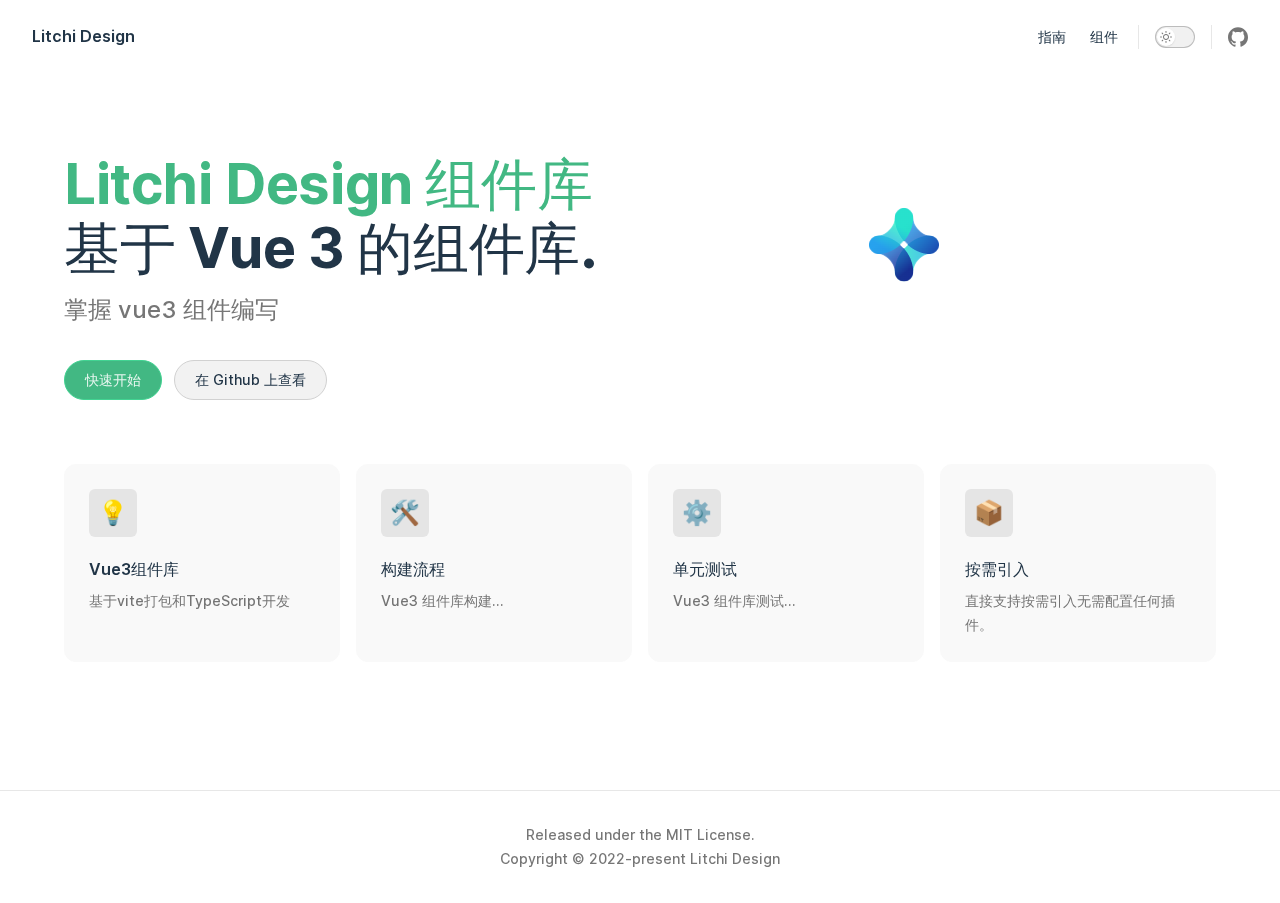
<file: index.html>
<!DOCTYPE html>
<html lang="en-US">
  <head>
    <meta charset="utf-8">
    <meta name="viewport" content="width=device-width,initial-scale=1">
    <title>Litchi Design | Litchi Design</title>
    <meta name="description" content="Mobile terminal style component library based on Vue 3.">
    <link rel="stylesheet" href="/assets/style.ff80c90f.css">
    <link rel="modulepreload" href="/assets/app.1ba75b0d.js">
    <link rel="modulepreload" href="/assets/index.md.83a5aa26.lean.js">
    
    <link rel="icon" href="/favicon.ico">
  <script id="check-dark-light">(()=>{const e=localStorage.getItem("vitepress-theme-appearance"),a=window.matchMedia("(prefers-color-scheme: dark)").matches;(!e||e==="auto"?a:e==="dark")&&document.documentElement.classList.add("dark")})();</script>
  </head>
  <body>
    <div id="app"><div class="Layout" data-v-fdddad3c><!--[--><!--]--><!--[--><span tabindex="-1" data-v-ce3d6a43></span><a href="#VPContent" class="VPSkipLink visually-hidden" data-v-ce3d6a43> Skip to content </a><!--]--><!----><header class="VPNav no-sidebar" data-v-fdddad3c data-v-d52a40ba><div class="VPNavBar" data-v-d52a40ba data-v-3e99a641><div class="container" data-v-3e99a641><div class="VPNavBarTitle" data-v-3e99a641 data-v-57b7cc9a><a class="title" href="/" data-v-57b7cc9a><!--[--><!--]--><!----><!--[-->Litchi Design<!--]--><!--[--><!--]--></a></div><div class="content" data-v-3e99a641><!--[--><!--]--><!----><nav aria-labelledby="main-nav-aria-label" class="VPNavBarMenu menu" data-v-3e99a641 data-v-8388cd8d><span id="main-nav-aria-label" class="visually-hidden" data-v-8388cd8d>Main Navigation</span><!--[--><!--[--><a class="VPLink link VPNavBarMenuLink" href="/guide/installation.html" data-v-8388cd8d data-v-f1b85670 data-v-403bf0c0><!--[-->指南<!--]--><!----></a><!--]--><!--[--><a class="VPLink link VPNavBarMenuLink" href="/examples/button.html" data-v-8388cd8d data-v-f1b85670 data-v-403bf0c0><!--[-->组件<!--]--><!----></a><!--]--><!--]--></nav><!----><div class="VPNavBarAppearance appearance" data-v-3e99a641 data-v-b16ca639><button class="VPSwitch VPSwitchAppearance" type="button" role="switch" aria-label="toggle dark mode" aria-checked="false" data-v-b16ca639 data-v-f78b8163 data-v-dc405263><span class="check" data-v-dc405263><span class="icon" data-v-dc405263><!--[--><svg xmlns="http://www.w3.org/2000/svg" aria-hidden="true" focusable="false" viewbox="0 0 24 24" class="sun" data-v-f78b8163><path d="M12,18c-3.3,0-6-2.7-6-6s2.7-6,6-6s6,2.7,6,6S15.3,18,12,18zM12,8c-2.2,0-4,1.8-4,4c0,2.2,1.8,4,4,4c2.2,0,4-1.8,4-4C16,9.8,14.2,8,12,8z"></path><path d="M12,4c-0.6,0-1-0.4-1-1V1c0-0.6,0.4-1,1-1s1,0.4,1,1v2C13,3.6,12.6,4,12,4z"></path><path d="M12,24c-0.6,0-1-0.4-1-1v-2c0-0.6,0.4-1,1-1s1,0.4,1,1v2C13,23.6,12.6,24,12,24z"></path><path d="M5.6,6.6c-0.3,0-0.5-0.1-0.7-0.3L3.5,4.9c-0.4-0.4-0.4-1,0-1.4s1-0.4,1.4,0l1.4,1.4c0.4,0.4,0.4,1,0,1.4C6.2,6.5,5.9,6.6,5.6,6.6z"></path><path d="M19.8,20.8c-0.3,0-0.5-0.1-0.7-0.3l-1.4-1.4c-0.4-0.4-0.4-1,0-1.4s1-0.4,1.4,0l1.4,1.4c0.4,0.4,0.4,1,0,1.4C20.3,20.7,20,20.8,19.8,20.8z"></path><path d="M3,13H1c-0.6,0-1-0.4-1-1s0.4-1,1-1h2c0.6,0,1,0.4,1,1S3.6,13,3,13z"></path><path d="M23,13h-2c-0.6,0-1-0.4-1-1s0.4-1,1-1h2c0.6,0,1,0.4,1,1S23.6,13,23,13z"></path><path d="M4.2,20.8c-0.3,0-0.5-0.1-0.7-0.3c-0.4-0.4-0.4-1,0-1.4l1.4-1.4c0.4-0.4,1-0.4,1.4,0s0.4,1,0,1.4l-1.4,1.4C4.7,20.7,4.5,20.8,4.2,20.8z"></path><path d="M18.4,6.6c-0.3,0-0.5-0.1-0.7-0.3c-0.4-0.4-0.4-1,0-1.4l1.4-1.4c0.4-0.4,1-0.4,1.4,0s0.4,1,0,1.4l-1.4,1.4C18.9,6.5,18.6,6.6,18.4,6.6z"></path></svg><svg xmlns="http://www.w3.org/2000/svg" aria-hidden="true" focusable="false" viewbox="0 0 24 24" class="moon" data-v-f78b8163><path d="M12.1,22c-0.3,0-0.6,0-0.9,0c-5.5-0.5-9.5-5.4-9-10.9c0.4-4.8,4.2-8.6,9-9c0.4,0,0.8,0.2,1,0.5c0.2,0.3,0.2,0.8-0.1,1.1c-2,2.7-1.4,6.4,1.3,8.4c2.1,1.6,5,1.6,7.1,0c0.3-0.2,0.7-0.3,1.1-0.1c0.3,0.2,0.5,0.6,0.5,1c-0.2,2.7-1.5,5.1-3.6,6.8C16.6,21.2,14.4,22,12.1,22zM9.3,4.4c-2.9,1-5,3.6-5.2,6.8c-0.4,4.4,2.8,8.3,7.2,8.7c2.1,0.2,4.2-0.4,5.8-1.8c1.1-0.9,1.9-2.1,2.4-3.4c-2.5,0.9-5.3,0.5-7.5-1.1C9.2,11.4,8.1,7.7,9.3,4.4z"></path></svg><!--]--></span></span></button></div><div class="VPSocialLinks VPNavBarSocialLinks social-links" data-v-3e99a641 data-v-e612aba0 data-v-b1a0fd7f><!--[--><a class="VPSocialLink" href="https://github.com/litchi-design/litchi-design" target="_blank" rel="noopener" data-v-b1a0fd7f data-v-98092791><svg role="img" viewBox="0 0 24 24" xmlns="http://www.w3.org/2000/svg"><title>GitHub</title><path d="M12 .297c-6.63 0-12 5.373-12 12 0 5.303 3.438 9.8 8.205 11.385.6.113.82-.258.82-.577 0-.285-.01-1.04-.015-2.04-3.338.724-4.042-1.61-4.042-1.61C4.422 18.07 3.633 17.7 3.633 17.7c-1.087-.744.084-.729.084-.729 1.205.084 1.838 1.236 1.838 1.236 1.07 1.835 2.809 1.305 3.495.998.108-.776.417-1.305.76-1.605-2.665-.3-5.466-1.332-5.466-5.93 0-1.31.465-2.38 1.235-3.22-.135-.303-.54-1.523.105-3.176 0 0 1.005-.322 3.3 1.23.96-.267 1.98-.399 3-.405 1.02.006 2.04.138 3 .405 2.28-1.552 3.285-1.23 3.285-1.23.645 1.653.24 2.873.12 3.176.765.84 1.23 1.91 1.23 3.22 0 4.61-2.805 5.625-5.475 5.92.42.36.81 1.096.81 2.22 0 1.606-.015 2.896-.015 3.286 0 .315.21.69.825.57C20.565 22.092 24 17.592 24 12.297c0-6.627-5.373-12-12-12"/></svg></a><!--]--></div><div class="VPFlyout VPNavBarExtra extra" data-v-3e99a641 data-v-2e7037c6 data-v-29eed246><button type="button" class="button" aria-haspopup="true" aria-expanded="false" aria-label="extra navigation" data-v-29eed246><svg xmlns="http://www.w3.org/2000/svg" aria-hidden="true" focusable="false" viewbox="0 0 24 24" class="icon" data-v-29eed246><circle cx="12" cy="12" r="2"></circle><circle cx="19" cy="12" r="2"></circle><circle cx="5" cy="12" r="2"></circle></svg></button><div class="menu" data-v-29eed246><div class="VPMenu" data-v-29eed246 data-v-76fc5db0><!----><!--[--><!--[--><!----><div class="group" data-v-2e7037c6><div class="item appearance" data-v-2e7037c6><p class="label" data-v-2e7037c6>Appearance</p><div class="appearance-action" data-v-2e7037c6><button class="VPSwitch VPSwitchAppearance" type="button" role="switch" aria-label="toggle dark mode" aria-checked="false" data-v-2e7037c6 data-v-f78b8163 data-v-dc405263><span class="check" data-v-dc405263><span class="icon" data-v-dc405263><!--[--><svg xmlns="http://www.w3.org/2000/svg" aria-hidden="true" focusable="false" viewbox="0 0 24 24" class="sun" data-v-f78b8163><path d="M12,18c-3.3,0-6-2.7-6-6s2.7-6,6-6s6,2.7,6,6S15.3,18,12,18zM12,8c-2.2,0-4,1.8-4,4c0,2.2,1.8,4,4,4c2.2,0,4-1.8,4-4C16,9.8,14.2,8,12,8z"></path><path d="M12,4c-0.6,0-1-0.4-1-1V1c0-0.6,0.4-1,1-1s1,0.4,1,1v2C13,3.6,12.6,4,12,4z"></path><path d="M12,24c-0.6,0-1-0.4-1-1v-2c0-0.6,0.4-1,1-1s1,0.4,1,1v2C13,23.6,12.6,24,12,24z"></path><path d="M5.6,6.6c-0.3,0-0.5-0.1-0.7-0.3L3.5,4.9c-0.4-0.4-0.4-1,0-1.4s1-0.4,1.4,0l1.4,1.4c0.4,0.4,0.4,1,0,1.4C6.2,6.5,5.9,6.6,5.6,6.6z"></path><path d="M19.8,20.8c-0.3,0-0.5-0.1-0.7-0.3l-1.4-1.4c-0.4-0.4-0.4-1,0-1.4s1-0.4,1.4,0l1.4,1.4c0.4,0.4,0.4,1,0,1.4C20.3,20.7,20,20.8,19.8,20.8z"></path><path d="M3,13H1c-0.6,0-1-0.4-1-1s0.4-1,1-1h2c0.6,0,1,0.4,1,1S3.6,13,3,13z"></path><path d="M23,13h-2c-0.6,0-1-0.4-1-1s0.4-1,1-1h2c0.6,0,1,0.4,1,1S23.6,13,23,13z"></path><path d="M4.2,20.8c-0.3,0-0.5-0.1-0.7-0.3c-0.4-0.4-0.4-1,0-1.4l1.4-1.4c0.4-0.4,1-0.4,1.4,0s0.4,1,0,1.4l-1.4,1.4C4.7,20.7,4.5,20.8,4.2,20.8z"></path><path d="M18.4,6.6c-0.3,0-0.5-0.1-0.7-0.3c-0.4-0.4-0.4-1,0-1.4l1.4-1.4c0.4-0.4,1-0.4,1.4,0s0.4,1,0,1.4l-1.4,1.4C18.9,6.5,18.6,6.6,18.4,6.6z"></path></svg><svg xmlns="http://www.w3.org/2000/svg" aria-hidden="true" focusable="false" viewbox="0 0 24 24" class="moon" data-v-f78b8163><path d="M12.1,22c-0.3,0-0.6,0-0.9,0c-5.5-0.5-9.5-5.4-9-10.9c0.4-4.8,4.2-8.6,9-9c0.4,0,0.8,0.2,1,0.5c0.2,0.3,0.2,0.8-0.1,1.1c-2,2.7-1.4,6.4,1.3,8.4c2.1,1.6,5,1.6,7.1,0c0.3-0.2,0.7-0.3,1.1-0.1c0.3,0.2,0.5,0.6,0.5,1c-0.2,2.7-1.5,5.1-3.6,6.8C16.6,21.2,14.4,22,12.1,22zM9.3,4.4c-2.9,1-5,3.6-5.2,6.8c-0.4,4.4,2.8,8.3,7.2,8.7c2.1,0.2,4.2-0.4,5.8-1.8c1.1-0.9,1.9-2.1,2.4-3.4c-2.5,0.9-5.3,0.5-7.5-1.1C9.2,11.4,8.1,7.7,9.3,4.4z"></path></svg><!--]--></span></span></button></div></div></div><div class="group" data-v-2e7037c6><div class="item social-links" data-v-2e7037c6><div class="VPSocialLinks social-links-list" data-v-2e7037c6 data-v-b1a0fd7f><!--[--><a class="VPSocialLink" href="https://github.com/litchi-design/litchi-design" target="_blank" rel="noopener" data-v-b1a0fd7f data-v-98092791><svg role="img" viewBox="0 0 24 24" xmlns="http://www.w3.org/2000/svg"><title>GitHub</title><path d="M12 .297c-6.63 0-12 5.373-12 12 0 5.303 3.438 9.8 8.205 11.385.6.113.82-.258.82-.577 0-.285-.01-1.04-.015-2.04-3.338.724-4.042-1.61-4.042-1.61C4.422 18.07 3.633 17.7 3.633 17.7c-1.087-.744.084-.729.084-.729 1.205.084 1.838 1.236 1.838 1.236 1.07 1.835 2.809 1.305 3.495.998.108-.776.417-1.305.76-1.605-2.665-.3-5.466-1.332-5.466-5.93 0-1.31.465-2.38 1.235-3.22-.135-.303-.54-1.523.105-3.176 0 0 1.005-.322 3.3 1.23.96-.267 1.98-.399 3-.405 1.02.006 2.04.138 3 .405 2.28-1.552 3.285-1.23 3.285-1.23.645 1.653.24 2.873.12 3.176.765.84 1.23 1.91 1.23 3.22 0 4.61-2.805 5.625-5.475 5.92.42.36.81 1.096.81 2.22 0 1.606-.015 2.896-.015 3.286 0 .315.21.69.825.57C20.565 22.092 24 17.592 24 12.297c0-6.627-5.373-12-12-12"/></svg></a><!--]--></div></div></div><!--]--><!--]--></div></div></div><!--[--><!--]--><button type="button" class="VPNavBarHamburger hamburger" aria-label="mobile navigation" aria-expanded="false" aria-controls="VPNavScreen" data-v-3e99a641 data-v-bde53316><span class="container" data-v-bde53316><span class="top" data-v-bde53316></span><span class="middle" data-v-bde53316></span><span class="bottom" data-v-bde53316></span></span></button></div></div></div><!----></header><!----><!----><div class="VPContent is-home" id="VPContent" data-v-fdddad3c data-v-95e4d9f6><div class="VPHome" data-v-95e4d9f6 data-v-903f4cef><!--[--><!--]--><div class="VPHero has-image VPHomeHero" data-v-903f4cef data-v-48b67753><div class="container" data-v-48b67753><div class="main" data-v-48b67753><h1 class="name" data-v-48b67753><span class="clip" data-v-48b67753>Litchi Design 组件库</span></h1><p class="text" data-v-48b67753>基于 Vue 3 的组件库.</p><p class="tagline" data-v-48b67753>掌握 vue3 组件编写</p><div class="actions" data-v-48b67753><!--[--><div class="action" data-v-48b67753><a class="VPButton medium brand" href="/guide/quickstart.html" data-v-48b67753 data-v-767fe131>快速开始</a></div><div class="action" data-v-48b67753><a class="VPButton medium alt" href="https://github.com/litchi-design/litchi-design" target="_blank" rel="noreferrer" data-v-48b67753 data-v-767fe131>在 Github 上查看</a></div><!--]--></div></div><div class="image" data-v-48b67753><div class="image-container" data-v-48b67753><div class="image-bg" data-v-48b67753></div><!--[--><img class="VPImage image-src" src="/logo.png" alt data-v-8b0a82ec><!--]--></div></div></div></div><!--[--><!--]--><!--[--><!--]--><div class="VPFeatures VPHomeFeatures" data-v-903f4cef data-v-2720d783><div class="container" data-v-2720d783><div class="items" data-v-2720d783><!--[--><div class="grid-4 item" data-v-2720d783><article class="VPFeature" data-v-2720d783 data-v-94517f39><div class="icon" data-v-94517f39>💡</div><h2 class="title" data-v-94517f39>Vue3组件库</h2><p class="details" data-v-94517f39>基于vite打包和TypeScript开发</p></article></div><div class="grid-4 item" data-v-2720d783><article class="VPFeature" data-v-2720d783 data-v-94517f39><div class="icon" data-v-94517f39>🛠️</div><h2 class="title" data-v-94517f39>构建流程</h2><p class="details" data-v-94517f39>Vue3 组件库构建...</p></article></div><div class="grid-4 item" data-v-2720d783><article class="VPFeature" data-v-2720d783 data-v-94517f39><div class="icon" data-v-94517f39>⚙️</div><h2 class="title" data-v-94517f39>单元测试</h2><p class="details" data-v-94517f39>Vue3 组件库测试...</p></article></div><div class="grid-4 item" data-v-2720d783><article class="VPFeature" data-v-2720d783 data-v-94517f39><div class="icon" data-v-94517f39>📦</div><h2 class="title" data-v-94517f39>按需引入</h2><p class="details" data-v-94517f39>直接支持按需引入无需配置任何插件。</p></article></div><!--]--></div></div></div><!--[--><!--]--><div style="position:relative;" data-v-903f4cef><div></div></div></div></div><footer class="VPFooter" data-v-fdddad3c data-v-21df4100><div class="container" data-v-21df4100><p class="message" data-v-21df4100>Released under the MIT License.</p><p class="copyright" data-v-21df4100>Copyright © 2022-present Litchi Design</p></div></footer><!--[--><!--]--></div></div>
    <script>__VP_HASH_MAP__ = JSON.parse("{\"examples_button.md\":\"96d4051e\",\"examples_icon.md\":\"67ea27e1\",\"guide_installation.md\":\"26a72eac\",\"guide_quickstart.md\":\"8fd2a568\",\"index.md\":\"83a5aa26\"}")</script>
    <script type="module" async src="/assets/app.1ba75b0d.js"></script>
    
  </body>
</html>
</file>
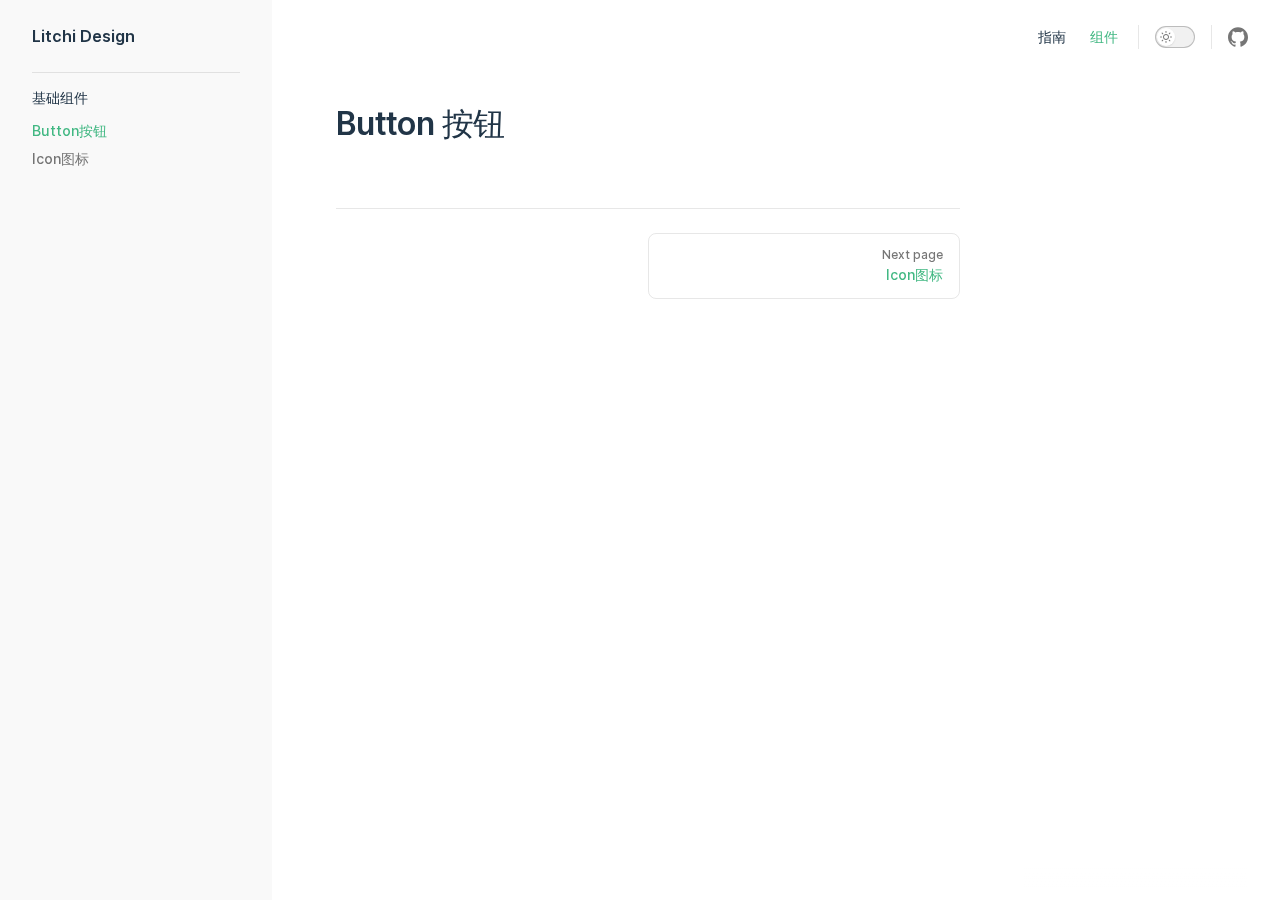
<file: examples/button.html>
<!DOCTYPE html>
<html lang="en-US">
  <head>
    <meta charset="utf-8">
    <meta name="viewport" content="width=device-width,initial-scale=1">
    <title>Button 按钮 | Litchi Design</title>
    <meta name="description" content="Mobile terminal style component library based on Vue 3.">
    <link rel="stylesheet" href="/assets/style.ff80c90f.css">
    <link rel="modulepreload" href="/assets/app.1ba75b0d.js">
    <link rel="modulepreload" href="/assets/examples_button.md.96d4051e.lean.js">
    
    <link rel="icon" href="/favicon.ico">
  <script id="check-dark-light">(()=>{const e=localStorage.getItem("vitepress-theme-appearance"),a=window.matchMedia("(prefers-color-scheme: dark)").matches;(!e||e==="auto"?a:e==="dark")&&document.documentElement.classList.add("dark")})();</script>
  </head>
  <body>
    <div id="app"><div class="Layout" data-v-fdddad3c><!--[--><!--]--><!--[--><span tabindex="-1" data-v-ce3d6a43></span><a href="#VPContent" class="VPSkipLink visually-hidden" data-v-ce3d6a43> Skip to content </a><!--]--><!----><header class="VPNav" data-v-fdddad3c data-v-d52a40ba><div class="VPNavBar has-sidebar" data-v-d52a40ba data-v-3e99a641><div class="container" data-v-3e99a641><div class="VPNavBarTitle has-sidebar" data-v-3e99a641 data-v-57b7cc9a><a class="title" href="/" data-v-57b7cc9a><!--[--><!--]--><!----><!--[-->Litchi Design<!--]--><!--[--><!--]--></a></div><div class="content" data-v-3e99a641><!--[--><!--]--><!----><nav aria-labelledby="main-nav-aria-label" class="VPNavBarMenu menu" data-v-3e99a641 data-v-8388cd8d><span id="main-nav-aria-label" class="visually-hidden" data-v-8388cd8d>Main Navigation</span><!--[--><!--[--><a class="VPLink link VPNavBarMenuLink" href="/guide/installation.html" data-v-8388cd8d data-v-f1b85670 data-v-403bf0c0><!--[-->指南<!--]--><!----></a><!--]--><!--[--><a class="VPLink link VPNavBarMenuLink active" href="/examples/button.html" data-v-8388cd8d data-v-f1b85670 data-v-403bf0c0><!--[-->组件<!--]--><!----></a><!--]--><!--]--></nav><!----><div class="VPNavBarAppearance appearance" data-v-3e99a641 data-v-b16ca639><button class="VPSwitch VPSwitchAppearance" type="button" role="switch" aria-label="toggle dark mode" aria-checked="false" data-v-b16ca639 data-v-f78b8163 data-v-dc405263><span class="check" data-v-dc405263><span class="icon" data-v-dc405263><!--[--><svg xmlns="http://www.w3.org/2000/svg" aria-hidden="true" focusable="false" viewbox="0 0 24 24" class="sun" data-v-f78b8163><path d="M12,18c-3.3,0-6-2.7-6-6s2.7-6,6-6s6,2.7,6,6S15.3,18,12,18zM12,8c-2.2,0-4,1.8-4,4c0,2.2,1.8,4,4,4c2.2,0,4-1.8,4-4C16,9.8,14.2,8,12,8z"></path><path d="M12,4c-0.6,0-1-0.4-1-1V1c0-0.6,0.4-1,1-1s1,0.4,1,1v2C13,3.6,12.6,4,12,4z"></path><path d="M12,24c-0.6,0-1-0.4-1-1v-2c0-0.6,0.4-1,1-1s1,0.4,1,1v2C13,23.6,12.6,24,12,24z"></path><path d="M5.6,6.6c-0.3,0-0.5-0.1-0.7-0.3L3.5,4.9c-0.4-0.4-0.4-1,0-1.4s1-0.4,1.4,0l1.4,1.4c0.4,0.4,0.4,1,0,1.4C6.2,6.5,5.9,6.6,5.6,6.6z"></path><path d="M19.8,20.8c-0.3,0-0.5-0.1-0.7-0.3l-1.4-1.4c-0.4-0.4-0.4-1,0-1.4s1-0.4,1.4,0l1.4,1.4c0.4,0.4,0.4,1,0,1.4C20.3,20.7,20,20.8,19.8,20.8z"></path><path d="M3,13H1c-0.6,0-1-0.4-1-1s0.4-1,1-1h2c0.6,0,1,0.4,1,1S3.6,13,3,13z"></path><path d="M23,13h-2c-0.6,0-1-0.4-1-1s0.4-1,1-1h2c0.6,0,1,0.4,1,1S23.6,13,23,13z"></path><path d="M4.2,20.8c-0.3,0-0.5-0.1-0.7-0.3c-0.4-0.4-0.4-1,0-1.4l1.4-1.4c0.4-0.4,1-0.4,1.4,0s0.4,1,0,1.4l-1.4,1.4C4.7,20.7,4.5,20.8,4.2,20.8z"></path><path d="M18.4,6.6c-0.3,0-0.5-0.1-0.7-0.3c-0.4-0.4-0.4-1,0-1.4l1.4-1.4c0.4-0.4,1-0.4,1.4,0s0.4,1,0,1.4l-1.4,1.4C18.9,6.5,18.6,6.6,18.4,6.6z"></path></svg><svg xmlns="http://www.w3.org/2000/svg" aria-hidden="true" focusable="false" viewbox="0 0 24 24" class="moon" data-v-f78b8163><path d="M12.1,22c-0.3,0-0.6,0-0.9,0c-5.5-0.5-9.5-5.4-9-10.9c0.4-4.8,4.2-8.6,9-9c0.4,0,0.8,0.2,1,0.5c0.2,0.3,0.2,0.8-0.1,1.1c-2,2.7-1.4,6.4,1.3,8.4c2.1,1.6,5,1.6,7.1,0c0.3-0.2,0.7-0.3,1.1-0.1c0.3,0.2,0.5,0.6,0.5,1c-0.2,2.7-1.5,5.1-3.6,6.8C16.6,21.2,14.4,22,12.1,22zM9.3,4.4c-2.9,1-5,3.6-5.2,6.8c-0.4,4.4,2.8,8.3,7.2,8.7c2.1,0.2,4.2-0.4,5.8-1.8c1.1-0.9,1.9-2.1,2.4-3.4c-2.5,0.9-5.3,0.5-7.5-1.1C9.2,11.4,8.1,7.7,9.3,4.4z"></path></svg><!--]--></span></span></button></div><div class="VPSocialLinks VPNavBarSocialLinks social-links" data-v-3e99a641 data-v-e612aba0 data-v-b1a0fd7f><!--[--><a class="VPSocialLink" href="https://github.com/litchi-design/litchi-design" target="_blank" rel="noopener" data-v-b1a0fd7f data-v-98092791><svg role="img" viewBox="0 0 24 24" xmlns="http://www.w3.org/2000/svg"><title>GitHub</title><path d="M12 .297c-6.63 0-12 5.373-12 12 0 5.303 3.438 9.8 8.205 11.385.6.113.82-.258.82-.577 0-.285-.01-1.04-.015-2.04-3.338.724-4.042-1.61-4.042-1.61C4.422 18.07 3.633 17.7 3.633 17.7c-1.087-.744.084-.729.084-.729 1.205.084 1.838 1.236 1.838 1.236 1.07 1.835 2.809 1.305 3.495.998.108-.776.417-1.305.76-1.605-2.665-.3-5.466-1.332-5.466-5.93 0-1.31.465-2.38 1.235-3.22-.135-.303-.54-1.523.105-3.176 0 0 1.005-.322 3.3 1.23.96-.267 1.98-.399 3-.405 1.02.006 2.04.138 3 .405 2.28-1.552 3.285-1.23 3.285-1.23.645 1.653.24 2.873.12 3.176.765.84 1.23 1.91 1.23 3.22 0 4.61-2.805 5.625-5.475 5.92.42.36.81 1.096.81 2.22 0 1.606-.015 2.896-.015 3.286 0 .315.21.69.825.57C20.565 22.092 24 17.592 24 12.297c0-6.627-5.373-12-12-12"/></svg></a><!--]--></div><div class="VPFlyout VPNavBarExtra extra" data-v-3e99a641 data-v-2e7037c6 data-v-29eed246><button type="button" class="button" aria-haspopup="true" aria-expanded="false" aria-label="extra navigation" data-v-29eed246><svg xmlns="http://www.w3.org/2000/svg" aria-hidden="true" focusable="false" viewbox="0 0 24 24" class="icon" data-v-29eed246><circle cx="12" cy="12" r="2"></circle><circle cx="19" cy="12" r="2"></circle><circle cx="5" cy="12" r="2"></circle></svg></button><div class="menu" data-v-29eed246><div class="VPMenu" data-v-29eed246 data-v-76fc5db0><!----><!--[--><!--[--><!----><div class="group" data-v-2e7037c6><div class="item appearance" data-v-2e7037c6><p class="label" data-v-2e7037c6>Appearance</p><div class="appearance-action" data-v-2e7037c6><button class="VPSwitch VPSwitchAppearance" type="button" role="switch" aria-label="toggle dark mode" aria-checked="false" data-v-2e7037c6 data-v-f78b8163 data-v-dc405263><span class="check" data-v-dc405263><span class="icon" data-v-dc405263><!--[--><svg xmlns="http://www.w3.org/2000/svg" aria-hidden="true" focusable="false" viewbox="0 0 24 24" class="sun" data-v-f78b8163><path d="M12,18c-3.3,0-6-2.7-6-6s2.7-6,6-6s6,2.7,6,6S15.3,18,12,18zM12,8c-2.2,0-4,1.8-4,4c0,2.2,1.8,4,4,4c2.2,0,4-1.8,4-4C16,9.8,14.2,8,12,8z"></path><path d="M12,4c-0.6,0-1-0.4-1-1V1c0-0.6,0.4-1,1-1s1,0.4,1,1v2C13,3.6,12.6,4,12,4z"></path><path d="M12,24c-0.6,0-1-0.4-1-1v-2c0-0.6,0.4-1,1-1s1,0.4,1,1v2C13,23.6,12.6,24,12,24z"></path><path d="M5.6,6.6c-0.3,0-0.5-0.1-0.7-0.3L3.5,4.9c-0.4-0.4-0.4-1,0-1.4s1-0.4,1.4,0l1.4,1.4c0.4,0.4,0.4,1,0,1.4C6.2,6.5,5.9,6.6,5.6,6.6z"></path><path d="M19.8,20.8c-0.3,0-0.5-0.1-0.7-0.3l-1.4-1.4c-0.4-0.4-0.4-1,0-1.4s1-0.4,1.4,0l1.4,1.4c0.4,0.4,0.4,1,0,1.4C20.3,20.7,20,20.8,19.8,20.8z"></path><path d="M3,13H1c-0.6,0-1-0.4-1-1s0.4-1,1-1h2c0.6,0,1,0.4,1,1S3.6,13,3,13z"></path><path d="M23,13h-2c-0.6,0-1-0.4-1-1s0.4-1,1-1h2c0.6,0,1,0.4,1,1S23.6,13,23,13z"></path><path d="M4.2,20.8c-0.3,0-0.5-0.1-0.7-0.3c-0.4-0.4-0.4-1,0-1.4l1.4-1.4c0.4-0.4,1-0.4,1.4,0s0.4,1,0,1.4l-1.4,1.4C4.7,20.7,4.5,20.8,4.2,20.8z"></path><path d="M18.4,6.6c-0.3,0-0.5-0.1-0.7-0.3c-0.4-0.4-0.4-1,0-1.4l1.4-1.4c0.4-0.4,1-0.4,1.4,0s0.4,1,0,1.4l-1.4,1.4C18.9,6.5,18.6,6.6,18.4,6.6z"></path></svg><svg xmlns="http://www.w3.org/2000/svg" aria-hidden="true" focusable="false" viewbox="0 0 24 24" class="moon" data-v-f78b8163><path d="M12.1,22c-0.3,0-0.6,0-0.9,0c-5.5-0.5-9.5-5.4-9-10.9c0.4-4.8,4.2-8.6,9-9c0.4,0,0.8,0.2,1,0.5c0.2,0.3,0.2,0.8-0.1,1.1c-2,2.7-1.4,6.4,1.3,8.4c2.1,1.6,5,1.6,7.1,0c0.3-0.2,0.7-0.3,1.1-0.1c0.3,0.2,0.5,0.6,0.5,1c-0.2,2.7-1.5,5.1-3.6,6.8C16.6,21.2,14.4,22,12.1,22zM9.3,4.4c-2.9,1-5,3.6-5.2,6.8c-0.4,4.4,2.8,8.3,7.2,8.7c2.1,0.2,4.2-0.4,5.8-1.8c1.1-0.9,1.9-2.1,2.4-3.4c-2.5,0.9-5.3,0.5-7.5-1.1C9.2,11.4,8.1,7.7,9.3,4.4z"></path></svg><!--]--></span></span></button></div></div></div><div class="group" data-v-2e7037c6><div class="item social-links" data-v-2e7037c6><div class="VPSocialLinks social-links-list" data-v-2e7037c6 data-v-b1a0fd7f><!--[--><a class="VPSocialLink" href="https://github.com/litchi-design/litchi-design" target="_blank" rel="noopener" data-v-b1a0fd7f data-v-98092791><svg role="img" viewBox="0 0 24 24" xmlns="http://www.w3.org/2000/svg"><title>GitHub</title><path d="M12 .297c-6.63 0-12 5.373-12 12 0 5.303 3.438 9.8 8.205 11.385.6.113.82-.258.82-.577 0-.285-.01-1.04-.015-2.04-3.338.724-4.042-1.61-4.042-1.61C4.422 18.07 3.633 17.7 3.633 17.7c-1.087-.744.084-.729.084-.729 1.205.084 1.838 1.236 1.838 1.236 1.07 1.835 2.809 1.305 3.495.998.108-.776.417-1.305.76-1.605-2.665-.3-5.466-1.332-5.466-5.93 0-1.31.465-2.38 1.235-3.22-.135-.303-.54-1.523.105-3.176 0 0 1.005-.322 3.3 1.23.96-.267 1.98-.399 3-.405 1.02.006 2.04.138 3 .405 2.28-1.552 3.285-1.23 3.285-1.23.645 1.653.24 2.873.12 3.176.765.84 1.23 1.91 1.23 3.22 0 4.61-2.805 5.625-5.475 5.92.42.36.81 1.096.81 2.22 0 1.606-.015 2.896-.015 3.286 0 .315.21.69.825.57C20.565 22.092 24 17.592 24 12.297c0-6.627-5.373-12-12-12"/></svg></a><!--]--></div></div></div><!--]--><!--]--></div></div></div><!--[--><!--]--><button type="button" class="VPNavBarHamburger hamburger" aria-label="mobile navigation" aria-expanded="false" aria-controls="VPNavScreen" data-v-3e99a641 data-v-bde53316><span class="container" data-v-bde53316><span class="top" data-v-bde53316></span><span class="middle" data-v-bde53316></span><span class="bottom" data-v-bde53316></span></span></button></div></div></div><!----></header><div class="VPLocalNav" data-v-fdddad3c data-v-f1e1f125><button class="menu" aria-expanded="false" aria-controls="VPSidebarNav" data-v-f1e1f125><svg xmlns="http://www.w3.org/2000/svg" aria-hidden="true" focusable="false" viewbox="0 0 24 24" class="menu-icon" data-v-f1e1f125><path d="M17,11H3c-0.6,0-1-0.4-1-1s0.4-1,1-1h14c0.6,0,1,0.4,1,1S17.6,11,17,11z"></path><path d="M21,7H3C2.4,7,2,6.6,2,6s0.4-1,1-1h18c0.6,0,1,0.4,1,1S21.6,7,21,7z"></path><path d="M21,15H3c-0.6,0-1-0.4-1-1s0.4-1,1-1h18c0.6,0,1,0.4,1,1S21.6,15,21,15z"></path><path d="M17,19H3c-0.6,0-1-0.4-1-1s0.4-1,1-1h14c0.6,0,1,0.4,1,1S17.6,19,17,19z"></path></svg><span class="menu-text" data-v-f1e1f125>Menu</span></button><a class="top-link" href="#" data-v-f1e1f125> Return to top </a></div><aside class="VPSidebar" data-v-fdddad3c data-v-fc106029><nav class="nav" id="VPSidebarNav" aria-labelledby="sidebar-aria-label" tabindex="-1" data-v-fc106029><span class="visually-hidden" id="sidebar-aria-label" data-v-fc106029> Sidebar Navigation </span><!--[--><div class="group" data-v-fc106029><section class="VPSidebarGroup" data-v-fc106029 data-v-d479feb3><div class="title" data-v-d479feb3><h2 class="title-text" data-v-d479feb3>基础组件</h2><div class="action" data-v-d479feb3><svg xmlns="http://www.w3.org/2000/svg" xmlns:xlink="http://www.w3.org/1999/xlink" viewbox="0 0 24 24" class="icon minus" data-v-d479feb3><path d="M19,2H5C3.3,2,2,3.3,2,5v14c0,1.7,1.3,3,3,3h14c1.7,0,3-1.3,3-3V5C22,3.3,20.7,2,19,2zM20,19c0,0.6-0.4,1-1,1H5c-0.6,0-1-0.4-1-1V5c0-0.6,0.4-1,1-1h14c0.6,0,1,0.4,1,1V19z"></path><path d="M16,11H8c-0.6,0-1,0.4-1,1s0.4,1,1,1h8c0.6,0,1-0.4,1-1S16.6,11,16,11z"></path></svg><svg version="1.1" xmlns="http://www.w3.org/2000/svg" viewbox="0 0 24 24" class="icon plus" data-v-d479feb3><path d="M19,2H5C3.3,2,2,3.3,2,5v14c0,1.7,1.3,3,3,3h14c1.7,0,3-1.3,3-3V5C22,3.3,20.7,2,19,2z M20,19c0,0.6-0.4,1-1,1H5c-0.6,0-1-0.4-1-1V5c0-0.6,0.4-1,1-1h14c0.6,0,1,0.4,1,1V19z"></path><path d="M16,11h-3V8c0-0.6-0.4-1-1-1s-1,0.4-1,1v3H8c-0.6,0-1,0.4-1,1s0.4,1,1,1h3v3c0,0.6,0.4,1,1,1s1-0.4,1-1v-3h3c0.6,0,1-0.4,1-1S16.6,11,16,11z"></path></svg></div></div><div class="items" data-v-d479feb3><!--[--><!--[--><a class="VPLink link link active" href="/examples/button.html" style="padding-left:0px;" data-v-ebc89b59 data-v-403bf0c0><!--[--><span class="link-text" data-v-ebc89b59>Button按钮</span><!--]--><!----></a><!----><!--]--><!--[--><a class="VPLink link link" href="/examples/icon.html" style="padding-left:0px;" data-v-ebc89b59 data-v-403bf0c0><!--[--><span class="link-text" data-v-ebc89b59>Icon图标</span><!--]--><!----></a><!----><!--]--><!--]--></div></section></div><!--]--></nav></aside><div class="VPContent has-sidebar" id="VPContent" data-v-fdddad3c data-v-95e4d9f6><div class="VPDoc has-sidebar has-aside" data-v-95e4d9f6 data-v-e8d9b2a3><div class="container" data-v-e8d9b2a3><div class="aside" data-v-e8d9b2a3><div class="aside-curtain" data-v-e8d9b2a3></div><div class="aside-container" data-v-e8d9b2a3><div class="aside-content" data-v-e8d9b2a3><div class="VPDocAside" data-v-e8d9b2a3 data-v-2067666a><!--[--><!--]--><!--[--><!--]--><div class="VPDocAsideOutline" data-v-2067666a data-v-d777460b><div class="content" data-v-d777460b><div class="outline-marker" data-v-d777460b></div><div class="outline-title" data-v-d777460b>On this page</div><nav aria-labelledby="doc-outline-aria-label" data-v-d777460b><span class="visually-hidden" id="doc-outline-aria-label" data-v-d777460b> Table of Contents for current page </span><ul class="root" data-v-d777460b data-v-e20d6c52><!--[--><!--]--></ul></nav></div></div><!--[--><!--]--><div class="spacer" data-v-2067666a></div><!--[--><!--]--><!----><!--[--><!--]--><!--[--><!--]--></div></div></div></div><div class="content" data-v-e8d9b2a3><div class="content-container" data-v-e8d9b2a3><!--[--><!--]--><main class="main" data-v-e8d9b2a3><div style="position:relative;" class="vp-doc _examples_button" data-v-e8d9b2a3><div><h1 id="button-按钮" tabindex="-1">Button 按钮 <a class="header-anchor" href="#button-按钮" aria-hidden="true">#</a></h1></div></div></main><!--[--><!--]--><footer class="VPDocFooter" data-v-e8d9b2a3 data-v-f0ee76d4><!----><div class="prev-next" data-v-f0ee76d4><div class="pager" data-v-f0ee76d4><!----></div><div class="pager" data-v-f0ee76d4><a class="pager-link next" href="/examples/icon.html" data-v-f0ee76d4><span class="desc" data-v-f0ee76d4>Next page</span><span class="title" data-v-f0ee76d4>Icon图标</span></a></div></div></footer><!--[--><!--]--></div></div></div></div></div><footer class="VPFooter has-sidebar" data-v-fdddad3c data-v-21df4100><div class="container" data-v-21df4100><p class="message" data-v-21df4100>Released under the MIT License.</p><p class="copyright" data-v-21df4100>Copyright © 2022-present Litchi Design</p></div></footer><!--[--><!--]--></div></div>
    <script>__VP_HASH_MAP__ = JSON.parse("{\"examples_button.md\":\"96d4051e\",\"examples_icon.md\":\"67ea27e1\",\"guide_installation.md\":\"26a72eac\",\"guide_quickstart.md\":\"8fd2a568\",\"index.md\":\"83a5aa26\"}")</script>
    <script type="module" async src="/assets/app.1ba75b0d.js"></script>
    
  </body>
</html>
</file>
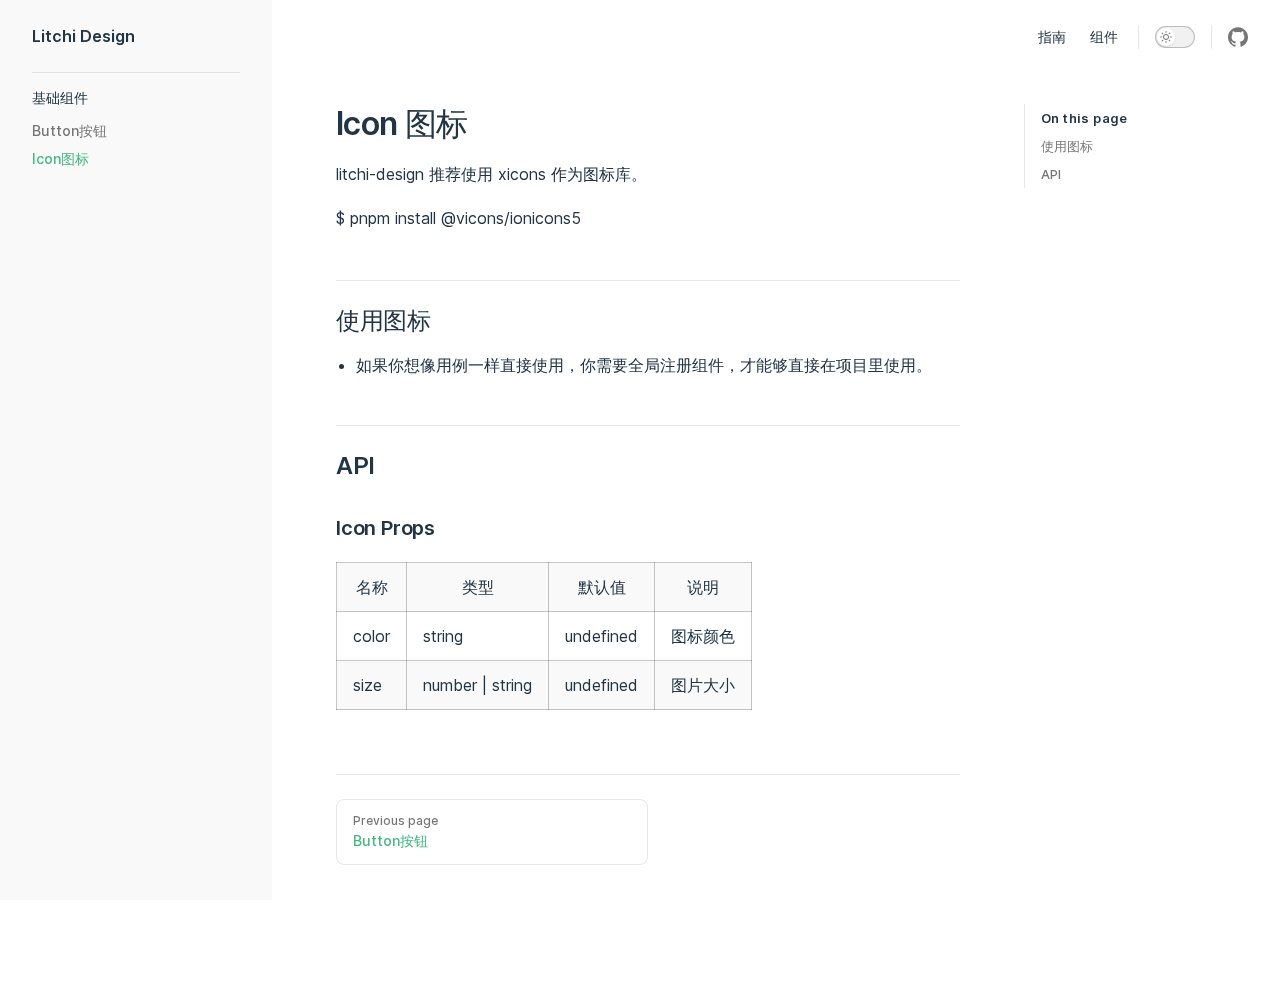
<file: examples/icon.html>
<!DOCTYPE html>
<html lang="en-US">
  <head>
    <meta charset="utf-8">
    <meta name="viewport" content="width=device-width,initial-scale=1">
    <title>Icon 图标 | Litchi Design</title>
    <meta name="description" content="Mobile terminal style component library based on Vue 3.">
    <link rel="stylesheet" href="/assets/style.ff80c90f.css">
    <link rel="modulepreload" href="/assets/app.1ba75b0d.js">
    <link rel="modulepreload" href="/assets/examples_icon.md.67ea27e1.lean.js">
    
    <link rel="icon" href="/favicon.ico">
  <script id="check-dark-light">(()=>{const e=localStorage.getItem("vitepress-theme-appearance"),a=window.matchMedia("(prefers-color-scheme: dark)").matches;(!e||e==="auto"?a:e==="dark")&&document.documentElement.classList.add("dark")})();</script>
  </head>
  <body>
    <div id="app"><div class="Layout" data-v-fdddad3c><!--[--><!--]--><!--[--><span tabindex="-1" data-v-ce3d6a43></span><a href="#VPContent" class="VPSkipLink visually-hidden" data-v-ce3d6a43> Skip to content </a><!--]--><!----><header class="VPNav" data-v-fdddad3c data-v-d52a40ba><div class="VPNavBar has-sidebar" data-v-d52a40ba data-v-3e99a641><div class="container" data-v-3e99a641><div class="VPNavBarTitle has-sidebar" data-v-3e99a641 data-v-57b7cc9a><a class="title" href="/" data-v-57b7cc9a><!--[--><!--]--><!----><!--[-->Litchi Design<!--]--><!--[--><!--]--></a></div><div class="content" data-v-3e99a641><!--[--><!--]--><!----><nav aria-labelledby="main-nav-aria-label" class="VPNavBarMenu menu" data-v-3e99a641 data-v-8388cd8d><span id="main-nav-aria-label" class="visually-hidden" data-v-8388cd8d>Main Navigation</span><!--[--><!--[--><a class="VPLink link VPNavBarMenuLink" href="/guide/installation.html" data-v-8388cd8d data-v-f1b85670 data-v-403bf0c0><!--[-->指南<!--]--><!----></a><!--]--><!--[--><a class="VPLink link VPNavBarMenuLink" href="/examples/button.html" data-v-8388cd8d data-v-f1b85670 data-v-403bf0c0><!--[-->组件<!--]--><!----></a><!--]--><!--]--></nav><!----><div class="VPNavBarAppearance appearance" data-v-3e99a641 data-v-b16ca639><button class="VPSwitch VPSwitchAppearance" type="button" role="switch" aria-label="toggle dark mode" aria-checked="false" data-v-b16ca639 data-v-f78b8163 data-v-dc405263><span class="check" data-v-dc405263><span class="icon" data-v-dc405263><!--[--><svg xmlns="http://www.w3.org/2000/svg" aria-hidden="true" focusable="false" viewbox="0 0 24 24" class="sun" data-v-f78b8163><path d="M12,18c-3.3,0-6-2.7-6-6s2.7-6,6-6s6,2.7,6,6S15.3,18,12,18zM12,8c-2.2,0-4,1.8-4,4c0,2.2,1.8,4,4,4c2.2,0,4-1.8,4-4C16,9.8,14.2,8,12,8z"></path><path d="M12,4c-0.6,0-1-0.4-1-1V1c0-0.6,0.4-1,1-1s1,0.4,1,1v2C13,3.6,12.6,4,12,4z"></path><path d="M12,24c-0.6,0-1-0.4-1-1v-2c0-0.6,0.4-1,1-1s1,0.4,1,1v2C13,23.6,12.6,24,12,24z"></path><path d="M5.6,6.6c-0.3,0-0.5-0.1-0.7-0.3L3.5,4.9c-0.4-0.4-0.4-1,0-1.4s1-0.4,1.4,0l1.4,1.4c0.4,0.4,0.4,1,0,1.4C6.2,6.5,5.9,6.6,5.6,6.6z"></path><path d="M19.8,20.8c-0.3,0-0.5-0.1-0.7-0.3l-1.4-1.4c-0.4-0.4-0.4-1,0-1.4s1-0.4,1.4,0l1.4,1.4c0.4,0.4,0.4,1,0,1.4C20.3,20.7,20,20.8,19.8,20.8z"></path><path d="M3,13H1c-0.6,0-1-0.4-1-1s0.4-1,1-1h2c0.6,0,1,0.4,1,1S3.6,13,3,13z"></path><path d="M23,13h-2c-0.6,0-1-0.4-1-1s0.4-1,1-1h2c0.6,0,1,0.4,1,1S23.6,13,23,13z"></path><path d="M4.2,20.8c-0.3,0-0.5-0.1-0.7-0.3c-0.4-0.4-0.4-1,0-1.4l1.4-1.4c0.4-0.4,1-0.4,1.4,0s0.4,1,0,1.4l-1.4,1.4C4.7,20.7,4.5,20.8,4.2,20.8z"></path><path d="M18.4,6.6c-0.3,0-0.5-0.1-0.7-0.3c-0.4-0.4-0.4-1,0-1.4l1.4-1.4c0.4-0.4,1-0.4,1.4,0s0.4,1,0,1.4l-1.4,1.4C18.9,6.5,18.6,6.6,18.4,6.6z"></path></svg><svg xmlns="http://www.w3.org/2000/svg" aria-hidden="true" focusable="false" viewbox="0 0 24 24" class="moon" data-v-f78b8163><path d="M12.1,22c-0.3,0-0.6,0-0.9,0c-5.5-0.5-9.5-5.4-9-10.9c0.4-4.8,4.2-8.6,9-9c0.4,0,0.8,0.2,1,0.5c0.2,0.3,0.2,0.8-0.1,1.1c-2,2.7-1.4,6.4,1.3,8.4c2.1,1.6,5,1.6,7.1,0c0.3-0.2,0.7-0.3,1.1-0.1c0.3,0.2,0.5,0.6,0.5,1c-0.2,2.7-1.5,5.1-3.6,6.8C16.6,21.2,14.4,22,12.1,22zM9.3,4.4c-2.9,1-5,3.6-5.2,6.8c-0.4,4.4,2.8,8.3,7.2,8.7c2.1,0.2,4.2-0.4,5.8-1.8c1.1-0.9,1.9-2.1,2.4-3.4c-2.5,0.9-5.3,0.5-7.5-1.1C9.2,11.4,8.1,7.7,9.3,4.4z"></path></svg><!--]--></span></span></button></div><div class="VPSocialLinks VPNavBarSocialLinks social-links" data-v-3e99a641 data-v-e612aba0 data-v-b1a0fd7f><!--[--><a class="VPSocialLink" href="https://github.com/litchi-design/litchi-design" target="_blank" rel="noopener" data-v-b1a0fd7f data-v-98092791><svg role="img" viewBox="0 0 24 24" xmlns="http://www.w3.org/2000/svg"><title>GitHub</title><path d="M12 .297c-6.63 0-12 5.373-12 12 0 5.303 3.438 9.8 8.205 11.385.6.113.82-.258.82-.577 0-.285-.01-1.04-.015-2.04-3.338.724-4.042-1.61-4.042-1.61C4.422 18.07 3.633 17.7 3.633 17.7c-1.087-.744.084-.729.084-.729 1.205.084 1.838 1.236 1.838 1.236 1.07 1.835 2.809 1.305 3.495.998.108-.776.417-1.305.76-1.605-2.665-.3-5.466-1.332-5.466-5.93 0-1.31.465-2.38 1.235-3.22-.135-.303-.54-1.523.105-3.176 0 0 1.005-.322 3.3 1.23.96-.267 1.98-.399 3-.405 1.02.006 2.04.138 3 .405 2.28-1.552 3.285-1.23 3.285-1.23.645 1.653.24 2.873.12 3.176.765.84 1.23 1.91 1.23 3.22 0 4.61-2.805 5.625-5.475 5.92.42.36.81 1.096.81 2.22 0 1.606-.015 2.896-.015 3.286 0 .315.21.69.825.57C20.565 22.092 24 17.592 24 12.297c0-6.627-5.373-12-12-12"/></svg></a><!--]--></div><div class="VPFlyout VPNavBarExtra extra" data-v-3e99a641 data-v-2e7037c6 data-v-29eed246><button type="button" class="button" aria-haspopup="true" aria-expanded="false" aria-label="extra navigation" data-v-29eed246><svg xmlns="http://www.w3.org/2000/svg" aria-hidden="true" focusable="false" viewbox="0 0 24 24" class="icon" data-v-29eed246><circle cx="12" cy="12" r="2"></circle><circle cx="19" cy="12" r="2"></circle><circle cx="5" cy="12" r="2"></circle></svg></button><div class="menu" data-v-29eed246><div class="VPMenu" data-v-29eed246 data-v-76fc5db0><!----><!--[--><!--[--><!----><div class="group" data-v-2e7037c6><div class="item appearance" data-v-2e7037c6><p class="label" data-v-2e7037c6>Appearance</p><div class="appearance-action" data-v-2e7037c6><button class="VPSwitch VPSwitchAppearance" type="button" role="switch" aria-label="toggle dark mode" aria-checked="false" data-v-2e7037c6 data-v-f78b8163 data-v-dc405263><span class="check" data-v-dc405263><span class="icon" data-v-dc405263><!--[--><svg xmlns="http://www.w3.org/2000/svg" aria-hidden="true" focusable="false" viewbox="0 0 24 24" class="sun" data-v-f78b8163><path d="M12,18c-3.3,0-6-2.7-6-6s2.7-6,6-6s6,2.7,6,6S15.3,18,12,18zM12,8c-2.2,0-4,1.8-4,4c0,2.2,1.8,4,4,4c2.2,0,4-1.8,4-4C16,9.8,14.2,8,12,8z"></path><path d="M12,4c-0.6,0-1-0.4-1-1V1c0-0.6,0.4-1,1-1s1,0.4,1,1v2C13,3.6,12.6,4,12,4z"></path><path d="M12,24c-0.6,0-1-0.4-1-1v-2c0-0.6,0.4-1,1-1s1,0.4,1,1v2C13,23.6,12.6,24,12,24z"></path><path d="M5.6,6.6c-0.3,0-0.5-0.1-0.7-0.3L3.5,4.9c-0.4-0.4-0.4-1,0-1.4s1-0.4,1.4,0l1.4,1.4c0.4,0.4,0.4,1,0,1.4C6.2,6.5,5.9,6.6,5.6,6.6z"></path><path d="M19.8,20.8c-0.3,0-0.5-0.1-0.7-0.3l-1.4-1.4c-0.4-0.4-0.4-1,0-1.4s1-0.4,1.4,0l1.4,1.4c0.4,0.4,0.4,1,0,1.4C20.3,20.7,20,20.8,19.8,20.8z"></path><path d="M3,13H1c-0.6,0-1-0.4-1-1s0.4-1,1-1h2c0.6,0,1,0.4,1,1S3.6,13,3,13z"></path><path d="M23,13h-2c-0.6,0-1-0.4-1-1s0.4-1,1-1h2c0.6,0,1,0.4,1,1S23.6,13,23,13z"></path><path d="M4.2,20.8c-0.3,0-0.5-0.1-0.7-0.3c-0.4-0.4-0.4-1,0-1.4l1.4-1.4c0.4-0.4,1-0.4,1.4,0s0.4,1,0,1.4l-1.4,1.4C4.7,20.7,4.5,20.8,4.2,20.8z"></path><path d="M18.4,6.6c-0.3,0-0.5-0.1-0.7-0.3c-0.4-0.4-0.4-1,0-1.4l1.4-1.4c0.4-0.4,1-0.4,1.4,0s0.4,1,0,1.4l-1.4,1.4C18.9,6.5,18.6,6.6,18.4,6.6z"></path></svg><svg xmlns="http://www.w3.org/2000/svg" aria-hidden="true" focusable="false" viewbox="0 0 24 24" class="moon" data-v-f78b8163><path d="M12.1,22c-0.3,0-0.6,0-0.9,0c-5.5-0.5-9.5-5.4-9-10.9c0.4-4.8,4.2-8.6,9-9c0.4,0,0.8,0.2,1,0.5c0.2,0.3,0.2,0.8-0.1,1.1c-2,2.7-1.4,6.4,1.3,8.4c2.1,1.6,5,1.6,7.1,0c0.3-0.2,0.7-0.3,1.1-0.1c0.3,0.2,0.5,0.6,0.5,1c-0.2,2.7-1.5,5.1-3.6,6.8C16.6,21.2,14.4,22,12.1,22zM9.3,4.4c-2.9,1-5,3.6-5.2,6.8c-0.4,4.4,2.8,8.3,7.2,8.7c2.1,0.2,4.2-0.4,5.8-1.8c1.1-0.9,1.9-2.1,2.4-3.4c-2.5,0.9-5.3,0.5-7.5-1.1C9.2,11.4,8.1,7.7,9.3,4.4z"></path></svg><!--]--></span></span></button></div></div></div><div class="group" data-v-2e7037c6><div class="item social-links" data-v-2e7037c6><div class="VPSocialLinks social-links-list" data-v-2e7037c6 data-v-b1a0fd7f><!--[--><a class="VPSocialLink" href="https://github.com/litchi-design/litchi-design" target="_blank" rel="noopener" data-v-b1a0fd7f data-v-98092791><svg role="img" viewBox="0 0 24 24" xmlns="http://www.w3.org/2000/svg"><title>GitHub</title><path d="M12 .297c-6.63 0-12 5.373-12 12 0 5.303 3.438 9.8 8.205 11.385.6.113.82-.258.82-.577 0-.285-.01-1.04-.015-2.04-3.338.724-4.042-1.61-4.042-1.61C4.422 18.07 3.633 17.7 3.633 17.7c-1.087-.744.084-.729.084-.729 1.205.084 1.838 1.236 1.838 1.236 1.07 1.835 2.809 1.305 3.495.998.108-.776.417-1.305.76-1.605-2.665-.3-5.466-1.332-5.466-5.93 0-1.31.465-2.38 1.235-3.22-.135-.303-.54-1.523.105-3.176 0 0 1.005-.322 3.3 1.23.96-.267 1.98-.399 3-.405 1.02.006 2.04.138 3 .405 2.28-1.552 3.285-1.23 3.285-1.23.645 1.653.24 2.873.12 3.176.765.84 1.23 1.91 1.23 3.22 0 4.61-2.805 5.625-5.475 5.92.42.36.81 1.096.81 2.22 0 1.606-.015 2.896-.015 3.286 0 .315.21.69.825.57C20.565 22.092 24 17.592 24 12.297c0-6.627-5.373-12-12-12"/></svg></a><!--]--></div></div></div><!--]--><!--]--></div></div></div><!--[--><!--]--><button type="button" class="VPNavBarHamburger hamburger" aria-label="mobile navigation" aria-expanded="false" aria-controls="VPNavScreen" data-v-3e99a641 data-v-bde53316><span class="container" data-v-bde53316><span class="top" data-v-bde53316></span><span class="middle" data-v-bde53316></span><span class="bottom" data-v-bde53316></span></span></button></div></div></div><!----></header><div class="VPLocalNav" data-v-fdddad3c data-v-f1e1f125><button class="menu" aria-expanded="false" aria-controls="VPSidebarNav" data-v-f1e1f125><svg xmlns="http://www.w3.org/2000/svg" aria-hidden="true" focusable="false" viewbox="0 0 24 24" class="menu-icon" data-v-f1e1f125><path d="M17,11H3c-0.6,0-1-0.4-1-1s0.4-1,1-1h14c0.6,0,1,0.4,1,1S17.6,11,17,11z"></path><path d="M21,7H3C2.4,7,2,6.6,2,6s0.4-1,1-1h18c0.6,0,1,0.4,1,1S21.6,7,21,7z"></path><path d="M21,15H3c-0.6,0-1-0.4-1-1s0.4-1,1-1h18c0.6,0,1,0.4,1,1S21.6,15,21,15z"></path><path d="M17,19H3c-0.6,0-1-0.4-1-1s0.4-1,1-1h14c0.6,0,1,0.4,1,1S17.6,19,17,19z"></path></svg><span class="menu-text" data-v-f1e1f125>Menu</span></button><a class="top-link" href="#" data-v-f1e1f125> Return to top </a></div><aside class="VPSidebar" data-v-fdddad3c data-v-fc106029><nav class="nav" id="VPSidebarNav" aria-labelledby="sidebar-aria-label" tabindex="-1" data-v-fc106029><span class="visually-hidden" id="sidebar-aria-label" data-v-fc106029> Sidebar Navigation </span><!--[--><div class="group" data-v-fc106029><section class="VPSidebarGroup" data-v-fc106029 data-v-d479feb3><div class="title" data-v-d479feb3><h2 class="title-text" data-v-d479feb3>基础组件</h2><div class="action" data-v-d479feb3><svg xmlns="http://www.w3.org/2000/svg" xmlns:xlink="http://www.w3.org/1999/xlink" viewbox="0 0 24 24" class="icon minus" data-v-d479feb3><path d="M19,2H5C3.3,2,2,3.3,2,5v14c0,1.7,1.3,3,3,3h14c1.7,0,3-1.3,3-3V5C22,3.3,20.7,2,19,2zM20,19c0,0.6-0.4,1-1,1H5c-0.6,0-1-0.4-1-1V5c0-0.6,0.4-1,1-1h14c0.6,0,1,0.4,1,1V19z"></path><path d="M16,11H8c-0.6,0-1,0.4-1,1s0.4,1,1,1h8c0.6,0,1-0.4,1-1S16.6,11,16,11z"></path></svg><svg version="1.1" xmlns="http://www.w3.org/2000/svg" viewbox="0 0 24 24" class="icon plus" data-v-d479feb3><path d="M19,2H5C3.3,2,2,3.3,2,5v14c0,1.7,1.3,3,3,3h14c1.7,0,3-1.3,3-3V5C22,3.3,20.7,2,19,2z M20,19c0,0.6-0.4,1-1,1H5c-0.6,0-1-0.4-1-1V5c0-0.6,0.4-1,1-1h14c0.6,0,1,0.4,1,1V19z"></path><path d="M16,11h-3V8c0-0.6-0.4-1-1-1s-1,0.4-1,1v3H8c-0.6,0-1,0.4-1,1s0.4,1,1,1h3v3c0,0.6,0.4,1,1,1s1-0.4,1-1v-3h3c0.6,0,1-0.4,1-1S16.6,11,16,11z"></path></svg></div></div><div class="items" data-v-d479feb3><!--[--><!--[--><a class="VPLink link link" href="/examples/button.html" style="padding-left:0px;" data-v-ebc89b59 data-v-403bf0c0><!--[--><span class="link-text" data-v-ebc89b59>Button按钮</span><!--]--><!----></a><!----><!--]--><!--[--><a class="VPLink link link active" href="/examples/icon.html" style="padding-left:0px;" data-v-ebc89b59 data-v-403bf0c0><!--[--><span class="link-text" data-v-ebc89b59>Icon图标</span><!--]--><!----></a><!----><!--]--><!--]--></div></section></div><!--]--></nav></aside><div class="VPContent has-sidebar" id="VPContent" data-v-fdddad3c data-v-95e4d9f6><div class="VPDoc has-sidebar has-aside" data-v-95e4d9f6 data-v-e8d9b2a3><div class="container" data-v-e8d9b2a3><div class="aside" data-v-e8d9b2a3><div class="aside-curtain" data-v-e8d9b2a3></div><div class="aside-container" data-v-e8d9b2a3><div class="aside-content" data-v-e8d9b2a3><div class="VPDocAside" data-v-e8d9b2a3 data-v-2067666a><!--[--><!--]--><!--[--><!--]--><div class="VPDocAsideOutline" data-v-2067666a data-v-d777460b><div class="content" data-v-d777460b><div class="outline-marker" data-v-d777460b></div><div class="outline-title" data-v-d777460b>On this page</div><nav aria-labelledby="doc-outline-aria-label" data-v-d777460b><span class="visually-hidden" id="doc-outline-aria-label" data-v-d777460b> Table of Contents for current page </span><ul class="root" data-v-d777460b data-v-e20d6c52><!--[--><!--]--></ul></nav></div></div><!--[--><!--]--><div class="spacer" data-v-2067666a></div><!--[--><!--]--><!----><!--[--><!--]--><!--[--><!--]--></div></div></div></div><div class="content" data-v-e8d9b2a3><div class="content-container" data-v-e8d9b2a3><!--[--><!--]--><main class="main" data-v-e8d9b2a3><div style="position:relative;" class="vp-doc _examples_icon" data-v-e8d9b2a3><div><h1 id="icon-图标" tabindex="-1">Icon 图标 <a class="header-anchor" href="#icon-图标" aria-hidden="true">#</a></h1><p>litchi-design 推荐使用 xicons 作为图标库。</p><p>$ pnpm install @vicons/ionicons5</p><h2 id="使用图标" tabindex="-1">使用图标 <a class="header-anchor" href="#使用图标" aria-hidden="true">#</a></h2><ul><li>如果你想像用例一样直接使用，你需要全局注册组件，才能够直接在项目里使用。</li></ul><!----><!----><!----><div><!----><!----><!----></div><template><!----></template><h2 id="api" tabindex="-1">API <a class="header-anchor" href="#api" aria-hidden="true">#</a></h2><h3 id="icon-props" tabindex="-1">Icon Props <a class="header-anchor" href="#icon-props" aria-hidden="true">#</a></h3><table><thead><tr><th>名称</th><th>类型</th><th>默认值</th><th>说明</th></tr></thead><tbody><tr><td>color</td><td>string</td><td>undefined</td><td>图标颜色</td></tr><tr><td>size</td><td>number | string</td><td>undefined</td><td>图片大小</td></tr></tbody></table></div></div></main><!--[--><!--]--><footer class="VPDocFooter" data-v-e8d9b2a3 data-v-f0ee76d4><!----><div class="prev-next" data-v-f0ee76d4><div class="pager" data-v-f0ee76d4><a class="pager-link prev" href="/examples/button.html" data-v-f0ee76d4><span class="desc" data-v-f0ee76d4>Previous page</span><span class="title" data-v-f0ee76d4>Button按钮</span></a></div><div class="has-prev pager" data-v-f0ee76d4><!----></div></div></footer><!--[--><!--]--></div></div></div></div></div><footer class="VPFooter has-sidebar" data-v-fdddad3c data-v-21df4100><div class="container" data-v-21df4100><p class="message" data-v-21df4100>Released under the MIT License.</p><p class="copyright" data-v-21df4100>Copyright © 2022-present Litchi Design</p></div></footer><!--[--><!--]--></div></div>
    <script>__VP_HASH_MAP__ = JSON.parse("{\"examples_button.md\":\"96d4051e\",\"examples_icon.md\":\"67ea27e1\",\"guide_installation.md\":\"26a72eac\",\"guide_quickstart.md\":\"8fd2a568\",\"index.md\":\"83a5aa26\"}")</script>
    <script type="module" async src="/assets/app.1ba75b0d.js"></script>
    
  </body>
</html>
</file>
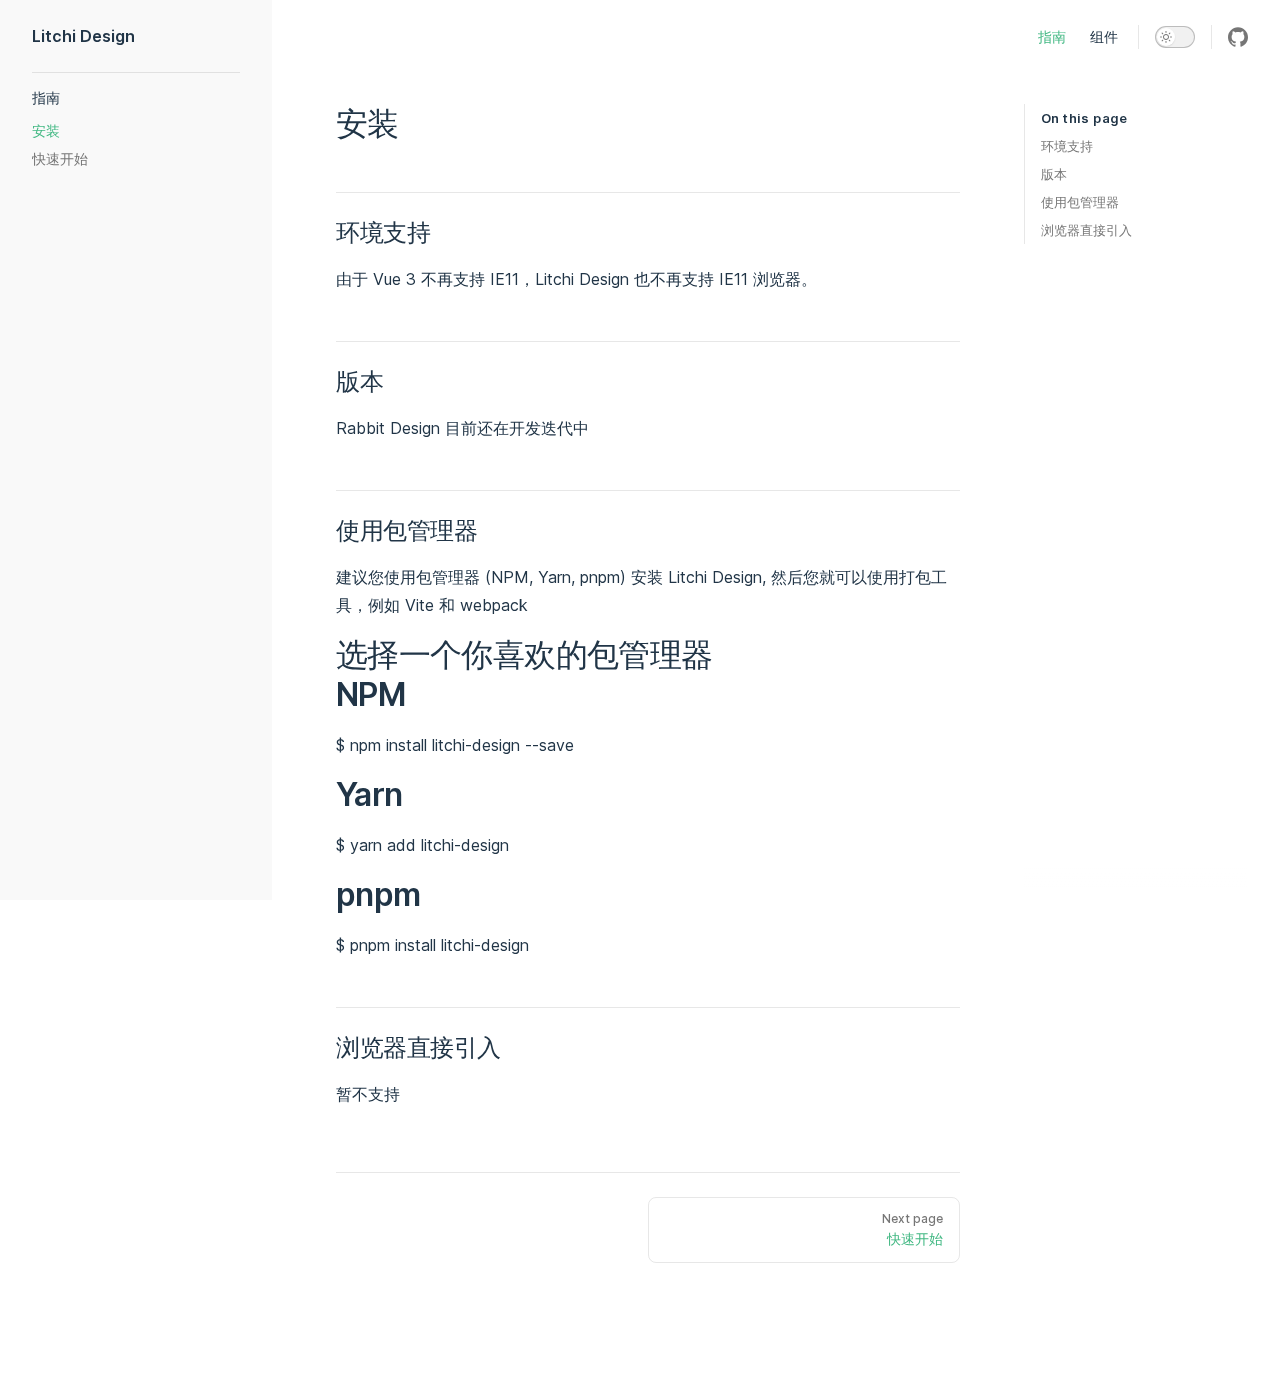
<file: guide/installation.html>
<!DOCTYPE html>
<html lang="en-US">
  <head>
    <meta charset="utf-8">
    <meta name="viewport" content="width=device-width,initial-scale=1">
    <title>安装 | Litchi Design</title>
    <meta name="description" content="Mobile terminal style component library based on Vue 3.">
    <link rel="stylesheet" href="/assets/style.ff80c90f.css">
    <link rel="modulepreload" href="/assets/app.1ba75b0d.js">
    <link rel="modulepreload" href="/assets/guide_installation.md.26a72eac.lean.js">
    
    <link rel="icon" href="/favicon.ico">
  <script id="check-dark-light">(()=>{const e=localStorage.getItem("vitepress-theme-appearance"),a=window.matchMedia("(prefers-color-scheme: dark)").matches;(!e||e==="auto"?a:e==="dark")&&document.documentElement.classList.add("dark")})();</script>
  </head>
  <body>
    <div id="app"><div class="Layout" data-v-fdddad3c><!--[--><!--]--><!--[--><span tabindex="-1" data-v-ce3d6a43></span><a href="#VPContent" class="VPSkipLink visually-hidden" data-v-ce3d6a43> Skip to content </a><!--]--><!----><header class="VPNav" data-v-fdddad3c data-v-d52a40ba><div class="VPNavBar has-sidebar" data-v-d52a40ba data-v-3e99a641><div class="container" data-v-3e99a641><div class="VPNavBarTitle has-sidebar" data-v-3e99a641 data-v-57b7cc9a><a class="title" href="/" data-v-57b7cc9a><!--[--><!--]--><!----><!--[-->Litchi Design<!--]--><!--[--><!--]--></a></div><div class="content" data-v-3e99a641><!--[--><!--]--><!----><nav aria-labelledby="main-nav-aria-label" class="VPNavBarMenu menu" data-v-3e99a641 data-v-8388cd8d><span id="main-nav-aria-label" class="visually-hidden" data-v-8388cd8d>Main Navigation</span><!--[--><!--[--><a class="VPLink link VPNavBarMenuLink active" href="/guide/installation.html" data-v-8388cd8d data-v-f1b85670 data-v-403bf0c0><!--[-->指南<!--]--><!----></a><!--]--><!--[--><a class="VPLink link VPNavBarMenuLink" href="/examples/button.html" data-v-8388cd8d data-v-f1b85670 data-v-403bf0c0><!--[-->组件<!--]--><!----></a><!--]--><!--]--></nav><!----><div class="VPNavBarAppearance appearance" data-v-3e99a641 data-v-b16ca639><button class="VPSwitch VPSwitchAppearance" type="button" role="switch" aria-label="toggle dark mode" aria-checked="false" data-v-b16ca639 data-v-f78b8163 data-v-dc405263><span class="check" data-v-dc405263><span class="icon" data-v-dc405263><!--[--><svg xmlns="http://www.w3.org/2000/svg" aria-hidden="true" focusable="false" viewbox="0 0 24 24" class="sun" data-v-f78b8163><path d="M12,18c-3.3,0-6-2.7-6-6s2.7-6,6-6s6,2.7,6,6S15.3,18,12,18zM12,8c-2.2,0-4,1.8-4,4c0,2.2,1.8,4,4,4c2.2,0,4-1.8,4-4C16,9.8,14.2,8,12,8z"></path><path d="M12,4c-0.6,0-1-0.4-1-1V1c0-0.6,0.4-1,1-1s1,0.4,1,1v2C13,3.6,12.6,4,12,4z"></path><path d="M12,24c-0.6,0-1-0.4-1-1v-2c0-0.6,0.4-1,1-1s1,0.4,1,1v2C13,23.6,12.6,24,12,24z"></path><path d="M5.6,6.6c-0.3,0-0.5-0.1-0.7-0.3L3.5,4.9c-0.4-0.4-0.4-1,0-1.4s1-0.4,1.4,0l1.4,1.4c0.4,0.4,0.4,1,0,1.4C6.2,6.5,5.9,6.6,5.6,6.6z"></path><path d="M19.8,20.8c-0.3,0-0.5-0.1-0.7-0.3l-1.4-1.4c-0.4-0.4-0.4-1,0-1.4s1-0.4,1.4,0l1.4,1.4c0.4,0.4,0.4,1,0,1.4C20.3,20.7,20,20.8,19.8,20.8z"></path><path d="M3,13H1c-0.6,0-1-0.4-1-1s0.4-1,1-1h2c0.6,0,1,0.4,1,1S3.6,13,3,13z"></path><path d="M23,13h-2c-0.6,0-1-0.4-1-1s0.4-1,1-1h2c0.6,0,1,0.4,1,1S23.6,13,23,13z"></path><path d="M4.2,20.8c-0.3,0-0.5-0.1-0.7-0.3c-0.4-0.4-0.4-1,0-1.4l1.4-1.4c0.4-0.4,1-0.4,1.4,0s0.4,1,0,1.4l-1.4,1.4C4.7,20.7,4.5,20.8,4.2,20.8z"></path><path d="M18.4,6.6c-0.3,0-0.5-0.1-0.7-0.3c-0.4-0.4-0.4-1,0-1.4l1.4-1.4c0.4-0.4,1-0.4,1.4,0s0.4,1,0,1.4l-1.4,1.4C18.9,6.5,18.6,6.6,18.4,6.6z"></path></svg><svg xmlns="http://www.w3.org/2000/svg" aria-hidden="true" focusable="false" viewbox="0 0 24 24" class="moon" data-v-f78b8163><path d="M12.1,22c-0.3,0-0.6,0-0.9,0c-5.5-0.5-9.5-5.4-9-10.9c0.4-4.8,4.2-8.6,9-9c0.4,0,0.8,0.2,1,0.5c0.2,0.3,0.2,0.8-0.1,1.1c-2,2.7-1.4,6.4,1.3,8.4c2.1,1.6,5,1.6,7.1,0c0.3-0.2,0.7-0.3,1.1-0.1c0.3,0.2,0.5,0.6,0.5,1c-0.2,2.7-1.5,5.1-3.6,6.8C16.6,21.2,14.4,22,12.1,22zM9.3,4.4c-2.9,1-5,3.6-5.2,6.8c-0.4,4.4,2.8,8.3,7.2,8.7c2.1,0.2,4.2-0.4,5.8-1.8c1.1-0.9,1.9-2.1,2.4-3.4c-2.5,0.9-5.3,0.5-7.5-1.1C9.2,11.4,8.1,7.7,9.3,4.4z"></path></svg><!--]--></span></span></button></div><div class="VPSocialLinks VPNavBarSocialLinks social-links" data-v-3e99a641 data-v-e612aba0 data-v-b1a0fd7f><!--[--><a class="VPSocialLink" href="https://github.com/litchi-design/litchi-design" target="_blank" rel="noopener" data-v-b1a0fd7f data-v-98092791><svg role="img" viewBox="0 0 24 24" xmlns="http://www.w3.org/2000/svg"><title>GitHub</title><path d="M12 .297c-6.63 0-12 5.373-12 12 0 5.303 3.438 9.8 8.205 11.385.6.113.82-.258.82-.577 0-.285-.01-1.04-.015-2.04-3.338.724-4.042-1.61-4.042-1.61C4.422 18.07 3.633 17.7 3.633 17.7c-1.087-.744.084-.729.084-.729 1.205.084 1.838 1.236 1.838 1.236 1.07 1.835 2.809 1.305 3.495.998.108-.776.417-1.305.76-1.605-2.665-.3-5.466-1.332-5.466-5.93 0-1.31.465-2.38 1.235-3.22-.135-.303-.54-1.523.105-3.176 0 0 1.005-.322 3.3 1.23.96-.267 1.98-.399 3-.405 1.02.006 2.04.138 3 .405 2.28-1.552 3.285-1.23 3.285-1.23.645 1.653.24 2.873.12 3.176.765.84 1.23 1.91 1.23 3.22 0 4.61-2.805 5.625-5.475 5.92.42.36.81 1.096.81 2.22 0 1.606-.015 2.896-.015 3.286 0 .315.21.69.825.57C20.565 22.092 24 17.592 24 12.297c0-6.627-5.373-12-12-12"/></svg></a><!--]--></div><div class="VPFlyout VPNavBarExtra extra" data-v-3e99a641 data-v-2e7037c6 data-v-29eed246><button type="button" class="button" aria-haspopup="true" aria-expanded="false" aria-label="extra navigation" data-v-29eed246><svg xmlns="http://www.w3.org/2000/svg" aria-hidden="true" focusable="false" viewbox="0 0 24 24" class="icon" data-v-29eed246><circle cx="12" cy="12" r="2"></circle><circle cx="19" cy="12" r="2"></circle><circle cx="5" cy="12" r="2"></circle></svg></button><div class="menu" data-v-29eed246><div class="VPMenu" data-v-29eed246 data-v-76fc5db0><!----><!--[--><!--[--><!----><div class="group" data-v-2e7037c6><div class="item appearance" data-v-2e7037c6><p class="label" data-v-2e7037c6>Appearance</p><div class="appearance-action" data-v-2e7037c6><button class="VPSwitch VPSwitchAppearance" type="button" role="switch" aria-label="toggle dark mode" aria-checked="false" data-v-2e7037c6 data-v-f78b8163 data-v-dc405263><span class="check" data-v-dc405263><span class="icon" data-v-dc405263><!--[--><svg xmlns="http://www.w3.org/2000/svg" aria-hidden="true" focusable="false" viewbox="0 0 24 24" class="sun" data-v-f78b8163><path d="M12,18c-3.3,0-6-2.7-6-6s2.7-6,6-6s6,2.7,6,6S15.3,18,12,18zM12,8c-2.2,0-4,1.8-4,4c0,2.2,1.8,4,4,4c2.2,0,4-1.8,4-4C16,9.8,14.2,8,12,8z"></path><path d="M12,4c-0.6,0-1-0.4-1-1V1c0-0.6,0.4-1,1-1s1,0.4,1,1v2C13,3.6,12.6,4,12,4z"></path><path d="M12,24c-0.6,0-1-0.4-1-1v-2c0-0.6,0.4-1,1-1s1,0.4,1,1v2C13,23.6,12.6,24,12,24z"></path><path d="M5.6,6.6c-0.3,0-0.5-0.1-0.7-0.3L3.5,4.9c-0.4-0.4-0.4-1,0-1.4s1-0.4,1.4,0l1.4,1.4c0.4,0.4,0.4,1,0,1.4C6.2,6.5,5.9,6.6,5.6,6.6z"></path><path d="M19.8,20.8c-0.3,0-0.5-0.1-0.7-0.3l-1.4-1.4c-0.4-0.4-0.4-1,0-1.4s1-0.4,1.4,0l1.4,1.4c0.4,0.4,0.4,1,0,1.4C20.3,20.7,20,20.8,19.8,20.8z"></path><path d="M3,13H1c-0.6,0-1-0.4-1-1s0.4-1,1-1h2c0.6,0,1,0.4,1,1S3.6,13,3,13z"></path><path d="M23,13h-2c-0.6,0-1-0.4-1-1s0.4-1,1-1h2c0.6,0,1,0.4,1,1S23.6,13,23,13z"></path><path d="M4.2,20.8c-0.3,0-0.5-0.1-0.7-0.3c-0.4-0.4-0.4-1,0-1.4l1.4-1.4c0.4-0.4,1-0.4,1.4,0s0.4,1,0,1.4l-1.4,1.4C4.7,20.7,4.5,20.8,4.2,20.8z"></path><path d="M18.4,6.6c-0.3,0-0.5-0.1-0.7-0.3c-0.4-0.4-0.4-1,0-1.4l1.4-1.4c0.4-0.4,1-0.4,1.4,0s0.4,1,0,1.4l-1.4,1.4C18.9,6.5,18.6,6.6,18.4,6.6z"></path></svg><svg xmlns="http://www.w3.org/2000/svg" aria-hidden="true" focusable="false" viewbox="0 0 24 24" class="moon" data-v-f78b8163><path d="M12.1,22c-0.3,0-0.6,0-0.9,0c-5.5-0.5-9.5-5.4-9-10.9c0.4-4.8,4.2-8.6,9-9c0.4,0,0.8,0.2,1,0.5c0.2,0.3,0.2,0.8-0.1,1.1c-2,2.7-1.4,6.4,1.3,8.4c2.1,1.6,5,1.6,7.1,0c0.3-0.2,0.7-0.3,1.1-0.1c0.3,0.2,0.5,0.6,0.5,1c-0.2,2.7-1.5,5.1-3.6,6.8C16.6,21.2,14.4,22,12.1,22zM9.3,4.4c-2.9,1-5,3.6-5.2,6.8c-0.4,4.4,2.8,8.3,7.2,8.7c2.1,0.2,4.2-0.4,5.8-1.8c1.1-0.9,1.9-2.1,2.4-3.4c-2.5,0.9-5.3,0.5-7.5-1.1C9.2,11.4,8.1,7.7,9.3,4.4z"></path></svg><!--]--></span></span></button></div></div></div><div class="group" data-v-2e7037c6><div class="item social-links" data-v-2e7037c6><div class="VPSocialLinks social-links-list" data-v-2e7037c6 data-v-b1a0fd7f><!--[--><a class="VPSocialLink" href="https://github.com/litchi-design/litchi-design" target="_blank" rel="noopener" data-v-b1a0fd7f data-v-98092791><svg role="img" viewBox="0 0 24 24" xmlns="http://www.w3.org/2000/svg"><title>GitHub</title><path d="M12 .297c-6.63 0-12 5.373-12 12 0 5.303 3.438 9.8 8.205 11.385.6.113.82-.258.82-.577 0-.285-.01-1.04-.015-2.04-3.338.724-4.042-1.61-4.042-1.61C4.422 18.07 3.633 17.7 3.633 17.7c-1.087-.744.084-.729.084-.729 1.205.084 1.838 1.236 1.838 1.236 1.07 1.835 2.809 1.305 3.495.998.108-.776.417-1.305.76-1.605-2.665-.3-5.466-1.332-5.466-5.93 0-1.31.465-2.38 1.235-3.22-.135-.303-.54-1.523.105-3.176 0 0 1.005-.322 3.3 1.23.96-.267 1.98-.399 3-.405 1.02.006 2.04.138 3 .405 2.28-1.552 3.285-1.23 3.285-1.23.645 1.653.24 2.873.12 3.176.765.84 1.23 1.91 1.23 3.22 0 4.61-2.805 5.625-5.475 5.92.42.36.81 1.096.81 2.22 0 1.606-.015 2.896-.015 3.286 0 .315.21.69.825.57C20.565 22.092 24 17.592 24 12.297c0-6.627-5.373-12-12-12"/></svg></a><!--]--></div></div></div><!--]--><!--]--></div></div></div><!--[--><!--]--><button type="button" class="VPNavBarHamburger hamburger" aria-label="mobile navigation" aria-expanded="false" aria-controls="VPNavScreen" data-v-3e99a641 data-v-bde53316><span class="container" data-v-bde53316><span class="top" data-v-bde53316></span><span class="middle" data-v-bde53316></span><span class="bottom" data-v-bde53316></span></span></button></div></div></div><!----></header><div class="VPLocalNav" data-v-fdddad3c data-v-f1e1f125><button class="menu" aria-expanded="false" aria-controls="VPSidebarNav" data-v-f1e1f125><svg xmlns="http://www.w3.org/2000/svg" aria-hidden="true" focusable="false" viewbox="0 0 24 24" class="menu-icon" data-v-f1e1f125><path d="M17,11H3c-0.6,0-1-0.4-1-1s0.4-1,1-1h14c0.6,0,1,0.4,1,1S17.6,11,17,11z"></path><path d="M21,7H3C2.4,7,2,6.6,2,6s0.4-1,1-1h18c0.6,0,1,0.4,1,1S21.6,7,21,7z"></path><path d="M21,15H3c-0.6,0-1-0.4-1-1s0.4-1,1-1h18c0.6,0,1,0.4,1,1S21.6,15,21,15z"></path><path d="M17,19H3c-0.6,0-1-0.4-1-1s0.4-1,1-1h14c0.6,0,1,0.4,1,1S17.6,19,17,19z"></path></svg><span class="menu-text" data-v-f1e1f125>Menu</span></button><a class="top-link" href="#" data-v-f1e1f125> Return to top </a></div><aside class="VPSidebar" data-v-fdddad3c data-v-fc106029><nav class="nav" id="VPSidebarNav" aria-labelledby="sidebar-aria-label" tabindex="-1" data-v-fc106029><span class="visually-hidden" id="sidebar-aria-label" data-v-fc106029> Sidebar Navigation </span><!--[--><div class="group" data-v-fc106029><section class="VPSidebarGroup" data-v-fc106029 data-v-d479feb3><div class="title" data-v-d479feb3><h2 class="title-text" data-v-d479feb3>指南</h2><div class="action" data-v-d479feb3><svg xmlns="http://www.w3.org/2000/svg" xmlns:xlink="http://www.w3.org/1999/xlink" viewbox="0 0 24 24" class="icon minus" data-v-d479feb3><path d="M19,2H5C3.3,2,2,3.3,2,5v14c0,1.7,1.3,3,3,3h14c1.7,0,3-1.3,3-3V5C22,3.3,20.7,2,19,2zM20,19c0,0.6-0.4,1-1,1H5c-0.6,0-1-0.4-1-1V5c0-0.6,0.4-1,1-1h14c0.6,0,1,0.4,1,1V19z"></path><path d="M16,11H8c-0.6,0-1,0.4-1,1s0.4,1,1,1h8c0.6,0,1-0.4,1-1S16.6,11,16,11z"></path></svg><svg version="1.1" xmlns="http://www.w3.org/2000/svg" viewbox="0 0 24 24" class="icon plus" data-v-d479feb3><path d="M19,2H5C3.3,2,2,3.3,2,5v14c0,1.7,1.3,3,3,3h14c1.7,0,3-1.3,3-3V5C22,3.3,20.7,2,19,2z M20,19c0,0.6-0.4,1-1,1H5c-0.6,0-1-0.4-1-1V5c0-0.6,0.4-1,1-1h14c0.6,0,1,0.4,1,1V19z"></path><path d="M16,11h-3V8c0-0.6-0.4-1-1-1s-1,0.4-1,1v3H8c-0.6,0-1,0.4-1,1s0.4,1,1,1h3v3c0,0.6,0.4,1,1,1s1-0.4,1-1v-3h3c0.6,0,1-0.4,1-1S16.6,11,16,11z"></path></svg></div></div><div class="items" data-v-d479feb3><!--[--><!--[--><a class="VPLink link link active" href="/guide/installation.html" style="padding-left:0px;" data-v-ebc89b59 data-v-403bf0c0><!--[--><span class="link-text" data-v-ebc89b59>安装</span><!--]--><!----></a><!----><!--]--><!--[--><a class="VPLink link link" href="/guide/quickstart.html" style="padding-left:0px;" data-v-ebc89b59 data-v-403bf0c0><!--[--><span class="link-text" data-v-ebc89b59>快速开始</span><!--]--><!----></a><!----><!--]--><!--]--></div></section></div><!--]--></nav></aside><div class="VPContent has-sidebar" id="VPContent" data-v-fdddad3c data-v-95e4d9f6><div class="VPDoc has-sidebar has-aside" data-v-95e4d9f6 data-v-e8d9b2a3><div class="container" data-v-e8d9b2a3><div class="aside" data-v-e8d9b2a3><div class="aside-curtain" data-v-e8d9b2a3></div><div class="aside-container" data-v-e8d9b2a3><div class="aside-content" data-v-e8d9b2a3><div class="VPDocAside" data-v-e8d9b2a3 data-v-2067666a><!--[--><!--]--><!--[--><!--]--><div class="VPDocAsideOutline" data-v-2067666a data-v-d777460b><div class="content" data-v-d777460b><div class="outline-marker" data-v-d777460b></div><div class="outline-title" data-v-d777460b>On this page</div><nav aria-labelledby="doc-outline-aria-label" data-v-d777460b><span class="visually-hidden" id="doc-outline-aria-label" data-v-d777460b> Table of Contents for current page </span><ul class="root" data-v-d777460b data-v-e20d6c52><!--[--><!--]--></ul></nav></div></div><!--[--><!--]--><div class="spacer" data-v-2067666a></div><!--[--><!--]--><!----><!--[--><!--]--><!--[--><!--]--></div></div></div></div><div class="content" data-v-e8d9b2a3><div class="content-container" data-v-e8d9b2a3><!--[--><!--]--><main class="main" data-v-e8d9b2a3><div style="position:relative;" class="vp-doc _guide_installation" data-v-e8d9b2a3><div><h1 id="安装" tabindex="-1">安装 <a class="header-anchor" href="#安装" aria-hidden="true">#</a></h1><h2 id="环境支持" tabindex="-1">环境支持 <a class="header-anchor" href="#环境支持" aria-hidden="true">#</a></h2><p>由于 Vue 3 不再支持 IE11，Litchi Design 也不再支持 IE11 浏览器。</p><h2 id="版本" tabindex="-1">版本 <a class="header-anchor" href="#版本" aria-hidden="true">#</a></h2><p>Rabbit Design 目前还在开发迭代中</p><h2 id="使用包管理器" tabindex="-1">使用包管理器 <a class="header-anchor" href="#使用包管理器" aria-hidden="true">#</a></h2><p>建议您使用包管理器 (NPM, Yarn, pnpm) 安装 Litchi Design, 然后您就可以使用打包工具，例如 Vite 和 webpack</p><h1 id="选择一个你喜欢的包管理器" tabindex="-1">选择一个你喜欢的包管理器 <a class="header-anchor" href="#选择一个你喜欢的包管理器" aria-hidden="true">#</a></h1><h1 id="npm" tabindex="-1">NPM <a class="header-anchor" href="#npm" aria-hidden="true">#</a></h1><p>$ npm install litchi-design --save</p><h1 id="yarn" tabindex="-1">Yarn <a class="header-anchor" href="#yarn" aria-hidden="true">#</a></h1><p>$ yarn add litchi-design</p><h1 id="pnpm" tabindex="-1">pnpm <a class="header-anchor" href="#pnpm" aria-hidden="true">#</a></h1><p>$ pnpm install litchi-design</p><h2 id="浏览器直接引入" tabindex="-1">浏览器直接引入 <a class="header-anchor" href="#浏览器直接引入" aria-hidden="true">#</a></h2><p>暂不支持</p></div></div></main><!--[--><!--]--><footer class="VPDocFooter" data-v-e8d9b2a3 data-v-f0ee76d4><!----><div class="prev-next" data-v-f0ee76d4><div class="pager" data-v-f0ee76d4><!----></div><div class="pager" data-v-f0ee76d4><a class="pager-link next" href="/guide/quickstart.html" data-v-f0ee76d4><span class="desc" data-v-f0ee76d4>Next page</span><span class="title" data-v-f0ee76d4>快速开始</span></a></div></div></footer><!--[--><!--]--></div></div></div></div></div><footer class="VPFooter has-sidebar" data-v-fdddad3c data-v-21df4100><div class="container" data-v-21df4100><p class="message" data-v-21df4100>Released under the MIT License.</p><p class="copyright" data-v-21df4100>Copyright © 2022-present Litchi Design</p></div></footer><!--[--><!--]--></div></div>
    <script>__VP_HASH_MAP__ = JSON.parse("{\"examples_button.md\":\"96d4051e\",\"examples_icon.md\":\"67ea27e1\",\"guide_installation.md\":\"26a72eac\",\"guide_quickstart.md\":\"8fd2a568\",\"index.md\":\"83a5aa26\"}")</script>
    <script type="module" async src="/assets/app.1ba75b0d.js"></script>
    
  </body>
</html>
</file>
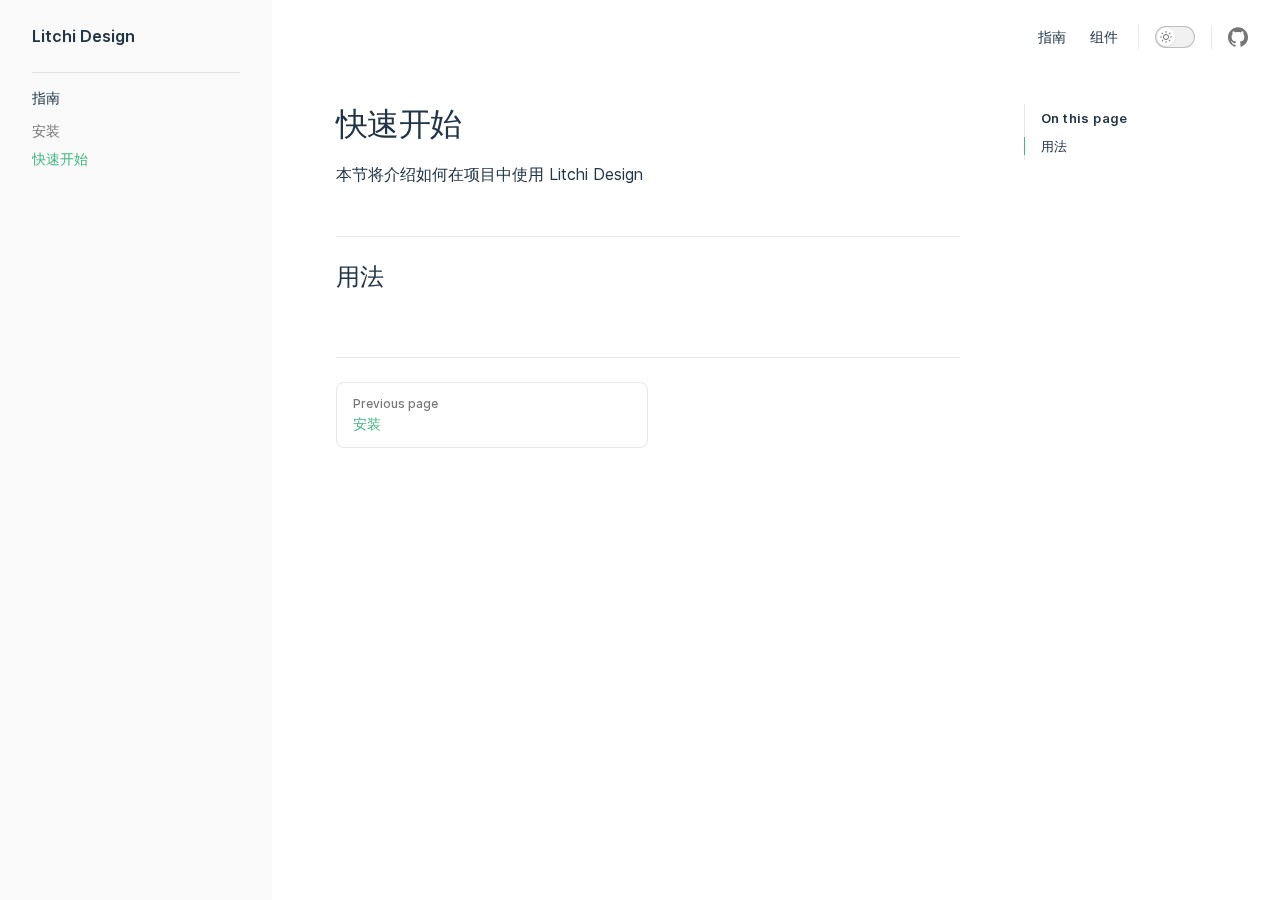
<file: guide/quickstart.html>
<!DOCTYPE html>
<html lang="en-US">
  <head>
    <meta charset="utf-8">
    <meta name="viewport" content="width=device-width,initial-scale=1">
    <title>快速开始 | Litchi Design</title>
    <meta name="description" content="Mobile terminal style component library based on Vue 3.">
    <link rel="stylesheet" href="/assets/style.ff80c90f.css">
    <link rel="modulepreload" href="/assets/app.1ba75b0d.js">
    <link rel="modulepreload" href="/assets/guide_quickstart.md.8fd2a568.lean.js">
    
    <link rel="icon" href="/favicon.ico">
  <script id="check-dark-light">(()=>{const e=localStorage.getItem("vitepress-theme-appearance"),a=window.matchMedia("(prefers-color-scheme: dark)").matches;(!e||e==="auto"?a:e==="dark")&&document.documentElement.classList.add("dark")})();</script>
  </head>
  <body>
    <div id="app"><div class="Layout" data-v-fdddad3c><!--[--><!--]--><!--[--><span tabindex="-1" data-v-ce3d6a43></span><a href="#VPContent" class="VPSkipLink visually-hidden" data-v-ce3d6a43> Skip to content </a><!--]--><!----><header class="VPNav" data-v-fdddad3c data-v-d52a40ba><div class="VPNavBar has-sidebar" data-v-d52a40ba data-v-3e99a641><div class="container" data-v-3e99a641><div class="VPNavBarTitle has-sidebar" data-v-3e99a641 data-v-57b7cc9a><a class="title" href="/" data-v-57b7cc9a><!--[--><!--]--><!----><!--[-->Litchi Design<!--]--><!--[--><!--]--></a></div><div class="content" data-v-3e99a641><!--[--><!--]--><!----><nav aria-labelledby="main-nav-aria-label" class="VPNavBarMenu menu" data-v-3e99a641 data-v-8388cd8d><span id="main-nav-aria-label" class="visually-hidden" data-v-8388cd8d>Main Navigation</span><!--[--><!--[--><a class="VPLink link VPNavBarMenuLink" href="/guide/installation.html" data-v-8388cd8d data-v-f1b85670 data-v-403bf0c0><!--[-->指南<!--]--><!----></a><!--]--><!--[--><a class="VPLink link VPNavBarMenuLink" href="/examples/button.html" data-v-8388cd8d data-v-f1b85670 data-v-403bf0c0><!--[-->组件<!--]--><!----></a><!--]--><!--]--></nav><!----><div class="VPNavBarAppearance appearance" data-v-3e99a641 data-v-b16ca639><button class="VPSwitch VPSwitchAppearance" type="button" role="switch" aria-label="toggle dark mode" aria-checked="false" data-v-b16ca639 data-v-f78b8163 data-v-dc405263><span class="check" data-v-dc405263><span class="icon" data-v-dc405263><!--[--><svg xmlns="http://www.w3.org/2000/svg" aria-hidden="true" focusable="false" viewbox="0 0 24 24" class="sun" data-v-f78b8163><path d="M12,18c-3.3,0-6-2.7-6-6s2.7-6,6-6s6,2.7,6,6S15.3,18,12,18zM12,8c-2.2,0-4,1.8-4,4c0,2.2,1.8,4,4,4c2.2,0,4-1.8,4-4C16,9.8,14.2,8,12,8z"></path><path d="M12,4c-0.6,0-1-0.4-1-1V1c0-0.6,0.4-1,1-1s1,0.4,1,1v2C13,3.6,12.6,4,12,4z"></path><path d="M12,24c-0.6,0-1-0.4-1-1v-2c0-0.6,0.4-1,1-1s1,0.4,1,1v2C13,23.6,12.6,24,12,24z"></path><path d="M5.6,6.6c-0.3,0-0.5-0.1-0.7-0.3L3.5,4.9c-0.4-0.4-0.4-1,0-1.4s1-0.4,1.4,0l1.4,1.4c0.4,0.4,0.4,1,0,1.4C6.2,6.5,5.9,6.6,5.6,6.6z"></path><path d="M19.8,20.8c-0.3,0-0.5-0.1-0.7-0.3l-1.4-1.4c-0.4-0.4-0.4-1,0-1.4s1-0.4,1.4,0l1.4,1.4c0.4,0.4,0.4,1,0,1.4C20.3,20.7,20,20.8,19.8,20.8z"></path><path d="M3,13H1c-0.6,0-1-0.4-1-1s0.4-1,1-1h2c0.6,0,1,0.4,1,1S3.6,13,3,13z"></path><path d="M23,13h-2c-0.6,0-1-0.4-1-1s0.4-1,1-1h2c0.6,0,1,0.4,1,1S23.6,13,23,13z"></path><path d="M4.2,20.8c-0.3,0-0.5-0.1-0.7-0.3c-0.4-0.4-0.4-1,0-1.4l1.4-1.4c0.4-0.4,1-0.4,1.4,0s0.4,1,0,1.4l-1.4,1.4C4.7,20.7,4.5,20.8,4.2,20.8z"></path><path d="M18.4,6.6c-0.3,0-0.5-0.1-0.7-0.3c-0.4-0.4-0.4-1,0-1.4l1.4-1.4c0.4-0.4,1-0.4,1.4,0s0.4,1,0,1.4l-1.4,1.4C18.9,6.5,18.6,6.6,18.4,6.6z"></path></svg><svg xmlns="http://www.w3.org/2000/svg" aria-hidden="true" focusable="false" viewbox="0 0 24 24" class="moon" data-v-f78b8163><path d="M12.1,22c-0.3,0-0.6,0-0.9,0c-5.5-0.5-9.5-5.4-9-10.9c0.4-4.8,4.2-8.6,9-9c0.4,0,0.8,0.2,1,0.5c0.2,0.3,0.2,0.8-0.1,1.1c-2,2.7-1.4,6.4,1.3,8.4c2.1,1.6,5,1.6,7.1,0c0.3-0.2,0.7-0.3,1.1-0.1c0.3,0.2,0.5,0.6,0.5,1c-0.2,2.7-1.5,5.1-3.6,6.8C16.6,21.2,14.4,22,12.1,22zM9.3,4.4c-2.9,1-5,3.6-5.2,6.8c-0.4,4.4,2.8,8.3,7.2,8.7c2.1,0.2,4.2-0.4,5.8-1.8c1.1-0.9,1.9-2.1,2.4-3.4c-2.5,0.9-5.3,0.5-7.5-1.1C9.2,11.4,8.1,7.7,9.3,4.4z"></path></svg><!--]--></span></span></button></div><div class="VPSocialLinks VPNavBarSocialLinks social-links" data-v-3e99a641 data-v-e612aba0 data-v-b1a0fd7f><!--[--><a class="VPSocialLink" href="https://github.com/litchi-design/litchi-design" target="_blank" rel="noopener" data-v-b1a0fd7f data-v-98092791><svg role="img" viewBox="0 0 24 24" xmlns="http://www.w3.org/2000/svg"><title>GitHub</title><path d="M12 .297c-6.63 0-12 5.373-12 12 0 5.303 3.438 9.8 8.205 11.385.6.113.82-.258.82-.577 0-.285-.01-1.04-.015-2.04-3.338.724-4.042-1.61-4.042-1.61C4.422 18.07 3.633 17.7 3.633 17.7c-1.087-.744.084-.729.084-.729 1.205.084 1.838 1.236 1.838 1.236 1.07 1.835 2.809 1.305 3.495.998.108-.776.417-1.305.76-1.605-2.665-.3-5.466-1.332-5.466-5.93 0-1.31.465-2.38 1.235-3.22-.135-.303-.54-1.523.105-3.176 0 0 1.005-.322 3.3 1.23.96-.267 1.98-.399 3-.405 1.02.006 2.04.138 3 .405 2.28-1.552 3.285-1.23 3.285-1.23.645 1.653.24 2.873.12 3.176.765.84 1.23 1.91 1.23 3.22 0 4.61-2.805 5.625-5.475 5.92.42.36.81 1.096.81 2.22 0 1.606-.015 2.896-.015 3.286 0 .315.21.69.825.57C20.565 22.092 24 17.592 24 12.297c0-6.627-5.373-12-12-12"/></svg></a><!--]--></div><div class="VPFlyout VPNavBarExtra extra" data-v-3e99a641 data-v-2e7037c6 data-v-29eed246><button type="button" class="button" aria-haspopup="true" aria-expanded="false" aria-label="extra navigation" data-v-29eed246><svg xmlns="http://www.w3.org/2000/svg" aria-hidden="true" focusable="false" viewbox="0 0 24 24" class="icon" data-v-29eed246><circle cx="12" cy="12" r="2"></circle><circle cx="19" cy="12" r="2"></circle><circle cx="5" cy="12" r="2"></circle></svg></button><div class="menu" data-v-29eed246><div class="VPMenu" data-v-29eed246 data-v-76fc5db0><!----><!--[--><!--[--><!----><div class="group" data-v-2e7037c6><div class="item appearance" data-v-2e7037c6><p class="label" data-v-2e7037c6>Appearance</p><div class="appearance-action" data-v-2e7037c6><button class="VPSwitch VPSwitchAppearance" type="button" role="switch" aria-label="toggle dark mode" aria-checked="false" data-v-2e7037c6 data-v-f78b8163 data-v-dc405263><span class="check" data-v-dc405263><span class="icon" data-v-dc405263><!--[--><svg xmlns="http://www.w3.org/2000/svg" aria-hidden="true" focusable="false" viewbox="0 0 24 24" class="sun" data-v-f78b8163><path d="M12,18c-3.3,0-6-2.7-6-6s2.7-6,6-6s6,2.7,6,6S15.3,18,12,18zM12,8c-2.2,0-4,1.8-4,4c0,2.2,1.8,4,4,4c2.2,0,4-1.8,4-4C16,9.8,14.2,8,12,8z"></path><path d="M12,4c-0.6,0-1-0.4-1-1V1c0-0.6,0.4-1,1-1s1,0.4,1,1v2C13,3.6,12.6,4,12,4z"></path><path d="M12,24c-0.6,0-1-0.4-1-1v-2c0-0.6,0.4-1,1-1s1,0.4,1,1v2C13,23.6,12.6,24,12,24z"></path><path d="M5.6,6.6c-0.3,0-0.5-0.1-0.7-0.3L3.5,4.9c-0.4-0.4-0.4-1,0-1.4s1-0.4,1.4,0l1.4,1.4c0.4,0.4,0.4,1,0,1.4C6.2,6.5,5.9,6.6,5.6,6.6z"></path><path d="M19.8,20.8c-0.3,0-0.5-0.1-0.7-0.3l-1.4-1.4c-0.4-0.4-0.4-1,0-1.4s1-0.4,1.4,0l1.4,1.4c0.4,0.4,0.4,1,0,1.4C20.3,20.7,20,20.8,19.8,20.8z"></path><path d="M3,13H1c-0.6,0-1-0.4-1-1s0.4-1,1-1h2c0.6,0,1,0.4,1,1S3.6,13,3,13z"></path><path d="M23,13h-2c-0.6,0-1-0.4-1-1s0.4-1,1-1h2c0.6,0,1,0.4,1,1S23.6,13,23,13z"></path><path d="M4.2,20.8c-0.3,0-0.5-0.1-0.7-0.3c-0.4-0.4-0.4-1,0-1.4l1.4-1.4c0.4-0.4,1-0.4,1.4,0s0.4,1,0,1.4l-1.4,1.4C4.7,20.7,4.5,20.8,4.2,20.8z"></path><path d="M18.4,6.6c-0.3,0-0.5-0.1-0.7-0.3c-0.4-0.4-0.4-1,0-1.4l1.4-1.4c0.4-0.4,1-0.4,1.4,0s0.4,1,0,1.4l-1.4,1.4C18.9,6.5,18.6,6.6,18.4,6.6z"></path></svg><svg xmlns="http://www.w3.org/2000/svg" aria-hidden="true" focusable="false" viewbox="0 0 24 24" class="moon" data-v-f78b8163><path d="M12.1,22c-0.3,0-0.6,0-0.9,0c-5.5-0.5-9.5-5.4-9-10.9c0.4-4.8,4.2-8.6,9-9c0.4,0,0.8,0.2,1,0.5c0.2,0.3,0.2,0.8-0.1,1.1c-2,2.7-1.4,6.4,1.3,8.4c2.1,1.6,5,1.6,7.1,0c0.3-0.2,0.7-0.3,1.1-0.1c0.3,0.2,0.5,0.6,0.5,1c-0.2,2.7-1.5,5.1-3.6,6.8C16.6,21.2,14.4,22,12.1,22zM9.3,4.4c-2.9,1-5,3.6-5.2,6.8c-0.4,4.4,2.8,8.3,7.2,8.7c2.1,0.2,4.2-0.4,5.8-1.8c1.1-0.9,1.9-2.1,2.4-3.4c-2.5,0.9-5.3,0.5-7.5-1.1C9.2,11.4,8.1,7.7,9.3,4.4z"></path></svg><!--]--></span></span></button></div></div></div><div class="group" data-v-2e7037c6><div class="item social-links" data-v-2e7037c6><div class="VPSocialLinks social-links-list" data-v-2e7037c6 data-v-b1a0fd7f><!--[--><a class="VPSocialLink" href="https://github.com/litchi-design/litchi-design" target="_blank" rel="noopener" data-v-b1a0fd7f data-v-98092791><svg role="img" viewBox="0 0 24 24" xmlns="http://www.w3.org/2000/svg"><title>GitHub</title><path d="M12 .297c-6.63 0-12 5.373-12 12 0 5.303 3.438 9.8 8.205 11.385.6.113.82-.258.82-.577 0-.285-.01-1.04-.015-2.04-3.338.724-4.042-1.61-4.042-1.61C4.422 18.07 3.633 17.7 3.633 17.7c-1.087-.744.084-.729.084-.729 1.205.084 1.838 1.236 1.838 1.236 1.07 1.835 2.809 1.305 3.495.998.108-.776.417-1.305.76-1.605-2.665-.3-5.466-1.332-5.466-5.93 0-1.31.465-2.38 1.235-3.22-.135-.303-.54-1.523.105-3.176 0 0 1.005-.322 3.3 1.23.96-.267 1.98-.399 3-.405 1.02.006 2.04.138 3 .405 2.28-1.552 3.285-1.23 3.285-1.23.645 1.653.24 2.873.12 3.176.765.84 1.23 1.91 1.23 3.22 0 4.61-2.805 5.625-5.475 5.92.42.36.81 1.096.81 2.22 0 1.606-.015 2.896-.015 3.286 0 .315.21.69.825.57C20.565 22.092 24 17.592 24 12.297c0-6.627-5.373-12-12-12"/></svg></a><!--]--></div></div></div><!--]--><!--]--></div></div></div><!--[--><!--]--><button type="button" class="VPNavBarHamburger hamburger" aria-label="mobile navigation" aria-expanded="false" aria-controls="VPNavScreen" data-v-3e99a641 data-v-bde53316><span class="container" data-v-bde53316><span class="top" data-v-bde53316></span><span class="middle" data-v-bde53316></span><span class="bottom" data-v-bde53316></span></span></button></div></div></div><!----></header><div class="VPLocalNav" data-v-fdddad3c data-v-f1e1f125><button class="menu" aria-expanded="false" aria-controls="VPSidebarNav" data-v-f1e1f125><svg xmlns="http://www.w3.org/2000/svg" aria-hidden="true" focusable="false" viewbox="0 0 24 24" class="menu-icon" data-v-f1e1f125><path d="M17,11H3c-0.6,0-1-0.4-1-1s0.4-1,1-1h14c0.6,0,1,0.4,1,1S17.6,11,17,11z"></path><path d="M21,7H3C2.4,7,2,6.6,2,6s0.4-1,1-1h18c0.6,0,1,0.4,1,1S21.6,7,21,7z"></path><path d="M21,15H3c-0.6,0-1-0.4-1-1s0.4-1,1-1h18c0.6,0,1,0.4,1,1S21.6,15,21,15z"></path><path d="M17,19H3c-0.6,0-1-0.4-1-1s0.4-1,1-1h14c0.6,0,1,0.4,1,1S17.6,19,17,19z"></path></svg><span class="menu-text" data-v-f1e1f125>Menu</span></button><a class="top-link" href="#" data-v-f1e1f125> Return to top </a></div><aside class="VPSidebar" data-v-fdddad3c data-v-fc106029><nav class="nav" id="VPSidebarNav" aria-labelledby="sidebar-aria-label" tabindex="-1" data-v-fc106029><span class="visually-hidden" id="sidebar-aria-label" data-v-fc106029> Sidebar Navigation </span><!--[--><div class="group" data-v-fc106029><section class="VPSidebarGroup" data-v-fc106029 data-v-d479feb3><div class="title" data-v-d479feb3><h2 class="title-text" data-v-d479feb3>指南</h2><div class="action" data-v-d479feb3><svg xmlns="http://www.w3.org/2000/svg" xmlns:xlink="http://www.w3.org/1999/xlink" viewbox="0 0 24 24" class="icon minus" data-v-d479feb3><path d="M19,2H5C3.3,2,2,3.3,2,5v14c0,1.7,1.3,3,3,3h14c1.7,0,3-1.3,3-3V5C22,3.3,20.7,2,19,2zM20,19c0,0.6-0.4,1-1,1H5c-0.6,0-1-0.4-1-1V5c0-0.6,0.4-1,1-1h14c0.6,0,1,0.4,1,1V19z"></path><path d="M16,11H8c-0.6,0-1,0.4-1,1s0.4,1,1,1h8c0.6,0,1-0.4,1-1S16.6,11,16,11z"></path></svg><svg version="1.1" xmlns="http://www.w3.org/2000/svg" viewbox="0 0 24 24" class="icon plus" data-v-d479feb3><path d="M19,2H5C3.3,2,2,3.3,2,5v14c0,1.7,1.3,3,3,3h14c1.7,0,3-1.3,3-3V5C22,3.3,20.7,2,19,2z M20,19c0,0.6-0.4,1-1,1H5c-0.6,0-1-0.4-1-1V5c0-0.6,0.4-1,1-1h14c0.6,0,1,0.4,1,1V19z"></path><path d="M16,11h-3V8c0-0.6-0.4-1-1-1s-1,0.4-1,1v3H8c-0.6,0-1,0.4-1,1s0.4,1,1,1h3v3c0,0.6,0.4,1,1,1s1-0.4,1-1v-3h3c0.6,0,1-0.4,1-1S16.6,11,16,11z"></path></svg></div></div><div class="items" data-v-d479feb3><!--[--><!--[--><a class="VPLink link link" href="/guide/installation.html" style="padding-left:0px;" data-v-ebc89b59 data-v-403bf0c0><!--[--><span class="link-text" data-v-ebc89b59>安装</span><!--]--><!----></a><!----><!--]--><!--[--><a class="VPLink link link active" href="/guide/quickstart.html" style="padding-left:0px;" data-v-ebc89b59 data-v-403bf0c0><!--[--><span class="link-text" data-v-ebc89b59>快速开始</span><!--]--><!----></a><!----><!--]--><!--]--></div></section></div><!--]--></nav></aside><div class="VPContent has-sidebar" id="VPContent" data-v-fdddad3c data-v-95e4d9f6><div class="VPDoc has-sidebar has-aside" data-v-95e4d9f6 data-v-e8d9b2a3><div class="container" data-v-e8d9b2a3><div class="aside" data-v-e8d9b2a3><div class="aside-curtain" data-v-e8d9b2a3></div><div class="aside-container" data-v-e8d9b2a3><div class="aside-content" data-v-e8d9b2a3><div class="VPDocAside" data-v-e8d9b2a3 data-v-2067666a><!--[--><!--]--><!--[--><!--]--><div class="VPDocAsideOutline" data-v-2067666a data-v-d777460b><div class="content" data-v-d777460b><div class="outline-marker" data-v-d777460b></div><div class="outline-title" data-v-d777460b>On this page</div><nav aria-labelledby="doc-outline-aria-label" data-v-d777460b><span class="visually-hidden" id="doc-outline-aria-label" data-v-d777460b> Table of Contents for current page </span><ul class="root" data-v-d777460b data-v-e20d6c52><!--[--><!--]--></ul></nav></div></div><!--[--><!--]--><div class="spacer" data-v-2067666a></div><!--[--><!--]--><!----><!--[--><!--]--><!--[--><!--]--></div></div></div></div><div class="content" data-v-e8d9b2a3><div class="content-container" data-v-e8d9b2a3><!--[--><!--]--><main class="main" data-v-e8d9b2a3><div style="position:relative;" class="vp-doc _guide_quickstart" data-v-e8d9b2a3><div><h1 id="快速开始" tabindex="-1">快速开始 <a class="header-anchor" href="#快速开始" aria-hidden="true">#</a></h1><p>本节将介绍如何在项目中使用 Litchi Design</p><h2 id="用法" tabindex="-1">用法 <a class="header-anchor" href="#用法" aria-hidden="true">#</a></h2></div></div></main><!--[--><!--]--><footer class="VPDocFooter" data-v-e8d9b2a3 data-v-f0ee76d4><!----><div class="prev-next" data-v-f0ee76d4><div class="pager" data-v-f0ee76d4><a class="pager-link prev" href="/guide/installation.html" data-v-f0ee76d4><span class="desc" data-v-f0ee76d4>Previous page</span><span class="title" data-v-f0ee76d4>安装</span></a></div><div class="has-prev pager" data-v-f0ee76d4><!----></div></div></footer><!--[--><!--]--></div></div></div></div></div><footer class="VPFooter has-sidebar" data-v-fdddad3c data-v-21df4100><div class="container" data-v-21df4100><p class="message" data-v-21df4100>Released under the MIT License.</p><p class="copyright" data-v-21df4100>Copyright © 2022-present Litchi Design</p></div></footer><!--[--><!--]--></div></div>
    <script>__VP_HASH_MAP__ = JSON.parse("{\"examples_button.md\":\"96d4051e\",\"examples_icon.md\":\"67ea27e1\",\"guide_installation.md\":\"26a72eac\",\"guide_quickstart.md\":\"8fd2a568\",\"index.md\":\"83a5aa26\"}")</script>
    <script type="module" async src="/assets/app.1ba75b0d.js"></script>
    
  </body>
</html>
</file>
<file: assets/style.ff80c90f.css>
@font-face{font-family:Inter var;font-weight:100 900;font-display:swap;font-style:normal;font-named-instance:"Regular";src:url(/assets/inter-roman-cyrillic.5f2c6c8c.woff2) format("woff2");unicode-range:U+0301,U+0400-045F,U+0490-0491,U+04B0-04B1,U+2116}@font-face{font-family:Inter var;font-weight:100 900;font-display:swap;font-style:normal;font-named-instance:"Regular";src:url(/assets/inter-roman-cyrillic-ext.e75737ce.woff2) format("woff2");unicode-range:U+0460-052F,U+1C80-1C88,U+20B4,U+2DE0-2DFF,U+A640-A69F,U+FE2E-FE2F}@font-face{font-family:Inter var;font-weight:100 900;font-display:swap;font-style:normal;font-named-instance:"Regular";src:url(/assets/inter-roman-greek.d5a6d92a.woff2) format("woff2");unicode-range:U+0370-03FF}@font-face{font-family:Inter var;font-weight:100 900;font-display:swap;font-style:normal;font-named-instance:"Regular";src:url(/assets/inter-roman-greek-ext.ab0619bc.woff2) format("woff2");unicode-range:U+1F00-1FFF}@font-face{font-family:Inter var;font-weight:100 900;font-display:swap;font-style:normal;font-named-instance:"Regular";src:url(/assets/inter-roman-latin.2ed14f66.woff2) format("woff2");unicode-range:U+0000-00FF,U+0131,U+0152-0153,U+02BB-02BC,U+02C6,U+02DA,U+02DC,U+2000-206F,U+2074,U+20AC,U+2122,U+2191,U+2193,U+2212,U+2215,U+FEFF,U+FFFD}@font-face{font-family:Inter var;font-weight:100 900;font-display:swap;font-style:normal;font-named-instance:"Regular";src:url(/assets/inter-roman-latin-ext.0030eebd.woff2) format("woff2");unicode-range:U+0100-024F,U+0259,U+1E00-1EFF,U+2020,U+20A0-20AB,U+20AD-20CF,U+2113,U+2C60-2C7F,U+A720-A7FF}@font-face{font-family:Inter var;font-weight:100 900;font-display:swap;font-style:normal;font-named-instance:"Regular";src:url(/assets/inter-roman-vietnamese.14ce25a6.woff2) format("woff2");unicode-range:U+0102-0103,U+0110-0111,U+0128-0129,U+0168-0169,U+01A0-01A1,U+01AF-01B0,U+1EA0-1EF9,U+20AB}@font-face{font-family:Inter var;font-weight:100 900;font-display:swap;font-style:italic;font-named-instance:"Italic";src:url(/assets/inter-italic-cyrillic.ea42a392.woff2) format("woff2");unicode-range:U+0301,U+0400-045F,U+0490-0491,U+04B0-04B1,U+2116}@font-face{font-family:Inter var;font-weight:100 900;font-display:swap;font-style:italic;font-named-instance:"Italic";src:url(/assets/inter-italic-cyrillic-ext.33bd5a8e.woff2) format("woff2");unicode-range:U+0460-052F,U+1C80-1C88,U+20B4,U+2DE0-2DFF,U+A640-A69F,U+FE2E-FE2F}@font-face{font-family:Inter var;font-weight:100 900;font-display:swap;font-style:italic;font-named-instance:"Italic";src:url(/assets/inter-italic-greek.8f4463c4.woff2) format("woff2");unicode-range:U+0370-03FF}@font-face{font-family:Inter var;font-weight:100 900;font-display:swap;font-style:italic;font-named-instance:"Italic";src:url(/assets/inter-italic-greek-ext.4fbe9427.woff2) format("woff2");unicode-range:U+1F00-1FFF}@font-face{font-family:Inter var;font-weight:100 900;font-display:swap;font-style:italic;font-named-instance:"Italic";src:url(/assets/inter-italic-latin.bd3b6f56.woff2) format("woff2");unicode-range:U+0000-00FF,U+0131,U+0152-0153,U+02BB-02BC,U+02C6,U+02DA,U+02DC,U+2000-206F,U+2074,U+20AC,U+2122,U+2191,U+2193,U+2212,U+2215,U+FEFF,U+FFFD}@font-face{font-family:Inter var;font-weight:100 900;font-display:swap;font-style:italic;font-named-instance:"Italic";src:url(/assets/inter-italic-latin-ext.bd8920cc.woff2) format("woff2");unicode-range:U+0100-024F,U+0259,U+1E00-1EFF,U+2020,U+20A0-20AB,U+20AD-20CF,U+2113,U+2C60-2C7F,U+A720-A7FF}@font-face{font-family:Inter var;font-weight:100 900;font-display:swap;font-style:italic;font-named-instance:"Italic";src:url(/assets/inter-italic-vietnamese.6ce511fb.woff2) format("woff2");unicode-range:U+0102-0103,U+0110-0111,U+0128-0129,U+0168-0169,U+01A0-01A1,U+01AF-01B0,U+1EA0-1EF9,U+20AB}@font-face{font-family:Inter var experimental;font-weight:100 900;font-display:swap;font-style:oblique 0deg 10deg;src:url(/assets/inter-cyrillic.f8750142.woff2) format("woff2");unicode-range:U+0301,U+0400-045F,U+0490-0491,U+04B0-04B1,U+2116}@font-face{font-family:Inter var experimental;font-weight:100 900;font-display:swap;font-style:oblique 0deg 10deg;src:url(/assets/inter-cyrillic-ext.0877b0d9.woff2) format("woff2");unicode-range:U+0460-052F,U+1C80-1C88,U+20B4,U+2DE0-2DFF,U+A640-A69F,U+FE2E-FE2F}@font-face{font-family:Inter var experimental;font-weight:100 900;font-display:swap;font-style:oblique 0deg 10deg;src:url(/assets/inter-greek.117e1956.woff2) format("woff2");unicode-range:U+0370-03FF}@font-face{font-family:Inter var experimental;font-weight:100 900;font-display:swap;font-style:oblique 0deg 10deg;src:url(/assets/inter-greek-ext.3e6f6728.woff2) format("woff2");unicode-range:U+1F00-1FFF}@font-face{font-family:Inter var experimental;font-weight:100 900;font-display:swap;font-style:oblique 0deg 10deg;src:url(/assets/inter-latin.4fe6132f.woff2) format("woff2");unicode-range:U+0000-00FF,U+0131,U+0152-0153,U+02BB-02BC,U+02C6,U+02DA,U+02DC,U+2000-206F,U+2074,U+20AC,U+2122,U+2191,U+2193,U+2212,U+2215,U+FEFF,U+FFFD}@font-face{font-family:Inter var experimental;font-weight:100 900;font-display:swap;font-style:oblique 0deg 10deg;src:url(/assets/inter-latin-ext.7cc429bc.woff2) format("woff2");unicode-range:U+0100-024F,U+0259,U+1E00-1EFF,U+2020,U+20A0-20AB,U+20AD-20CF,U+2113,U+2C60-2C7F,U+A720-A7FF}@font-face{font-family:Inter var experimental;font-weight:100 900;font-display:swap;font-style:oblique 0deg 10deg;src:url(/assets/inter-vietnamese.2c644a25.woff2) format("woff2");unicode-range:U+0102-0103,U+0110-0111,U+0128-0129,U+0168-0169,U+01A0-01A1,U+01AF-01B0,U+1EA0-1EF9,U+20AB}:root{--vp-c-white: #ffffff;--vp-c-white-soft: #f9f9f9;--vp-c-white-mute: #f1f1f1;--vp-c-black: #1a1a1a;--vp-c-black-pure: #000000;--vp-c-black-soft: #242424;--vp-c-black-mute: #2f2f2f;--vp-c-gray: #8e8e8e;--vp-c-gray-light-1: #aeaeae;--vp-c-gray-light-2: #c7c7c7;--vp-c-gray-light-3: #d1d1d1;--vp-c-gray-light-4: #e5e5e5;--vp-c-gray-light-5: #f2f2f2;--vp-c-gray-dark-1: #636363;--vp-c-gray-dark-2: #484848;--vp-c-gray-dark-3: #3a3a3a;--vp-c-gray-dark-4: #282828;--vp-c-gray-dark-5: #202020;--vp-c-divider-light-1: rgba(60, 60, 60, .29);--vp-c-divider-light-2: rgba(60, 60, 60, .12);--vp-c-divider-dark-1: rgba(84, 84, 84, .65);--vp-c-divider-dark-2: rgba(84, 84, 84, .48);--vp-c-text-light-1: var(--vp-c-indigo);--vp-c-text-light-2: rgba(60, 60, 60, .7);--vp-c-text-light-3: rgba(60, 60, 60, .33);--vp-c-text-light-4: rgba(60, 60, 60, .18);--vp-c-text-dark-1: rgba(255, 255, 255, .87);--vp-c-text-dark-2: rgba(235, 235, 235, .6);--vp-c-text-dark-3: rgba(235, 235, 235, .38);--vp-c-text-dark-4: rgba(235, 235, 235, .18);--vp-c-indigo: #213547;--vp-c-indigo-soft: #476582;--vp-c-indigo-light: #aac8e4;--vp-c-indigo-lighter: #c9def1;--vp-c-indigo-dark: #1d2f3f;--vp-c-indigo-darker: #14212e;--vp-c-green: #42b883;--vp-c-green-light: #42d392;--vp-c-green-lighter: #35eb9a;--vp-c-green-dark: #33a06f;--vp-c-green-darker: #155f3e;--vp-c-green-dimm-1: rgba(66, 184, 131, .5);--vp-c-green-dimm-2: rgba(66, 184, 131, .25);--vp-c-green-dimm-3: rgba(66, 184, 131, .05);--vp-c-yellow: #ffc517;--vp-c-yellow-light: #fcd253;--vp-c-yellow-lighter: #fcfc7c;--vp-c-yellow-dark: #e0ad15;--vp-c-yellow-darker: #ad850e;--vp-c-yellow-dimm-1: rgba(255, 197, 23, .5);--vp-c-yellow-dimm-2: rgba(255, 197, 23, .25);--vp-c-yellow-dimm-3: rgba(255, 197, 23, .05);--vp-c-red: #ed3c50;--vp-c-red-light: #f54e82;--vp-c-red-lighter: #fd1d7c;--vp-c-red-dark: #cd2d3f;--vp-c-red-darker: #ab2131;--vp-c-red-dimm-1: rgba(237, 60, 80, .5);--vp-c-red-dimm-2: rgba(237, 60, 80, .25);--vp-c-red-dimm-3: rgba(237, 60, 80, .05)}:root{--vp-c-bg: var(--vp-c-white);--vp-c-bg-soft: var(--vp-c-white-soft);--vp-c-bg-mute: var(--vp-c-white-mute);--vp-c-bg-alt: var(--vp-c-white-soft);--vp-c-divider: var(--vp-c-divider-light-1);--vp-c-divider-light: var(--vp-c-divider-light-2);--vp-c-divider-inverse: var(--vp-c-divider-dark-1);--vp-c-divider-inverse-light: var(--vp-c-divider-dark-2);--vp-c-text-1: var(--vp-c-text-light-1);--vp-c-text-2: var(--vp-c-text-light-2);--vp-c-text-3: var(--vp-c-text-light-3);--vp-c-text-4: var(--vp-c-text-light-4);--vp-c-text-inverse-1: var(--vp-c-text-dark-1);--vp-c-text-inverse-2: var(--vp-c-text-dark-2);--vp-c-text-inverse-3: var(--vp-c-text-dark-3);--vp-c-text-inverse-4: var(--vp-c-text-dark-4);--vp-c-text-code: var(--vp-c-indigo-soft);--vp-c-brand: var(--vp-c-green);--vp-c-brand-light: var(--vp-c-green-light);--vp-c-brand-lighter: var(--vp-c-green-lighter);--vp-c-brand-dark: var(--vp-c-green-dark);--vp-c-brand-darker: var(--vp-c-green-darker);--vp-c-sponsor: #fd1d7c}.dark{--vp-c-bg: var(--vp-c-black-soft);--vp-c-bg-soft: var(--vp-c-black-mute);--vp-c-bg-mute: var(--vp-c-gray-dark-3);--vp-c-bg-alt: var(--vp-c-black);--vp-c-divider: var(--vp-c-divider-dark-1);--vp-c-divider-light: var(--vp-c-divider-dark-2);--vp-c-divider-inverse: var(--vp-c-divider-light-1);--vp-c-divider-inverse-light: var(--vp-c-divider-light-2);--vp-c-text-1: var(--vp-c-text-dark-1);--vp-c-text-2: var(--vp-c-text-dark-2);--vp-c-text-3: var(--vp-c-text-dark-3);--vp-c-text-4: var(--vp-c-text-dark-4);--vp-c-text-inverse-1: var(--vp-c-text-light-1);--vp-c-text-inverse-2: var(--vp-c-text-light-2);--vp-c-text-inverse-3: var(--vp-c-text-light-3);--vp-c-text-inverse-4: var(--vp-c-text-light-4);--vp-c-text-code: var(--vp-c-indigo-lighter)}:root{--vp-font-family-base: "Inter var experimental", "Inter var", ui-sans-serif, system-ui, -apple-system, BlinkMacSystemFont, "Segoe UI", Roboto, "Helvetica Neue", Helvetica, Arial, "Noto Sans", sans-serif, "Apple Color Emoji", "Segoe UI Emoji", "Segoe UI Symbol", "Noto Color Emoji";--vp-font-family-mono: ui-monospace, SFMono-Regular, "SF Mono", Menlo, Monaco, Consolas, "Liberation Mono", "Courier New", monospace}:root{--vp-shadow-1: 0 1px 2px rgba(0, 0, 0, .04), 0 1px 2px rgba(0, 0, 0, .06);--vp-shadow-2: 0 3px 12px rgba(0, 0, 0, .07), 0 1px 4px rgba(0, 0, 0, .07);--vp-shadow-3: 0 12px 32px rgba(0, 0, 0, .1), 0 2px 6px rgba(0, 0, 0, .08);--vp-shadow-4: 0 14px 44px rgba(0, 0, 0, .12), 0 3px 9px rgba(0, 0, 0, .12);--vp-shadow-5: 0 18px 56px rgba(0, 0, 0, .16), 0 4px 12px rgba(0, 0, 0, .16)}:root{--vp-z-index-local-nav: 10;--vp-z-index-nav: 20;--vp-z-index-backdrop: 30;--vp-z-index-sidebar: 40;--vp-z-index-footer: 50}:root{--vp-icon-copy: url("data:image/svg+xml,%3Csvg xmlns='http://www.w3.org/2000/svg' fill='none' height='20' width='20' stroke='rgba(128,128,128,1)' stroke-width='2' viewBox='0 0 24 24'%3E%3Cpath stroke-linecap='round' stroke-linejoin='round' d='M9 5H7a2 2 0 0 0-2 2v12a2 2 0 0 0 2 2h10a2 2 0 0 0 2-2V7a2 2 0 0 0-2-2h-2M9 5a2 2 0 0 0 2 2h2a2 2 0 0 0 2-2M9 5a2 2 0 0 1 2-2h2a2 2 0 0 1 2 2'/%3E%3C/svg%3E");--vp-icon-copied: url("data:image/svg+xml,%3Csvg xmlns='http://www.w3.org/2000/svg' fill='none' height='20' width='20' stroke='rgba(128,128,128,1)' stroke-width='2' viewBox='0 0 24 24'%3E%3Cpath stroke-linecap='round' stroke-linejoin='round' d='M9 5H7a2 2 0 0 0-2 2v12a2 2 0 0 0 2 2h10a2 2 0 0 0 2-2V7a2 2 0 0 0-2-2h-2M9 5a2 2 0 0 0 2 2h2a2 2 0 0 0 2-2M9 5a2 2 0 0 1 2-2h2a2 2 0 0 1 2 2m-6 9 2 2 4-4'/%3E%3C/svg%3E")}:root{--vp-layout-max-width: 1440px}:root{--vp-code-line-height: 1.7;--vp-code-font-size: .875em;--vp-code-block-color: var(--vp-c-text-dark-1);--vp-code-block-bg: #292d3e;--vp-code-line-highlight-color: rgba(0, 0, 0, .5);--vp-code-line-number-color: var(--vp-c-text-dark-3);--vp-code-copy-code-hover-bg: rgba(255, 255, 255, .05);--vp-code-copy-code-active-text: var(--vp-c-text-dark-2)}.dark{--vp-code-block-bg: var(--vp-c-bg-alt)}:root{--vp-button-brand-border: var(--vp-c-brand-light);--vp-button-brand-text: var(--vp-c-text-dark-1);--vp-button-brand-bg: var(--vp-c-brand);--vp-button-brand-hover-border: var(--vp-c-brand-light);--vp-button-brand-hover-text: var(--vp-c-text-dark-1);--vp-button-brand-hover-bg: var(--vp-c-brand-light);--vp-button-brand-active-border: var(--vp-c-brand-light);--vp-button-brand-active-text: var(--vp-c-text-dark-1);--vp-button-brand-active-bg: var(--vp-button-brand-bg);--vp-button-alt-border: var(--vp-c-gray-light-3);--vp-button-alt-text: var(--vp-c-text-light-1);--vp-button-alt-bg: var(--vp-c-gray-light-5);--vp-button-alt-hover-border: var(--vp-c-gray-light-3);--vp-button-alt-hover-text: var(--vp-c-text-light-1);--vp-button-alt-hover-bg: var(--vp-c-gray-light-4);--vp-button-alt-active-border: var(--vp-c-gray-light-3);--vp-button-alt-active-text: var(--vp-c-text-light-1);--vp-button-alt-active-bg: var(--vp-c-gray-light-3);--vp-button-sponsor-border: var(--vp-c-gray-light-3);--vp-button-sponsor-text: var(--vp-c-text-light-2);--vp-button-sponsor-bg: transparent;--vp-button-sponsor-hover-border: var(--vp-c-sponsor);--vp-button-sponsor-hover-text: var(--vp-c-sponsor);--vp-button-sponsor-hover-bg: transparent;--vp-button-sponsor-active-border: var(--vp-c-sponsor);--vp-button-sponsor-active-text: var(--vp-c-sponsor);--vp-button-sponsor-active-bg: transparent}.dark{--vp-button-brand-border: var(--vp-c-brand-light);--vp-button-brand-text: var(--vp-c-text-dark-1);--vp-button-brand-bg: var(--vp-c-brand-dark);--vp-button-brand-hover-border: var(--vp-c-brand-lighter);--vp-button-brand-hover-text: var(--vp-c-text-dark-1);--vp-button-brand-hover-bg: var(--vp-c-brand);--vp-button-brand-active-border: var(--vp-c-brand-lighter);--vp-button-brand-active-text: var(--vp-c-text-dark-1);--vp-button-brand-active-bg: var(--vp-button-brand-bg);--vp-button-alt-border: var(--vp-c-gray-dark-2);--vp-button-alt-text: var(--vp-c-text-dark-1);--vp-button-alt-bg: var(--vp-c-bg-mute);--vp-button-alt-hover-border: var(--vp-c-gray-dark-2);--vp-button-alt-hover-text: var(--vp-c-text-dark-1);--vp-button-alt-hover-bg: var(--vp-c-gray-dark-2);--vp-button-alt-active-border: var(--vp-c-gray-dark-2);--vp-button-alt-active-text: var(--vp-c-text-dark-1);--vp-button-alt-active-bg: var(--vp-button-alt-bg);--vp-button-sponsor-border: var(--vp-c-gray-dark-1);--vp-button-sponsor-text: var(--vp-c-text-dark-2)}:root{--vp-custom-block-code-font-size: 13px;--vp-custom-block-info-border: var(--vp-c-divider-light);--vp-custom-block-info-text: var(--vp-c-text-2);--vp-custom-block-info-bg: var(--vp-c-white-soft);--vp-custom-block-info-code-bg: var(--vp-c-gray-light-4);--vp-custom-block-tip-border: var(--vp-c-green-dimm-1);--vp-custom-block-tip-text: var(--vp-c-green-darker);--vp-custom-block-tip-bg: var(--vp-c-green-dimm-3);--vp-custom-block-tip-code-bg: var(--vp-custom-block-tip-bg);--vp-custom-block-warning-border: var(--vp-c-yellow-dimm-1);--vp-custom-block-warning-text: var(--vp-c-yellow-darker);--vp-custom-block-warning-bg: var(--vp-c-yellow-dimm-3);--vp-custom-block-warning-code-bg: var(--vp-custom-block-warning-bg);--vp-custom-block-danger-border: var(--vp-c-red-dimm-1);--vp-custom-block-danger-text: var(--vp-c-red-darker);--vp-custom-block-danger-bg: var(--vp-c-red-dimm-3);--vp-custom-block-danger-code-bg: var(--vp-custom-block-danger-bg);--vp-custom-block-details-border: var(--vp-custom-block-info-border);--vp-custom-block-details-text: var(--vp-custom-block-info-text);--vp-custom-block-details-bg: var(--vp-custom-block-info-bg);--vp-custom-block-details-code-bg: var(--vp-custom-block-details-bg)}.dark{--vp-custom-block-info-border: var(--vp-c-divider-light);--vp-custom-block-info-bg: var(--vp-c-black-mute);--vp-custom-block-info-code-bg: var(--vp-c-gray-dark-4);--vp-custom-block-tip-border: var(--vp-c-green-dimm-2);--vp-custom-block-tip-text: var(--vp-c-green-light);--vp-custom-block-warning-border: var(--vp-c-yellow-dimm-2);--vp-custom-block-warning-text: var(--vp-c-yellow-light);--vp-custom-block-danger-border: var(--vp-c-red-dimm-2);--vp-custom-block-danger-text: var(--vp-c-red-light)}:root{--vp-nav-height: var(--vp-nav-height-mobile);--vp-nav-height-mobile: 56px;--vp-nav-height-desktop: 72px}@media (min-width: 960px){:root{--vp-nav-height: var(--vp-nav-height-desktop)}}:root{--vp-sidebar-width: 272px}:root{--vp-home-hero-name-color: var(--vp-c-brand);--vp-home-hero-name-background: transparent;--vp-home-hero-image-background-image: none;--vp-home-hero-image-filter: none}*,:before,:after{box-sizing:border-box}html{line-height:1.4;font-size:16px;-webkit-text-size-adjust:100%}html.dark{color-scheme:dark}body{margin:0;width:100%;min-width:320px;min-height:100vh;line-height:24px;font-family:var(--vp-font-family-base);font-size:16px;font-weight:400;color:var(--vp-c-text-1);background-color:var(--vp-c-bg);direction:ltr;font-synthesis:none;text-rendering:optimizeLegibility;-webkit-font-smoothing:antialiased;-moz-osx-font-smoothing:grayscale}main{display:block}h1,h2,h3,h4,h5,h6{margin:0;line-height:24px;font-size:16px;font-weight:400}p{margin:0}strong,b{font-weight:600}a,area,button,[role=button],input,label,select,summary,textarea{touch-action:manipulation}a{color:inherit;text-decoration:inherit}ol,ul{list-style:none;margin:0;padding:0}blockquote{margin:0}pre,code,kbd,samp{font-family:var(--vp-font-family-mono)}img,svg,video,canvas,audio,iframe,embed,object{display:block}figure{margin:0}img,video{max-width:100%;height:auto}button,input,optgroup,select,textarea{border:0;padding:0;line-height:inherit;color:inherit}button{padding:0;font-family:inherit;background-color:transparent;background-image:none}button:enabled,[role=button]:enabled{cursor:pointer}button:focus,button:focus-visible{outline:1px dotted;outline:4px auto -webkit-focus-ring-color}button:focus:not(:focus-visible){outline:none!important}input:focus,textarea:focus,select:focus{outline:none}table{border-collapse:collapse}input{background-color:transparent}input:-ms-input-placeholder,textarea:-ms-input-placeholder{color:var(--vp-c-text-3)}input::-ms-input-placeholder,textarea::-ms-input-placeholder{color:var(--vp-c-text-3)}input::placeholder,textarea::placeholder{color:var(--vp-c-text-3)}input::-webkit-outer-spin-button,input::-webkit-inner-spin-button{-webkit-appearance:none;margin:0}input[type=number]{-moz-appearance:textfield}textarea{resize:vertical}select{-webkit-appearance:none}fieldset{margin:0;padding:0}h1,h2,h3,h4,h5,h6,p{overflow-wrap:break-word}.visually-hidden{position:absolute;width:1px;height:1px;white-space:nowrap;clip:rect(0 0 0 0);clip-path:inset(50%);overflow:hidden}.custom-block{border:1px solid transparent;border-radius:8px;padding:16px 16px 8px;line-height:24px;font-size:14px;color:var(--vp-c-text-2)}.custom-block.info{border-color:var(--vp-custom-block-info-border);color:var(--vp-custom-block-info-text);background-color:var(--vp-custom-block-info-bg)}.custom-block.info code{background-color:var(--vp-custom-block-info-code-bg)}.custom-block.tip{border-color:var(--vp-custom-block-tip-border);color:var(--vp-custom-block-tip-text);background-color:var(--vp-custom-block-tip-bg)}.custom-block.tip code{background-color:var(--vp-custom-block-tip-code-bg)}.custom-block.warning{border-color:var(--vp-custom-block-warning-border);color:var(--vp-custom-block-warning-text);background-color:var(--vp-custom-block-warning-bg)}.custom-block.warning code{background-color:var(--vp-custom-block-warning-code-bg)}.custom-block.danger{border-color:var(--vp-custom-block-danger-border);color:var(--vp-custom-block-danger-text);background-color:var(--vp-custom-block-danger-bg)}.custom-block.danger code{background-color:var(--vp-custom-block-danger-code-bg)}.custom-block.details{border-color:var(--vp-custom-block-details-border);color:var(--vp-custom-block-details-text);background-color:var(--vp-custom-block-details-bg)}.custom-block.details code{background-color:var(--vp-custom-block-details-code-bg)}.custom-block-title{font-weight:700}.custom-block p+p{margin:8px 0}.custom-block.details summary{margin:0 0 8px;font-weight:700}.custom-block.details summary+p{margin:8px 0}.custom-block a{color:inherit;font-weight:600;text-decoration:underline;transition:opacity .25s}.custom-block a:hover{opacity:.6}.custom-block code{font-size:var(--vp-custom-block-code-font-size)}.dark .vp-code-light{display:none}html:not(.dark) .vp-code-dark{display:none}.vp-doc h1,.vp-doc h2,.vp-doc h3,.vp-doc h4,.vp-doc h5,.vp-doc h6{position:relative;font-weight:600;outline:none}.vp-doc h1{letter-spacing:-.02em;line-height:40px;font-size:28px}.vp-doc h2{margin:48px 0 16px;border-top:1px solid var(--vp-c-divider-light);padding-top:24px;letter-spacing:-.02em;line-height:32px;font-size:24px}.vp-doc h3{margin:32px 0 0;letter-spacing:-.01em;line-height:28px;font-size:20px}.vp-doc .header-anchor{float:left;margin-left:-.87em;padding-right:.23em;font-weight:500;opacity:0;transition:color .25s,opacity .25s}.vp-doc h1:hover .header-anchor,.vp-doc h1 .header-anchor:focus,.vp-doc h2:hover .header-anchor,.vp-doc h2 .header-anchor:focus,.vp-doc h3:hover .header-anchor,.vp-doc h3 .header-anchor:focus,.vp-doc h4:hover .header-anchor,.vp-doc h4 .header-anchor:focus,.vp-doc h5:hover .header-anchor,.vp-doc h5 .header-anchor:focus,.vp-doc h6:hover .header-anchor,.vp-doc h6 .header-anchor:focus{opacity:1}@media (min-width: 768px){.vp-doc h1{letter-spacing:-.02em;line-height:40px;font-size:32px}}.vp-doc p,.vp-doc summary{margin:16px 0}.vp-doc p{line-height:28px}.vp-doc blockquote{margin:16px 0;border-left:2px solid var(--vp-c-divider);padding-left:16px;transition:border-color .5s}.vp-doc blockquote>p{margin:0;font-size:16px;color:var(--vp-c-text-2);transition:color .5s}.vp-doc a{font-weight:500;color:var(--vp-c-brand);text-decoration-style:dotted;transition:color .25s}.vp-doc a:hover{color:var(--vp-c-brand-dark)}.vp-doc strong{font-weight:600}.vp-doc ul,.vp-doc ol{padding-left:1.25rem;margin:16px 0}.vp-doc ul{list-style:disc}.vp-doc ol{list-style:decimal}.vp-doc li+li{margin-top:8px}.vp-doc li>ol,.vp-doc li>ul{margin:8px 0 0}.vp-doc table{display:block;border-collapse:collapse;margin:20px 0;overflow-x:auto}.vp-doc tr{border-top:1px solid var(--vp-c-divider);transition:background-color .5s}.vp-doc tr:nth-child(2n){background-color:var(--vp-c-bg-soft)}.vp-doc th,.vp-doc td{border:1px solid var(--vp-c-divider);padding:12px 16px}.vp-doc th{font-size:16px;font-weight:600;background-color:var(--vp-c-white-soft)}.dark .vp-doc th{background-color:var(--vp-c-black)}.vp-doc hr{margin:16px 0;border:none;border-top:1px solid var(--vp-c-divider-light)}.vp-doc .custom-block{margin:16px 0}.vp-doc .custom-block p{margin:8px 0;line-height:24px}.vp-doc .custom-block p:first-child{margin:0}.vp-doc .custom-block a{color:inherit;font-weight:600;text-decoration:underline;transition:opacity .25s}.vp-doc .custom-block a:hover{opacity:.6}.vp-doc .custom-block code{font-size:var(--vp-custom-block-code-font-size);font-weight:700;color:inherit}.vp-doc .custom-block div[class*=language-]{margin:8px 0}.vp-doc .custom-block div[class*=language-] code{font-weight:400;background-color:transparent}.vp-doc :not(pre,h1,h2,h3,h4,h5,h6)>code{font-size:var(--vp-code-font-size)}.vp-doc :not(pre)>code{border-radius:4px;padding:3px 6px;color:var(--vp-c-text-code);background-color:var(--vp-c-bg-mute);transition:color .5s,background-color .5s}.vp-doc h1>code,.vp-doc h2>code,.vp-doc h3>code{font-size:.9em}.vp-doc a>code{color:var(--vp-c-brand);transition:color .25s}.vp-doc a:hover>code{color:var(--vp-c-brand-dark)}.vp-doc div[class*=language-]{position:relative;margin:16px -24px;background-color:var(--vp-code-block-bg);overflow-x:auto;transition:background-color .5s}@media (min-width: 640px){.vp-doc div[class*=language-]{border-radius:8px;margin:16px 0}}@media (max-width: 639px){.vp-doc li div[class*=language-]{border-radius:8px 0 0 8px}}.vp-doc div[class*=language-]+div[class*=language-],.vp-doc div[class$=-api]+div[class*=language-],.vp-doc div[class*=language-]+div[class$=-api]>div[class*=language-]{margin-top:-8px}.vp-doc [class*=language-] pre,.vp-doc [class*=language-] code{text-align:left;white-space:pre;word-spacing:normal;word-break:normal;word-wrap:normal;-moz-tab-size:4;-o-tab-size:4;tab-size:4;-webkit-hyphens:none;-moz-hyphens:none;-ms-hyphens:none;hyphens:none}.vp-doc [class*=language-] pre{position:relative;z-index:1;margin:0;padding:16px 0;background:transparent;overflow-x:auto}.vp-doc [class*=language-] code{display:block;padding:0 24px;width:fit-content;min-width:100%;line-height:var(--vp-code-line-height);font-size:var(--vp-code-font-size);color:var(--vp-code-block-color);transition:color .5s}.vp-doc [class*=language-] code .highlighted{background-color:var(--vp-code-line-highlight-color);transition:background-color .5s;margin:0 -24px;padding:0 24px;width:calc(100% + 48px);display:inline-block}.vp-doc div[class*=language-].line-numbers-mode{padding-left:32px}.vp-doc .line-numbers-wrapper{position:absolute;top:0;bottom:0;left:0;z-index:3;border-right:1px solid var(--vp-c-divider-dark-2);padding-top:16px;width:32px;text-align:center;font-family:var(--vp-font-family-mono);line-height:var(--vp-code-line-height);font-size:var(--vp-code-font-size);color:var(--vp-code-line-number-color);transition:border-color .5s,color .5s}.vp-doc [class*=language-]>button.copy{position:absolute;top:8px;right:8px;z-index:3;display:block;justify-content:center;align-items:center;border-radius:4px;width:40px;height:40px;background-color:var(--vp-code-block-bg);opacity:0;cursor:pointer;background-image:var(--vp-icon-copy);background-position:50%;background-size:20px;background-repeat:no-repeat;transition:opacity .4s}.vp-doc [class*=language-]:hover>button.copy,.vp-doc [class*=language-]>button.copy:focus{opacity:1}.vp-doc [class*=language-]>button.copy:hover{background-color:var(--vp-code-copy-code-hover-bg)}.vp-doc [class*=language-]>button.copy.copied,.vp-doc [class*=language-]>button.copy:hover.copied{border-radius:0 4px 4px 0;background-color:var(--vp-code-copy-code-hover-bg);background-image:var(--vp-icon-copied)}.vp-doc [class*=language-]>button.copy.copied:before,.vp-doc [class*=language-]>button.copy:hover.copied:before{position:relative;left:-65px;display:block;border-radius:4px 0 0 4px;padding-top:8px;width:64px;height:40px;text-align:center;font-size:12px;font-weight:500;color:var(--vp-code-copy-code-active-text);background-color:var(--vp-code-copy-code-hover-bg);white-space:nowrap;content:"Copied"}.vp-doc [class*=language-]>span.lang{position:absolute;top:6px;right:12px;z-index:2;font-size:12px;font-weight:500;color:var(--vp-c-text-dark-3);transition:color .4s,opacity .4s}.vp-doc [class*=language-]:hover>button.copy+span.lang,.vp-doc [class*=language-]>button.copy:focus+span.lang{opacity:0}.vp-doc .VPTeamMembers{margin-top:24px}.vp-doc .VPTeamMembers.small.count-1 .container{margin:0!important;max-width:calc((100% - 24px)/2)!important}.vp-doc .VPTeamMembers.small.count-2 .container,.vp-doc .VPTeamMembers.small.count-3 .container{max-width:100%!important}.vp-doc .VPTeamMembers.medium.count-1 .container{margin:0!important;max-width:calc((100% - 24px)/2)!important}.vp-sponsor{border-radius:16px;overflow:hidden}.vp-sponsor.aside{border-radius:12px}.vp-sponsor-section+.vp-sponsor-section{margin-top:4px}.vp-sponsor-tier{margin-bottom:4px;text-align:center;letter-spacing:1px;line-height:24px;width:100%;font-weight:600;color:var(--vp-c-text-2);background-color:var(--vp-c-bg-soft)}.vp-sponsor.normal .vp-sponsor-tier{padding:13px 0 11px;font-size:14px}.vp-sponsor.aside .vp-sponsor-tier{padding:9px 0 7px;font-size:12px}.vp-sponsor-grid+.vp-sponsor-tier{margin-top:4px}.vp-sponsor-grid{display:flex;flex-wrap:wrap;gap:4px}.vp-sponsor-grid.xmini .vp-sponsor-grid-link{height:64px}.vp-sponsor-grid.xmini .vp-sponsor-grid-image{max-width:64px;max-height:22px}.vp-sponsor-grid.mini .vp-sponsor-grid-link{height:72px}.vp-sponsor-grid.mini .vp-sponsor-grid-image{max-width:96px;max-height:24px}.vp-sponsor-grid.small .vp-sponsor-grid-link{height:96px}.vp-sponsor-grid.small .vp-sponsor-grid-image{max-width:96px;max-height:24px}.vp-sponsor-grid.medium .vp-sponsor-grid-link{height:112px}.vp-sponsor-grid.medium .vp-sponsor-grid-image{max-width:120px;max-height:36px}.vp-sponsor-grid.big .vp-sponsor-grid-link{height:184px}.vp-sponsor-grid.big .vp-sponsor-grid-image{max-width:192px;max-height:56px}.vp-sponsor-grid[data-vp-grid="2"] .vp-sponsor-grid-item{width:calc((100% - 4px)/2)}.vp-sponsor-grid[data-vp-grid="3"] .vp-sponsor-grid-item{width:calc((100% - 4px * 2) / 3)}.vp-sponsor-grid[data-vp-grid="4"] .vp-sponsor-grid-item{width:calc((100% - 12px)/4)}.vp-sponsor-grid[data-vp-grid="5"] .vp-sponsor-grid-item{width:calc((100% - 16px)/5)}.vp-sponsor-grid[data-vp-grid="6"] .vp-sponsor-grid-item{width:calc((100% - 4px * 5) / 6)}.vp-sponsor-grid-item{flex-shrink:0;width:100%;background-color:var(--vp-c-bg-soft);transition:background-color .25s}.vp-sponsor-grid-item:hover{background-color:var(--vp-c-bg-mute)}.vp-sponsor-grid-item:hover .vp-sponsor-grid-image{filter:grayscale(0) invert(0)}.vp-sponsor-grid-item.empty:hover{background-color:var(--vp-c-bg-soft)}.dark .vp-sponsor-grid-item:hover{background-color:var(--vp-c-white-soft)}.dark .vp-sponsor-grid-item.empty:hover{background-color:var(--vp-c-black-mute)}.vp-sponsor-grid-link{display:flex}.vp-sponsor-grid-box{display:flex;justify-content:center;align-items:center;width:100%}.vp-sponsor-grid-image{max-width:100%;filter:grayscale(1);transition:filter .25s}.dark .vp-sponsor-grid-image{filter:grayscale(1) invert(1)}.VPSkipLink[data-v-ce3d6a43]{top:8px;left:8px;padding:8px 16px;z-index:999;border-radius:8px;font-size:12px;font-weight:700;text-decoration:none;color:var(--vp-c-brand);box-shadow:var(--vp-shadow-3);background-color:var(--vp-c-bg)}.VPSkipLink[data-v-ce3d6a43]:focus{height:auto;width:auto;clip:auto;clip-path:none}.dark .VPSkipLink[data-v-ce3d6a43]{color:var(--vp-c-green)}@media (min-width: 1280px){.VPSkipLink[data-v-ce3d6a43]{top:14px;left:16px}}.VPBackdrop[data-v-f5f5a114]{position:fixed;top:0;right:0;bottom:0;left:0;z-index:var(--vp-z-index-backdrop);background:rgba(0,0,0,.6);transition:opacity .5s}.VPBackdrop.fade-enter-from[data-v-f5f5a114],.VPBackdrop.fade-leave-to[data-v-f5f5a114]{opacity:0}.VPBackdrop.fade-leave-active[data-v-f5f5a114]{transition-duration:.25s}@media (min-width: 1280px){.VPBackdrop[data-v-f5f5a114]{display:none}}html:not(.dark) .VPImage.dark[data-v-8b0a82ec]{display:none}.dark .VPImage.light[data-v-8b0a82ec]{display:none}.VPNavBarTitle[data-v-57b7cc9a]{flex-shrink:0;border-bottom:1px solid transparent}@media (min-width: 960px){.VPNavBarTitle.has-sidebar[data-v-57b7cc9a]{margin-right:32px;width:calc(var(--vp-sidebar-width) - 64px);border-bottom-color:var(--vp-c-divider-light);background-color:var(--vp-c-bg-alt)}}.title[data-v-57b7cc9a]{display:flex;align-items:center;width:100%;height:var(--vp-nav-height);font-size:16px;font-weight:600;color:var(--vp-c-text-1);transition:opacity .25s}.title[data-v-57b7cc9a]:hover{opacity:.6}@media (min-width: 960px){.title[data-v-57b7cc9a]{flex-shrink:0}}[data-v-57b7cc9a] .logo{margin-right:8px;height:24px}/*! @docsearch/css 3.2.1 | MIT License | © Algolia, Inc. and contributors | https://docsearch.algolia.com */:root{--docsearch-primary-color:#5468ff;--docsearch-text-color:#1c1e21;--docsearch-spacing:12px;--docsearch-icon-stroke-width:1.4;--docsearch-highlight-color:var(--docsearch-primary-color);--docsearch-muted-color:#969faf;--docsearch-container-background:rgba(101,108,133,.8);--docsearch-logo-color:#5468ff;--docsearch-modal-width:560px;--docsearch-modal-height:600px;--docsearch-modal-background:#f5f6f7;--docsearch-modal-shadow:inset 1px 1px 0 0 hsla(0,0%,100%,.5),0 3px 8px 0 #555a64;--docsearch-searchbox-height:56px;--docsearch-searchbox-background:#ebedf0;--docsearch-searchbox-focus-background:#fff;--docsearch-searchbox-shadow:inset 0 0 0 2px var(--docsearch-primary-color);--docsearch-hit-height:56px;--docsearch-hit-color:#444950;--docsearch-hit-active-color:#fff;--docsearch-hit-background:#fff;--docsearch-hit-shadow:0 1px 3px 0 #d4d9e1;--docsearch-key-gradient:linear-gradient(-225deg,#d5dbe4,#f8f8f8);--docsearch-key-shadow:inset 0 -2px 0 0 #cdcde6,inset 0 0 1px 1px #fff,0 1px 2px 1px rgba(30,35,90,.4);--docsearch-footer-height:44px;--docsearch-footer-background:#fff;--docsearch-footer-shadow:0 -1px 0 0 #e0e3e8,0 -3px 6px 0 rgba(69,98,155,.12)}html[data-theme=dark]{--docsearch-text-color:#f5f6f7;--docsearch-container-background:rgba(9,10,17,.8);--docsearch-modal-background:#15172a;--docsearch-modal-shadow:inset 1px 1px 0 0 #2c2e40,0 3px 8px 0 #000309;--docsearch-searchbox-background:#090a11;--docsearch-searchbox-focus-background:#000;--docsearch-hit-color:#bec3c9;--docsearch-hit-shadow:none;--docsearch-hit-background:#090a11;--docsearch-key-gradient:linear-gradient(-26.5deg,#565872,#31355b);--docsearch-key-shadow:inset 0 -2px 0 0 #282d55,inset 0 0 1px 1px #51577d,0 2px 2px 0 rgba(3,4,9,.3);--docsearch-footer-background:#1e2136;--docsearch-footer-shadow:inset 0 1px 0 0 rgba(73,76,106,.5),0 -4px 8px 0 rgba(0,0,0,.2);--docsearch-logo-color:#fff;--docsearch-muted-color:#7f8497}.DocSearch-Button{align-items:center;background:var(--docsearch-searchbox-background);border:0;border-radius:40px;color:var(--docsearch-muted-color);cursor:pointer;display:flex;font-weight:500;height:36px;justify-content:space-between;margin:0 0 0 16px;padding:0 8px;user-select:none}.DocSearch-Button:active,.DocSearch-Button:focus,.DocSearch-Button:hover{background:var(--docsearch-searchbox-focus-background);box-shadow:var(--docsearch-searchbox-shadow);color:var(--docsearch-text-color);outline:none}.DocSearch-Button-Container{align-items:center;display:flex}.DocSearch-Search-Icon{stroke-width:1.6}.DocSearch-Button .DocSearch-Search-Icon{color:var(--docsearch-text-color)}.DocSearch-Button-Placeholder{font-size:1rem;padding:0 12px 0 6px}.DocSearch-Button-Keys{display:flex;min-width:calc(40px + .8em)}.DocSearch-Button-Key{align-items:center;background:var(--docsearch-key-gradient);border-radius:3px;box-shadow:var(--docsearch-key-shadow);color:var(--docsearch-muted-color);display:flex;height:18px;justify-content:center;margin-right:.4em;position:relative;padding:0 0 2px;border:0;top:-1px;width:20px}@media (max-width:768px){.DocSearch-Button-Keys,.DocSearch-Button-Placeholder{display:none}}.DocSearch--active{overflow:hidden!important}.DocSearch-Container,.DocSearch-Container *{box-sizing:border-box}.DocSearch-Container{background-color:var(--docsearch-container-background);height:100vh;left:0;position:fixed;top:0;width:100vw;z-index:200}.DocSearch-Container a{text-decoration:none}.DocSearch-Link{appearance:none;background:none;border:0;color:var(--docsearch-highlight-color);cursor:pointer;font:inherit;margin:0;padding:0}.DocSearch-Modal{background:var(--docsearch-modal-background);border-radius:6px;box-shadow:var(--docsearch-modal-shadow);flex-direction:column;margin:60px auto auto;max-width:var(--docsearch-modal-width);position:relative}.DocSearch-SearchBar{display:flex;padding:var(--docsearch-spacing) var(--docsearch-spacing) 0}.DocSearch-Form{align-items:center;background:var(--docsearch-searchbox-focus-background);border-radius:4px;box-shadow:var(--docsearch-searchbox-shadow);display:flex;height:var(--docsearch-searchbox-height);margin:0;padding:0 var(--docsearch-spacing);position:relative;width:100%}.DocSearch-Input{appearance:none;background:transparent;border:0;color:var(--docsearch-text-color);flex:1;font:inherit;font-size:1.2em;height:100%;outline:none;padding:0 0 0 8px;width:80%}.DocSearch-Input::placeholder{color:var(--docsearch-muted-color);opacity:1}.DocSearch-Input::-webkit-search-cancel-button,.DocSearch-Input::-webkit-search-decoration,.DocSearch-Input::-webkit-search-results-button,.DocSearch-Input::-webkit-search-results-decoration{display:none}.DocSearch-LoadingIndicator,.DocSearch-MagnifierLabel,.DocSearch-Reset{margin:0;padding:0}.DocSearch-MagnifierLabel,.DocSearch-Reset{align-items:center;color:var(--docsearch-highlight-color);display:flex;justify-content:center}.DocSearch-Container--Stalled .DocSearch-MagnifierLabel,.DocSearch-LoadingIndicator{display:none}.DocSearch-Container--Stalled .DocSearch-LoadingIndicator{align-items:center;color:var(--docsearch-highlight-color);display:flex;justify-content:center}@media screen and (prefers-reduced-motion:reduce){.DocSearch-Reset{animation:none;appearance:none;background:none;border:0;border-radius:50%;color:var(--docsearch-icon-color);cursor:pointer;right:0;stroke-width:var(--docsearch-icon-stroke-width)}}.DocSearch-Reset{animation:fade-in .1s ease-in forwards;appearance:none;background:none;border:0;border-radius:50%;color:var(--docsearch-icon-color);cursor:pointer;padding:2px;right:0;stroke-width:var(--docsearch-icon-stroke-width)}.DocSearch-Reset[hidden]{display:none}.DocSearch-Reset:focus{outline:none}.DocSearch-Reset:hover{color:var(--docsearch-highlight-color)}.DocSearch-LoadingIndicator svg,.DocSearch-MagnifierLabel svg{height:24px;width:24px}.DocSearch-Cancel{display:none}.DocSearch-Dropdown{max-height:calc(var(--docsearch-modal-height) - var(--docsearch-searchbox-height) - var(--docsearch-spacing) - var(--docsearch-footer-height));min-height:var(--docsearch-spacing);overflow-y:auto;overflow-y:overlay;padding:0 var(--docsearch-spacing);scrollbar-color:var(--docsearch-muted-color) var(--docsearch-modal-background);scrollbar-width:thin}.DocSearch-Dropdown::-webkit-scrollbar{width:12px}.DocSearch-Dropdown::-webkit-scrollbar-track{background:transparent}.DocSearch-Dropdown::-webkit-scrollbar-thumb{background-color:var(--docsearch-muted-color);border:3px solid var(--docsearch-modal-background);border-radius:20px}.DocSearch-Dropdown ul{list-style:none;margin:0;padding:0}.DocSearch-Label{font-size:.75em;line-height:1.6em}.DocSearch-Help,.DocSearch-Label{color:var(--docsearch-muted-color)}.DocSearch-Help{font-size:.9em;margin:0;user-select:none}.DocSearch-Title{font-size:1.2em}.DocSearch-Logo a{display:flex}.DocSearch-Logo svg{color:var(--docsearch-logo-color);margin-left:8px}.DocSearch-Hits:last-of-type{margin-bottom:24px}.DocSearch-Hits mark{background:none;color:var(--docsearch-highlight-color)}.DocSearch-HitsFooter{color:var(--docsearch-muted-color);display:flex;font-size:.85em;justify-content:center;margin-bottom:var(--docsearch-spacing);padding:var(--docsearch-spacing)}.DocSearch-HitsFooter a{border-bottom:1px solid;color:inherit}.DocSearch-Hit{border-radius:4px;display:flex;padding-bottom:4px;position:relative}@media screen and (prefers-reduced-motion:reduce){.DocSearch-Hit--deleting{transition:none}}.DocSearch-Hit--deleting{opacity:0;transition:all .25s linear}@media screen and (prefers-reduced-motion:reduce){.DocSearch-Hit--favoriting{transition:none}}.DocSearch-Hit--favoriting{transform:scale(0);transform-origin:top center;transition:all .25s linear;transition-delay:.25s}.DocSearch-Hit a{background:var(--docsearch-hit-background);border-radius:4px;box-shadow:var(--docsearch-hit-shadow);display:block;padding-left:var(--docsearch-spacing);width:100%}.DocSearch-Hit-source{background:var(--docsearch-modal-background);color:var(--docsearch-highlight-color);font-size:.85em;font-weight:600;line-height:32px;margin:0 -4px;padding:8px 4px 0;position:sticky;top:0;z-index:10}.DocSearch-Hit-Tree{color:var(--docsearch-muted-color);height:var(--docsearch-hit-height);opacity:.5;stroke-width:var(--docsearch-icon-stroke-width);width:24px}.DocSearch-Hit[aria-selected=true] a{background-color:var(--docsearch-highlight-color)}.DocSearch-Hit[aria-selected=true] mark{text-decoration:underline}.DocSearch-Hit-Container{align-items:center;color:var(--docsearch-hit-color);display:flex;flex-direction:row;height:var(--docsearch-hit-height);padding:0 var(--docsearch-spacing) 0 0}.DocSearch-Hit-icon{height:20px;width:20px}.DocSearch-Hit-action,.DocSearch-Hit-icon{color:var(--docsearch-muted-color);stroke-width:var(--docsearch-icon-stroke-width)}.DocSearch-Hit-action{align-items:center;display:flex;height:22px;width:22px}.DocSearch-Hit-action svg{display:block;height:18px;width:18px}.DocSearch-Hit-action+.DocSearch-Hit-action{margin-left:6px}.DocSearch-Hit-action-button{appearance:none;background:none;border:0;border-radius:50%;color:inherit;cursor:pointer;padding:2px}svg.DocSearch-Hit-Select-Icon{display:none}.DocSearch-Hit[aria-selected=true] .DocSearch-Hit-Select-Icon{display:block}.DocSearch-Hit-action-button:focus,.DocSearch-Hit-action-button:hover{background:rgba(0,0,0,.2);transition:background-color .1s ease-in}@media screen and (prefers-reduced-motion:reduce){.DocSearch-Hit-action-button:focus,.DocSearch-Hit-action-button:hover{transition:none}}.DocSearch-Hit-action-button:focus path,.DocSearch-Hit-action-button:hover path{fill:#fff}.DocSearch-Hit-content-wrapper{display:flex;flex:1 1 auto;flex-direction:column;font-weight:500;justify-content:center;line-height:1.2em;margin:0 8px;overflow-x:hidden;position:relative;text-overflow:ellipsis;white-space:nowrap;width:80%}.DocSearch-Hit-title{font-size:.9em}.DocSearch-Hit-path{color:var(--docsearch-muted-color);font-size:.75em}.DocSearch-Hit[aria-selected=true] .DocSearch-Hit-action,.DocSearch-Hit[aria-selected=true] .DocSearch-Hit-icon,.DocSearch-Hit[aria-selected=true] .DocSearch-Hit-path,.DocSearch-Hit[aria-selected=true] .DocSearch-Hit-text,.DocSearch-Hit[aria-selected=true] .DocSearch-Hit-title,.DocSearch-Hit[aria-selected=true] .DocSearch-Hit-Tree,.DocSearch-Hit[aria-selected=true] mark{color:var(--docsearch-hit-active-color)!important}@media screen and (prefers-reduced-motion:reduce){.DocSearch-Hit-action-button:focus,.DocSearch-Hit-action-button:hover{background:rgba(0,0,0,.2);transition:none}}.DocSearch-ErrorScreen,.DocSearch-NoResults,.DocSearch-StartScreen{font-size:.9em;margin:0 auto;padding:36px 0;text-align:center;width:80%}.DocSearch-Screen-Icon{color:var(--docsearch-muted-color);padding-bottom:12px}.DocSearch-NoResults-Prefill-List{display:inline-block;padding-bottom:24px;text-align:left}.DocSearch-NoResults-Prefill-List ul{display:inline-block;padding:8px 0 0}.DocSearch-NoResults-Prefill-List li{list-style-position:inside;list-style-type:"\bb  "}.DocSearch-Prefill{appearance:none;background:none;border:0;border-radius:1em;color:var(--docsearch-highlight-color);cursor:pointer;display:inline-block;font-size:1em;font-weight:700;padding:0}.DocSearch-Prefill:focus,.DocSearch-Prefill:hover{outline:none;text-decoration:underline}.DocSearch-Footer{align-items:center;background:var(--docsearch-footer-background);border-radius:0 0 8px 8px;box-shadow:var(--docsearch-footer-shadow);display:flex;flex-direction:row-reverse;flex-shrink:0;height:var(--docsearch-footer-height);justify-content:space-between;padding:0 var(--docsearch-spacing);position:relative;user-select:none;width:100%;z-index:300}.DocSearch-Commands{color:var(--docsearch-muted-color);display:flex;list-style:none;margin:0;padding:0}.DocSearch-Commands li{align-items:center;display:flex}.DocSearch-Commands li:not(:last-of-type){margin-right:.8em}.DocSearch-Commands-Key{align-items:center;background:var(--docsearch-key-gradient);border-radius:2px;box-shadow:var(--docsearch-key-shadow);display:flex;height:18px;justify-content:center;margin-right:.4em;padding:0 0 1px;color:var(--docsearch-muted-color);border:0;width:20px}@media (max-width:768px){:root{--docsearch-spacing:10px;--docsearch-footer-height:40px}.DocSearch-Dropdown{height:100%}.DocSearch-Container{height:100vh;height:-webkit-fill-available;height:calc(var(--docsearch-vh, 1vh)*100);position:absolute}.DocSearch-Footer{border-radius:0;bottom:0;position:absolute}.DocSearch-Hit-content-wrapper{display:flex;position:relative;width:80%}.DocSearch-Modal{border-radius:0;box-shadow:none;height:100vh;height:-webkit-fill-available;height:calc(var(--docsearch-vh, 1vh)*100);margin:0;max-width:100%;width:100%}.DocSearch-Dropdown{max-height:calc(var(--docsearch-vh, 1vh)*100 - var(--docsearch-searchbox-height) - var(--docsearch-spacing) - var(--docsearch-footer-height))}.DocSearch-Cancel{appearance:none;background:none;border:0;color:var(--docsearch-highlight-color);cursor:pointer;display:inline-block;flex:none;font:inherit;font-size:1em;font-weight:500;margin-left:var(--docsearch-spacing);outline:none;overflow:hidden;padding:0;user-select:none;white-space:nowrap}.DocSearch-Commands,.DocSearch-Hit-Tree{display:none}}@keyframes fade-in{0%{opacity:0}to{opacity:1}}.VPNavBarSearch{display:flex;align-items:center}@media (min-width: 768px){.VPNavBarSearch{flex-grow:1;padding-left:24px}}@media (min-width: 960px){.VPNavBarSearch{padding-left:32px}}.DocSearch{--docsearch-primary-color: var(--vp-c-brand);--docsearch-highlight-color: var(--docsearch-primary-color);--docsearch-text-color: var(--vp-c-text-1);--docsearch-muted-color: var(--vp-c-text-2);--docsearch-searchbox-shadow: none;--docsearch-searchbox-focus-background: transparent;--docsearch-key-gradient: transparent;--docsearch-key-shadow: none;--docsearch-modal-background: var(--vp-c-bg-soft);--docsearch-footer-background: var(--vp-c-bg)}.dark .DocSearch{--docsearch-modal-shadow: none;--docsearch-footer-shadow: none;--docsearch-logo-color: var(--vp-c-text-2);--docsearch-hit-background: var(--vp-c-bg-mute);--docsearch-hit-color: var(--vp-c-text-2);--docsearch-hit-shadow: none}.DocSearch-Button{display:flex;justify-content:center;align-items:center;margin:0;padding:0;width:32px;height:55px;background:transparent;transition:border-color .25s}.DocSearch-Button:hover{background:transparent}.DocSearch-Button:focus{outline:1px dotted;outline:5px auto -webkit-focus-ring-color}.DocSearch-Button:focus:not(:focus-visible){outline:none!important}@media (min-width: 768px){.DocSearch-Button{justify-content:flex-start;border:1px solid transparent;border-radius:8px;padding:0 10px 0 12px;width:100%;height:40px;background-color:var(--vp-c-bg-alt)}.DocSearch-Button:hover{border-color:var(--vp-c-brand);background:var(--vp-c-bg-alt)}}.DocSearch-Button .DocSearch-Button-Container{display:flex;align-items:center}.DocSearch-Button .DocSearch-Search-Icon{position:relative;width:16px;height:16px;color:var(--vp-c-text-1);fill:currentColor;transition:color .5s}.DocSearch-Button:hover .DocSearch-Search-Icon{color:var(--vp-c-text-1)}@media (min-width: 768px){.DocSearch-Button .DocSearch-Search-Icon{top:1px;margin-right:8px;width:14px;height:14px;color:var(--vp-c-text-2)}}.DocSearch-Button .DocSearch-Button-Placeholder{display:none;margin-top:2px;padding:0 16px 0 0;font-size:13px;font-weight:500;color:var(--vp-c-text-2);transition:color .5s}.DocSearch-Button:hover .DocSearch-Button-Placeholder{color:var(--vp-c-text-1)}@media (min-width: 768px){.DocSearch-Button .DocSearch-Button-Placeholder{display:inline-block}}.DocSearch-Button .DocSearch-Button-Keys{display:none;min-width:auto}@media (min-width: 768px){.DocSearch-Button .DocSearch-Button-Keys{display:flex;align-items:center}}.DocSearch-Button .DocSearch-Button-Key{display:block;margin:2px 0 0;border:1px solid var(--vp-c-divider);border-right:none;border-radius:4px 0 0 4px;padding-left:6px;min-width:0;width:auto;height:22px;line-height:22px;font-family:var(--vp-font-family-base);font-size:12px;font-weight:500;transition:color .5s,border-color .5s}.DocSearch-Button .DocSearch-Button-Key+.DocSearch-Button-Key{border-right:1px solid var(--vp-c-divider);border-left:none;border-radius:0 4px 4px 0;padding-left:2px;padding-right:6px}.DocSearch-Button .DocSearch-Button-Key:first-child{font-size:1px;letter-spacing:-12px;color:transparent}.DocSearch-Button .DocSearch-Button-Key:first-child:after{content:var(--e008c682);font-size:12px;letter-spacing:normal;color:var(--docsearch-muted-color)}.DocSearch-Button .DocSearch-Button-Key:first-child>*{display:none}.dark .DocSearch-Footer{border-top:1px solid var(--vp-c-divider)}.DocSearch-Form{border:1px solid var(--vp-c-brand);background-color:var(--vp-c-white)}.dark .DocSearch-Form{background-color:var(--vp-c-bg-mute)}.icon[data-v-403bf0c0]{display:inline-block;margin-top:-1px;margin-left:4px;width:11px;height:11px;fill:var(--vp-c-text-3);transition:fill .25s}.VPNavBarMenuLink[data-v-f1b85670]{display:flex;align-items:center;padding:0 12px;line-height:var(--vp-nav-height-mobile);font-size:14px;font-weight:500;color:var(--vp-c-text-1);transition:color .25s}.VPNavBarMenuLink.active[data-v-f1b85670],.VPNavBarMenuLink[data-v-f1b85670]:hover{color:var(--vp-c-brand)}@media (min-width: 1280px){.VPNavBarMenuLink[data-v-f1b85670]{line-height:var(--vp-nav-height-desktop)}}.VPMenuGroup+.VPMenuLink[data-v-7ea7b70e]{margin:12px -12px 0;border-top:1px solid var(--vp-c-divider-light);padding:12px 12px 0}.link[data-v-7ea7b70e]{display:block;border-radius:6px;padding:0 12px;line-height:32px;font-size:14px;font-weight:500;color:var(--vp-c-text-1);white-space:nowrap;transition:background-color .25s,color .25s}.link[data-v-7ea7b70e]:hover{color:var(--vp-c-brand);background-color:var(--vp-c-bg-mute)}.dark .link[data-v-7ea7b70e]:hover{background-color:var(--vp-c-bg-soft)}.link.active[data-v-7ea7b70e]{color:var(--vp-c-brand)}.VPMenuGroup[data-v-7bdd87dc]{margin:12px -12px 0;border-top:1px solid var(--vp-c-divider-light);padding:12px 12px 0}.VPMenuGroup[data-v-7bdd87dc]:first-child{margin-top:0;border-top:0;padding-top:0}.VPMenuGroup+.VPMenuGroup[data-v-7bdd87dc]{margin-top:12px;border-top:1px solid var(--vp-c-divider-light)}.title[data-v-7bdd87dc]{padding:0 12px;line-height:32px;font-size:14px;font-weight:600;color:var(--vp-c-text-2);transition:color .25s}.VPMenu[data-v-76fc5db0]{border-radius:12px;padding:12px;min-width:128px;border:1px solid var(--vp-c-divider-light);background-color:var(--vp-c-bg);box-shadow:var(--vp-shadow-3);transition:background-color .5s;max-height:calc(100vh - var(--vp-nav-height-mobile));overflow-y:auto}@media (min-width: 960px){.VPMenu[data-v-76fc5db0]{max-height:calc(100vh - var(--vp-nav-height-desktop))}}.dark .VPMenu[data-v-76fc5db0]{box-shadow:var(--vp-shadow-2)}.VPMenu[data-v-76fc5db0] .group{margin:0 -12px;padding:0 12px 12px}.VPMenu[data-v-76fc5db0] .group+.group{border-top:1px solid var(--vp-c-divider-light);padding:11px 12px 12px}.VPMenu[data-v-76fc5db0] .group:last-child{padding-bottom:0}.VPMenu[data-v-76fc5db0] .group+.item{border-top:1px solid var(--vp-c-divider-light);padding:11px 16px 0}.VPMenu[data-v-76fc5db0] .item{padding:0 16px;white-space:nowrap}.VPMenu[data-v-76fc5db0] .label{flex-grow:1;line-height:28px;font-size:12px;font-weight:500;color:var(--vp-c-text-2);transition:color .5s}.VPMenu[data-v-76fc5db0] .action{padding-left:24px}.VPFlyout[data-v-29eed246]{position:relative}.VPFlyout[data-v-29eed246]:hover{color:var(--vp-c-brand);transition:color .25s}.VPFlyout:hover .text[data-v-29eed246]{color:var(--vp-c-text-2)}.VPFlyout:hover .icon[data-v-29eed246]{fill:var(--vp-c-text-2)}.VPFlyout.active .text[data-v-29eed246]{color:var(--vp-c-brand)}.VPFlyout.active:hover .text[data-v-29eed246]{color:var(--vp-c-brand-dark)}.VPFlyout:hover .menu[data-v-29eed246],.button[aria-expanded=true]+.menu[data-v-29eed246]{opacity:1;visibility:visible;transform:translateY(0)}.button[data-v-29eed246]{display:flex;align-items:center;padding:0 12px;height:var(--vp-nav-height-mobile);color:var(--vp-c-text-1);transition:color .5s}@media (min-width: 960px){.button[data-v-29eed246]{height:var(--vp-nav-height-desktop)}}.text[data-v-29eed246]{display:flex;align-items:center;line-height:var(--vp-nav-height-mobile);font-size:14px;font-weight:500;color:var(--vp-c-text-1);transition:color .25s}@media (min-width: 960px){.text[data-v-29eed246]{line-height:var(--vp-nav-height-desktop)}}.option-icon[data-v-29eed246]{margin-right:0;width:16px;height:16px;fill:currentColor}.text-icon[data-v-29eed246]{margin-left:4px;width:14px;height:14px;fill:currentColor}.icon[data-v-29eed246]{width:20px;height:20px;fill:currentColor;transition:fill .25s}.menu[data-v-29eed246]{position:absolute;top:calc(var(--vp-nav-height-mobile) / 2 + 20px);right:0;opacity:0;visibility:hidden;transition:opacity .25s,visibility .25s,transform .25s}@media (min-width: 960px){.menu[data-v-29eed246]{top:calc(var(--vp-nav-height-desktop) / 2 + 20px)}}.VPNavBarMenu[data-v-8388cd8d]{display:none}@media (min-width: 768px){.VPNavBarMenu[data-v-8388cd8d]{display:flex}}.VPNavBarTranslations[data-v-94f03fd4]{display:none}@media (min-width: 1280px){.VPNavBarTranslations[data-v-94f03fd4]{display:flex;align-items:center}}.title[data-v-94f03fd4]{padding:0 24px 0 12px;line-height:32px;font-size:14px;font-weight:700;color:var(--vp-c-text-1)}.VPSwitch[data-v-dc405263]{position:relative;border-radius:11px;display:block;width:40px;height:22px;flex-shrink:0;border:1px solid var(--vp-c-divider);background-color:var(--vp-c-bg-mute);transition:border-color .25s,background-color .25s}.VPSwitch[data-v-dc405263]:hover{border-color:var(--vp-c-gray)}.check[data-v-dc405263]{position:absolute;top:1px;left:1px;width:18px;height:18px;border-radius:50%;background-color:var(--vp-c-white);box-shadow:var(--vp-shadow-1);transition:background-color .25s,transform .25s}.dark .check[data-v-dc405263]{background-color:var(--vp-c-black)}.icon[data-v-dc405263]{position:relative;display:block;width:18px;height:18px;border-radius:50%;overflow:hidden}.icon[data-v-dc405263] svg{position:absolute;top:3px;left:3px;width:12px;height:12px;fill:var(--vp-c-text-2)}.dark .icon[data-v-dc405263] svg{fill:var(--vp-c-text-1);transition:opacity .25s}.sun[data-v-f78b8163]{opacity:1}.moon[data-v-f78b8163],.dark .sun[data-v-f78b8163]{opacity:0}.dark .moon[data-v-f78b8163]{opacity:1}.dark .VPSwitchAppearance[data-v-f78b8163] .check{transform:translate(18px)}.VPNavBarAppearance[data-v-b16ca639]{display:none}@media (min-width: 1280px){.VPNavBarAppearance[data-v-b16ca639]{display:flex;align-items:center}}.VPSocialLink[data-v-98092791]{display:flex;justify-content:center;align-items:center;width:36px;height:36px;color:var(--vp-c-text-2);transition:color .5s}.VPSocialLink[data-v-98092791]:hover{color:var(--vp-c-text-1);transition:color .25s}.VPSocialLink[data-v-98092791]>svg{width:20px;height:20px;fill:currentColor}.VPSocialLinks[data-v-b1a0fd7f]{display:flex;flex-wrap:wrap;justify-content:center}.VPNavBarSocialLinks[data-v-e612aba0]{display:none}@media (min-width: 1280px){.VPNavBarSocialLinks[data-v-e612aba0]{display:flex;align-items:center}}.VPNavBarExtra[data-v-2e7037c6]{display:none;margin-right:-12px}@media (min-width: 768px){.VPNavBarExtra[data-v-2e7037c6]{display:block}}@media (min-width: 1280px){.VPNavBarExtra[data-v-2e7037c6]{display:none}}.trans-title[data-v-2e7037c6]{padding:0 24px 0 12px;line-height:32px;font-size:14px;font-weight:700;color:var(--vp-c-text-1)}.item.appearance[data-v-2e7037c6],.item.social-links[data-v-2e7037c6]{display:flex;align-items:center;padding:0 12px}.item.appearance[data-v-2e7037c6]{min-width:176px}.appearance-action[data-v-2e7037c6]{margin-right:-2px}.social-links-list[data-v-2e7037c6]{margin:-4px -8px}.VPNavBarHamburger[data-v-bde53316]{display:flex;justify-content:center;align-items:center;width:48px;height:var(--vp-nav-height)}@media (min-width: 768px){.VPNavBarHamburger[data-v-bde53316]{display:none}}.container[data-v-bde53316]{position:relative;width:16px;height:14px;overflow:hidden}.VPNavBarHamburger:hover .top[data-v-bde53316]{top:0;left:0;transform:translate(4px)}.VPNavBarHamburger:hover .middle[data-v-bde53316]{top:6px;left:0;transform:translate(0)}.VPNavBarHamburger:hover .bottom[data-v-bde53316]{top:12px;left:0;transform:translate(8px)}.VPNavBarHamburger.active .top[data-v-bde53316]{top:6px;transform:translate(0) rotate(225deg)}.VPNavBarHamburger.active .middle[data-v-bde53316]{top:6px;transform:translate(16px)}.VPNavBarHamburger.active .bottom[data-v-bde53316]{top:6px;transform:translate(0) rotate(135deg)}.VPNavBarHamburger.active:hover .top[data-v-bde53316],.VPNavBarHamburger.active:hover .middle[data-v-bde53316],.VPNavBarHamburger.active:hover .bottom[data-v-bde53316]{background-color:var(--vp-c-text-2);transition:top .25s,background-color .25s,transform .25s}.top[data-v-bde53316],.middle[data-v-bde53316],.bottom[data-v-bde53316]{position:absolute;width:16px;height:2px;background-color:var(--vp-c-text-1);transition:top .25s,background-color .5s,transform .25s}.top[data-v-bde53316]{top:0;left:0;transform:translate(0)}.middle[data-v-bde53316]{top:6px;left:0;transform:translate(8px)}.bottom[data-v-bde53316]{top:12px;left:0;transform:translate(4px)}.VPNavBar[data-v-3e99a641]{position:relative;border-bottom:1px solid var(--vp-c-divider-light);padding:0 8px 0 24px;height:var(--vp-nav-height-mobile);transition:border-color .5s,background-color .5s;pointer-events:none}@media (min-width: 768px){.VPNavBar[data-v-3e99a641]{padding:0 32px}}@media (min-width: 960px){.VPNavBar[data-v-3e99a641]{height:var(--vp-nav-height-desktop);border-bottom:0}.VPNavBar.has-sidebar .content[data-v-3e99a641]{margin-right:-32px;padding-right:32px;-webkit-backdrop-filter:saturate(50%) blur(8px);backdrop-filter:saturate(50%) blur(8px);background:rgba(255,255,255,.7)}.dark .VPNavBar.has-sidebar .content[data-v-3e99a641]{background:rgba(36,36,36,.7)}@supports not (backdrop-filter: saturate(50%) blur(8px)){.VPNavBar.has-sidebar .content[data-v-3e99a641]{background:rgba(255,255,255,.95)}.dark .VPNavBar.has-sidebar .content[data-v-3e99a641]{background:rgba(36,36,36,.95)}}}.container[data-v-3e99a641]{display:flex;justify-content:space-between;margin:0 auto;max-width:calc(var(--vp-layout-max-width) - 64px);pointer-events:none}.container[data-v-3e99a641] *{pointer-events:auto}.content[data-v-3e99a641]{display:flex;justify-content:flex-end;align-items:center;flex-grow:1}.menu+.translations[data-v-3e99a641]:before,.menu+.appearance[data-v-3e99a641]:before,.menu+.social-links[data-v-3e99a641]:before,.translations+.appearance[data-v-3e99a641]:before,.appearance+.social-links[data-v-3e99a641]:before{margin-right:8px;margin-left:8px;width:1px;height:24px;background-color:var(--vp-c-divider-light);content:""}.menu+.appearance[data-v-3e99a641]:before,.translations+.appearance[data-v-3e99a641]:before{margin-right:16px}.appearance+.social-links[data-v-3e99a641]:before{margin-left:16px}.social-links[data-v-3e99a641]{margin-right:-8px}.VPNavScreenMenuLink[data-v-c0873d92]{display:block;border-bottom:1px solid var(--vp-c-divider-light);padding:12px 0 11px;line-height:24px;font-size:14px;font-weight:500;color:var(--vp-c-text-1);transition:border-color .5s,color .25s}.VPNavScreenMenuLink[data-v-c0873d92]:hover{color:var(--vp-c-brand)}.VPNavScreenMenuGroupLink[data-v-557b31bd]{display:block;line-height:32px;font-size:13px;font-weight:400;color:var(--vp-c-text-1);transition:color .25s;margin-left:12px}.VPNavScreenMenuGroupLink[data-v-557b31bd]:hover{color:var(--vp-c-brand)}.VPNavScreenMenuGroupSection[data-v-a33e6ea6]{display:block}.title[data-v-a33e6ea6]{line-height:32px;font-size:13px;font-weight:700;color:var(--vp-c-text-2);transition:color .25s}.VPNavScreenMenuGroup[data-v-77d9e645]{border-bottom:1px solid var(--vp-c-divider-light);height:48px;overflow:hidden;transition:border-color .5s}.VPNavScreenMenuGroup .items[data-v-77d9e645]{visibility:hidden}.VPNavScreenMenuGroup.open .items[data-v-77d9e645]{visibility:visible}.VPNavScreenMenuGroup.open[data-v-77d9e645]{padding-bottom:10px;height:auto}.VPNavScreenMenuGroup.open .button[data-v-77d9e645]{padding-bottom:6px;color:var(--vp-c-brand)}.VPNavScreenMenuGroup.open .button-icon[data-v-77d9e645]{transform:rotate(45deg)}.button[data-v-77d9e645]{display:flex;justify-content:space-between;align-items:center;padding:12px 4px 11px 0;width:100%;line-height:24px;font-size:14px;font-weight:500;color:var(--vp-c-text-1);transition:color .25s}.button[data-v-77d9e645]:hover{color:var(--vp-c-brand)}.button-icon[data-v-77d9e645]{width:14px;height:14px;fill:var(--vp-c-text-2);transition:fill .5s,transform .25s}.group[data-v-77d9e645]:first-child{padding-top:0}.group+.group[data-v-77d9e645],.group+.item[data-v-77d9e645]{padding-top:4px}.VPNavScreenAppearance[data-v-1cb80951]{display:flex;justify-content:space-between;align-items:center;border-radius:8px;padding:12px 14px 12px 16px;background-color:var(--vp-c-bg-soft);transition:background-color .5s}.text[data-v-1cb80951]{line-height:24px;font-size:12px;font-weight:500;color:var(--vp-c-text-2);transition:color .5s}.VPNavScreenTranslations[data-v-5be12c8b]{height:24px;overflow:hidden}.VPNavScreenTranslations.open[data-v-5be12c8b]{height:auto}.title[data-v-5be12c8b]{display:flex;align-items:center;font-size:14px;font-weight:500;color:var(--vp-c-text-1)}.icon[data-v-5be12c8b]{width:16px;height:16px;fill:currentColor}.icon.lang[data-v-5be12c8b]{margin-right:8px}.icon.chevron[data-v-5be12c8b]{margin-left:4px}.list[data-v-5be12c8b]{padding:4px 0 0 24px}.link[data-v-5be12c8b]{line-height:32px;font-size:13px;color:var(--vp-c-text-1)}.VPNavScreen[data-v-6168ed67]{position:fixed;top:var(--vp-nav-height-mobile);right:0;bottom:0;left:0;padding:0 32px;width:100%;background-color:var(--vp-c-bg);overflow-y:auto;transition:background-color .5s;pointer-events:auto}.VPNavScreen.fade-enter-active[data-v-6168ed67],.VPNavScreen.fade-leave-active[data-v-6168ed67]{transition:opacity .25s}.VPNavScreen.fade-enter-active .container[data-v-6168ed67],.VPNavScreen.fade-leave-active .container[data-v-6168ed67]{transition:transform .25s ease}.VPNavScreen.fade-enter-from[data-v-6168ed67],.VPNavScreen.fade-leave-to[data-v-6168ed67]{opacity:0}.VPNavScreen.fade-enter-from .container[data-v-6168ed67],.VPNavScreen.fade-leave-to .container[data-v-6168ed67]{transform:translateY(-8px)}@media (min-width: 768px){.VPNavScreen[data-v-6168ed67]{display:none}}.container[data-v-6168ed67]{margin:0 auto;padding:24px 0 96px;max-width:288px}.menu+.translations[data-v-6168ed67],.menu+.appearance[data-v-6168ed67],.translations+.appearance[data-v-6168ed67]{margin-top:24px}.menu+.social-links[data-v-6168ed67]{margin-top:16px}.appearance+.social-links[data-v-6168ed67]{margin-top:16px}.VPNav[data-v-d52a40ba]{position:relative;top:0;left:0;z-index:var(--vp-z-index-nav);width:100%;pointer-events:none}@media (min-width: 960px){.VPNav[data-v-d52a40ba]{position:fixed}.VPNav.no-sidebar[data-v-d52a40ba]{-webkit-backdrop-filter:saturate(50%) blur(8px);backdrop-filter:saturate(50%) blur(8px);background:rgba(255,255,255,.7)}.dark .VPNav.no-sidebar[data-v-d52a40ba]{background:rgba(36,36,36,.7)}@supports not (backdrop-filter: saturate(50%) blur(8px)){.VPNav.no-sidebar[data-v-d52a40ba]{background:rgba(255,255,255,.95)}.dark .VPNav.no-sidebar[data-v-d52a40ba]{background:rgba(36,36,36,.95)}}}.VPLocalNav[data-v-f1e1f125]{position:sticky;top:0;left:0;z-index:var(--vp-z-index-local-nav);display:flex;justify-content:space-between;align-items:center;border-bottom:1px solid var(--vp-c-divider-light);width:100%;background-color:var(--vp-c-bg);transition:border-color .5s,background-color .5s}@media (min-width: 960px){.VPLocalNav[data-v-f1e1f125]{display:none}}.menu[data-v-f1e1f125]{display:flex;align-items:center;padding:12px 24px 11px;line-height:24px;font-size:12px;font-weight:500;color:var(--vp-c-text-2);transition:color .5s}.menu[data-v-f1e1f125]:hover{color:var(--vp-c-text-1);transition:color .25s}@media (min-width: 768px){.menu[data-v-f1e1f125]{padding:0 32px}}.menu-icon[data-v-f1e1f125]{margin-right:8px;width:16px;height:16px;fill:currentColor}.top-link[data-v-f1e1f125]{display:block;padding:12px 24px 11px;line-height:24px;font-size:12px;font-weight:500;color:var(--vp-c-text-2);transition:color .5s}.top-link[data-v-f1e1f125]:hover{color:var(--vp-c-text-1);transition:color .25s}@media (min-width: 768px){.top-link[data-v-f1e1f125]{padding:12px 32px 11px}}.link[data-v-ebc89b59]{display:block;margin:4px 0;color:var(--vp-c-text-2);transition:color .5s}.link[data-v-ebc89b59]:hover{color:var(--vp-c-text-1)}.link.active[data-v-ebc89b59]{color:var(--vp-c-brand)}.link[data-v-ebc89b59] .icon{width:12px;height:12px;fill:currentColor}.link-text[data-v-ebc89b59]{line-height:20px;font-size:14px;font-weight:500}.link-text.light[data-v-ebc89b59]{font-size:13px;font-weight:400}.title[data-v-d479feb3]{display:flex;justify-content:space-between;align-items:flex-start;z-index:2}.title-text[data-v-d479feb3]{padding-top:6px;padding-bottom:6px;line-height:20px;font-size:14px;font-weight:700;color:var(--vp-c-text-1)}.action[data-v-d479feb3]{display:none;position:relative;margin-right:-8px;border-radius:4px;width:32px;height:32px;color:var(--vp-c-text-3);transition:color .25s}.VPSidebarGroup.collapsible .action[data-v-d479feb3]{display:block}.VPSidebarGroup.collapsible .title[data-v-d479feb3]{cursor:pointer}.title:hover .action[data-v-d479feb3]{color:var(--vp-c-text-2)}.icon[data-v-d479feb3]{position:absolute;top:8px;left:8px;width:16px;height:16px;fill:currentColor}.icon.minus[data-v-d479feb3]{opacity:1}.icon.plus[data-v-d479feb3],.VPSidebarGroup.collapsed .icon.minus[data-v-d479feb3]{opacity:0}.VPSidebarGroup.collapsed .icon.plus[data-v-d479feb3]{opacity:1}.items[data-v-d479feb3]{overflow:hidden}.VPSidebarGroup.collapsed .items[data-v-d479feb3]{margin-bottom:-22px;max-height:0}@media (min-width: 960px){.VPSidebarGroup.collapsed .items[data-v-d479feb3]{margin-bottom:-14px}}.VPSidebar[data-v-fc106029]{position:fixed;top:0;bottom:0;left:0;z-index:var(--vp-z-index-sidebar);padding:32px 32px 96px;width:calc(100vw - 64px);max-width:320px;background-color:var(--vp-c-bg);opacity:0;box-shadow:var(--vp-c-shadow-3);overflow-x:hidden;overflow-y:auto;transform:translate(-100%);transition:opacity .5s,transform .25s ease}.VPSidebar.open[data-v-fc106029]{opacity:1;visibility:visible;transform:translate(0);transition:opacity .25s,transform .5s cubic-bezier(.19,1,.22,1)}.dark .VPSidebar[data-v-fc106029]{box-shadow:var(--vp-shadow-1)}@media (min-width: 960px){.VPSidebar[data-v-fc106029]{z-index:1;padding-top:var(--vp-nav-height-desktop);padding-bottom:128px;width:var(--vp-sidebar-width);max-width:100%;background-color:var(--vp-c-bg-alt);opacity:1;visibility:visible;box-shadow:none;transform:translate(0)}}@media (min-width: 1440px){.VPSidebar[data-v-fc106029]{padding-left:max(32px,calc((100% - (var(--vp-layout-max-width) - 64px)) / 2));width:calc((100% - (var(--vp-layout-max-width) - 64px)) / 2 + var(--vp-sidebar-width) - 32px)}}.nav[data-v-fc106029]{outline:0}.group+.group[data-v-fc106029]{margin-top:32px;border-top:1px solid var(--vp-c-divider-light);padding-top:10px}@media (min-width: 960px){.group[data-v-fc106029]{padding-top:10px;width:calc(var(--vp-sidebar-width) - 64px)}.group+.group[data-v-fc106029]{margin-top:24px}}.VPButton[data-v-767fe131]{display:inline-block;border:1px solid transparent;text-align:center;font-weight:500;white-space:nowrap;transition:color .25s,border-color .25s,background-color .25s}.VPButton[data-v-767fe131]:active{transition:color .1s,border-color .1s,background-color .1s}.VPButton.medium[data-v-767fe131]{border-radius:20px;padding:0 20px;line-height:38px;font-size:14px}.VPButton.big[data-v-767fe131]{border-radius:24px;padding:0 24px;line-height:46px;font-size:16px}.VPButton.brand[data-v-767fe131]{border-color:var(--vp-button-brand-border);color:var(--vp-button-brand-text);background-color:var(--vp-button-brand-bg)}.VPButton.brand[data-v-767fe131]:hover{border-color:var(--vp-button-brand-hover-border);color:var(--vp-button-brand-hover-text);background-color:var(--vp-button-brand-hover-bg)}.VPButton.brand[data-v-767fe131]:active{border-color:var(--vp-button-brand-active-border);color:var(--vp-button-brand-active-text);background-color:var(--vp-button-brand-active-bg)}.VPButton.alt[data-v-767fe131]{border-color:var(--vp-button-alt-border);color:var(--vp-button-alt-text);background-color:var(--vp-button-alt-bg)}.VPButton.alt[data-v-767fe131]:hover{border-color:var(--vp-button-alt-hover-border);color:var(--vp-button-alt-hover-text);background-color:var(--vp-button-alt-hover-bg)}.VPButton.alt[data-v-767fe131]:active{border-color:var(--vp-button-alt-active-border);color:var(--vp-button-alt-active-text);background-color:var(--vp-button-alt-active-bg)}.VPButton.sponsor[data-v-767fe131]{border-color:var(--vp-button-sponsor-border);color:var(--vp-button-sponsor-text);background-color:var(--vp-button-sponsor-bg)}.VPButton.sponsor[data-v-767fe131]:hover{border-color:var(--vp-button-sponsor-hover-border);color:var(--vp-button-sponsor-hover-text);background-color:var(--vp-button-sponsor-hover-bg)}.VPButton.sponsor[data-v-767fe131]:active{border-color:var(--vp-button-sponsor-active-border);color:var(--vp-button-sponsor-active-text);background-color:var(--vp-button-sponsor-active-bg)}.VPHero[data-v-48b67753]{margin-top:calc(var(--vp-nav-height) * -1);padding:calc(var(--vp-nav-height) + 48px) 24px 48px}@media (min-width: 640px){.VPHero[data-v-48b67753]{padding:calc(var(--vp-nav-height) + 80px) 48px 64px}}@media (min-width: 960px){.VPHero[data-v-48b67753]{padding:calc(var(--vp-nav-height) + 80px) 64px 64px}}.container[data-v-48b67753]{display:flex;flex-direction:column;margin:0 auto;max-width:1152px}@media (min-width: 960px){.container[data-v-48b67753]{flex-direction:row}}.main[data-v-48b67753]{position:relative;z-index:10;order:2;flex-grow:1;flex-shrink:0}.VPHero.has-image .container[data-v-48b67753]{text-align:center}@media (min-width: 960px){.VPHero.has-image .container[data-v-48b67753]{text-align:left}}@media (min-width: 960px){.main[data-v-48b67753]{order:1;width:calc((100% / 3) * 2)}.VPHero.has-image .main[data-v-48b67753]{max-width:592px}}.name[data-v-48b67753],.text[data-v-48b67753]{max-width:392px;letter-spacing:-.4px;line-height:40px;font-size:32px;font-weight:700;white-space:pre-wrap}.VPHero.has-image .name[data-v-48b67753],.VPHero.has-image .text[data-v-48b67753]{margin:0 auto}.name[data-v-48b67753]{color:var(--vp-home-hero-name-color)}.clip[data-v-48b67753]{background:var(--vp-home-hero-name-background);-webkit-background-clip:text;background-clip:text;-webkit-text-fill-color:var(--vp-home-hero-name-color)}@media (min-width: 640px){.name[data-v-48b67753],.text[data-v-48b67753]{max-width:576px;line-height:56px;font-size:48px}}@media (min-width: 960px){.name[data-v-48b67753],.text[data-v-48b67753]{line-height:64px;font-size:56px}.VPHero.has-image .name[data-v-48b67753],.VPHero.has-image .text[data-v-48b67753]{margin:0}}.tagline[data-v-48b67753]{padding-top:8px;max-width:392px;line-height:28px;font-size:18px;font-weight:500;white-space:pre-wrap;color:var(--vp-c-text-2)}.VPHero.has-image .tagline[data-v-48b67753]{margin:0 auto}@media (min-width: 640px){.tagline[data-v-48b67753]{padding-top:12px;max-width:576px;line-height:32px;font-size:20px}}@media (min-width: 960px){.tagline[data-v-48b67753]{line-height:36px;font-size:24px}.VPHero.has-image .tagline[data-v-48b67753]{margin:0}}.actions[data-v-48b67753]{display:flex;flex-wrap:wrap;margin:-6px;padding-top:24px}.VPHero.has-image .actions[data-v-48b67753]{justify-content:center}@media (min-width: 640px){.actions[data-v-48b67753]{padding-top:32px}}@media (min-width: 960px){.VPHero.has-image .actions[data-v-48b67753]{justify-content:flex-start}}.action[data-v-48b67753]{flex-shrink:0;padding:6px}.image[data-v-48b67753]{order:1;margin:-76px -24px -48px}@media (min-width: 640px){.image[data-v-48b67753]{margin:-108px -24px -48px}}@media (min-width: 960px){.image[data-v-48b67753]{flex-grow:1;order:2;margin:0;min-height:100%}}.image-container[data-v-48b67753]{position:relative;margin:0 auto;width:320px;height:320px}@media (min-width: 640px){.image-container[data-v-48b67753]{width:392px;height:392px}}@media (min-width: 960px){.image-container[data-v-48b67753]{display:flex;justify-content:center;align-items:center;width:100%;height:100%;transform:translate(-32px,-32px)}}.image-bg[data-v-48b67753]{position:absolute;top:50%;left:50%;border-radius:50%;width:192px;height:192px;background-image:var(--vp-home-hero-image-background-image);filter:var(--vp-home-hero-image-filter);transform:translate(-50%,-50%)}@media (min-width: 640px){.image-bg[data-v-48b67753]{width:256px;height:256px}}@media (min-width: 960px){.image-bg[data-v-48b67753]{width:320px;height:320px}}[data-v-48b67753] .image-src{position:absolute;top:50%;left:50%;max-width:192px;transform:translate(-50%,-50%)}@media (min-width: 640px){[data-v-48b67753] .image-src{max-width:256px}}@media (min-width: 960px){[data-v-48b67753] .image-src{max-width:320px}}.VPFeature[data-v-94517f39]{border:1px solid var(--vp-c-bg-soft);border-radius:12px;padding:24px;height:100%;background-color:var(--vp-c-bg-soft)}.icon[data-v-94517f39]{display:flex;justify-content:center;align-items:center;margin-bottom:20px;border-radius:6px;background-color:var(--vp-c-gray-light-4);width:48px;height:48px;font-size:24px}.dark .icon[data-v-94517f39]{background-color:var(--vp-c-bg)}.title[data-v-94517f39]{line-height:24px;font-size:16px;font-weight:600}.details[data-v-94517f39]{padding-top:8px;line-height:24px;font-size:14px;font-weight:500;color:var(--vp-c-text-2)}.VPFeatures[data-v-2720d783]{position:relative;padding:0 24px}@media (min-width: 640px){.VPFeatures[data-v-2720d783]{padding:0 48px}}@media (min-width: 960px){.VPFeatures[data-v-2720d783]{padding:0 64px}}.container[data-v-2720d783]{margin:0 auto;max-width:1152px}.items[data-v-2720d783]{display:flex;flex-wrap:wrap;margin:-8px}.item[data-v-2720d783]{padding:8px;width:100%}@media (min-width: 640px){.item.grid-2[data-v-2720d783],.item.grid-4[data-v-2720d783],.item.grid-6[data-v-2720d783]{width:50%}}@media (min-width: 768px){.item.grid-2[data-v-2720d783],.item.grid-4[data-v-2720d783]{width:50%}.item.grid-3[data-v-2720d783],.item.grid-6[data-v-2720d783]{width:calc(100% / 3)}}@media (min-width: 960px){.item.grid-4[data-v-2720d783]{width:25%}}.VPHome[data-v-903f4cef]{padding-bottom:96px}.VPHome[data-v-903f4cef] .VPHomeSponsors{margin-top:112px;margin-bottom:-128px}@media (min-width: 768px){.VPHome[data-v-903f4cef]{padding-bottom:128px}}.root[data-v-e20d6c52]{position:relative;z-index:1}.nested[data-v-e20d6c52]{padding-left:13px}.outline-link[data-v-e20d6c52]{display:block;line-height:28px;color:var(--vp-c-text-2);white-space:nowrap;overflow:hidden;text-overflow:ellipsis;transition:color .5s}.outline-link[data-v-e20d6c52]:hover,.outline-link.active[data-v-e20d6c52]{color:var(--vp-c-text-1);transition:color .25s}.outline-link.nested[data-v-e20d6c52]{padding-left:13px}.VPDocAsideOutline[data-v-d777460b]{display:none}.VPDocAsideOutline.has-outline[data-v-d777460b]{display:block}.content[data-v-d777460b]{position:relative;border-left:1px solid var(--vp-c-divider-light);padding-left:16px;font-size:13px;font-weight:500}.outline-marker[data-v-d777460b]{position:absolute;top:32px;left:-1px;z-index:0;opacity:0;width:1px;height:18px;background-color:var(--vp-c-brand);transition:top .25s cubic-bezier(0,1,.5,1),background-color .5s,opacity .25s}.outline-title[data-v-d777460b]{letter-spacing:.4px;line-height:28px;font-size:13px;font-weight:600}.VPDocAside[data-v-2067666a]{display:flex;flex-direction:column;flex-grow:1}.spacer[data-v-2067666a]{flex-grow:1}.VPDocAside[data-v-2067666a] .spacer+.VPDocAsideSponsors,.VPDocAside[data-v-2067666a] .spacer+.VPDocAsideCarbonAds{margin-top:24px}.VPDocAside[data-v-2067666a] .VPDocAsideSponsors+.VPDocAsideCarbonAds{margin-top:16px}.VPLastUpdated[data-v-b9dbfaa9]{line-height:24px;font-size:14px;font-weight:500;color:var(--vp-c-text-2)}@media (min-width: 640px){.VPLastUpdated[data-v-b9dbfaa9]{line-height:32px;font-size:14px;font-weight:500}}.VPDocFooter[data-v-f0ee76d4]{margin-top:64px}.edit-info[data-v-f0ee76d4]{padding-bottom:18px}@media (min-width: 640px){.edit-info[data-v-f0ee76d4]{display:flex;justify-content:space-between;align-items:center;padding-bottom:14px}}.edit-link-button[data-v-f0ee76d4]{display:flex;align-items:center;border:0;line-height:32px;font-size:14px;font-weight:500;color:var(--vp-c-brand);transition:color .25s}.edit-link-button[data-v-f0ee76d4]:hover{color:var(--vp-c-brand-dark)}.edit-link-icon[data-v-f0ee76d4]{margin-right:8px;width:14px;height:14px;fill:currentColor}.prev-next[data-v-f0ee76d4]{border-top:1px solid var(--vp-c-divider-light);padding-top:24px}@media (min-width: 640px){.prev-next[data-v-f0ee76d4]{display:flex}}.pager.has-prev[data-v-f0ee76d4]{padding-top:8px}@media (min-width: 640px){.pager[data-v-f0ee76d4]{display:flex;flex-direction:column;flex-shrink:0;width:50%}.pager.has-prev[data-v-f0ee76d4]{padding-top:0;padding-left:16px}}.pager-link[data-v-f0ee76d4]{display:block;border:1px solid var(--vp-c-divider-light);border-radius:8px;padding:11px 16px 13px;width:100%;height:100%;transition:border-color .25s}.pager-link[data-v-f0ee76d4]:hover{border-color:var(--vp-c-brand)}.pager-link:hover .title[data-v-f0ee76d4]{color:var(--vp-c-brand-dark)}.pager-link.next[data-v-f0ee76d4]{margin-left:auto;text-align:right}.desc[data-v-f0ee76d4]{display:block;line-height:20px;font-size:12px;font-weight:500;color:var(--vp-c-text-2)}.title[data-v-f0ee76d4]{display:block;line-height:20px;font-size:14px;font-weight:500;color:var(--vp-c-brand);transition:color .25s}.VPDoc[data-v-e8d9b2a3]{padding:32px 24px 96px;width:100%}@media (min-width: 768px){.VPDoc[data-v-e8d9b2a3]{padding:48px 32px 128px}}@media (min-width: 960px){.VPDoc[data-v-e8d9b2a3]{padding:32px 32px 0}.VPDoc:not(.has-sidebar) .container[data-v-e8d9b2a3]{display:flex;justify-content:center;max-width:992px}.VPDoc:not(.has-sidebar) .content[data-v-e8d9b2a3]{max-width:752px}}@media (min-width: 1280px){.VPDoc .container[data-v-e8d9b2a3]{display:flex;justify-content:center}.VPDoc .aside[data-v-e8d9b2a3]{display:block}}@media (min-width: 1440px){.VPDoc:not(.has-sidebar) .content[data-v-e8d9b2a3]{max-width:784px}.VPDoc:not(.has-sidebar) .container[data-v-e8d9b2a3]{max-width:1104px}}.container[data-v-e8d9b2a3]{margin:0 auto;width:100%}.aside[data-v-e8d9b2a3]{position:relative;display:none;order:2;flex-grow:1;padding-left:32px;width:100%;max-width:256px}.aside-container[data-v-e8d9b2a3]{position:sticky;top:0;margin-top:calc(var(--vp-nav-height-desktop) * -1 - 32px);padding-top:calc(var(--vp-nav-height-desktop) + 32px);height:100vh;overflow-x:hidden;overflow-y:auto;scrollbar-width:none}.aside-container[data-v-e8d9b2a3]::-webkit-scrollbar{display:none}.aside-curtain[data-v-e8d9b2a3]{position:fixed;bottom:0;z-index:10;width:224px;height:32px;background:linear-gradient(transparent,var(--vp-c-bg) 70%)}.aside-content[data-v-e8d9b2a3]{display:flex;flex-direction:column;min-height:calc(100vh - (var(--vp-nav-height-desktop) + 32px));padding-bottom:32px}.content[data-v-e8d9b2a3]{position:relative;margin:0 auto;width:100%}@media (min-width: 960px){.content[data-v-e8d9b2a3]{padding:0 32px 128px}}@media (min-width: 1280px){.content[data-v-e8d9b2a3]{order:1;margin:0;min-width:640px}}.content-container[data-v-e8d9b2a3]{margin:0 auto}.VPDoc.has-aside .content-container[data-v-e8d9b2a3]{max-width:688px}.VPContent[data-v-95e4d9f6]{flex-grow:1;flex-shrink:0;margin:0 auto;width:100%}.VPContent.is-home[data-v-95e4d9f6]{width:100%;max-width:100%}@media (min-width: 960px){.VPContent[data-v-95e4d9f6]{padding-top:var(--vp-nav-height)}.VPContent.has-sidebar[data-v-95e4d9f6]{margin:0;padding-left:var(--vp-sidebar-width)}}@media (min-width: 1440px){.VPContent.has-sidebar[data-v-95e4d9f6]{padding-right:calc((100vw - var(--vp-layout-max-width)) / 2);padding-left:calc((100vw - var(--vp-layout-max-width)) / 2 + var(--vp-sidebar-width))}}.VPFooter[data-v-21df4100]{position:relative;z-index:var(--vp-z-index-footer);border-top:1px solid var(--vp-c-divider-light);padding:32px 24px;background-color:var(--vp-c-bg)}.VPFooter.has-sidebar[data-v-21df4100]{display:none}@media (min-width: 768px){.VPFooter[data-v-21df4100]{padding:32px}}.container[data-v-21df4100]{margin:0 auto;max-width:var(--vp-layout-max-width);text-align:center}.message[data-v-21df4100],.copyright[data-v-21df4100]{line-height:24px;font-size:14px;font-weight:500;color:var(--vp-c-text-2)}.message[data-v-21df4100]{order:2}.copyright[data-v-21df4100]{order:1}.Layout[data-v-fdddad3c]{display:flex;flex-direction:column;min-height:100vh}.NotFound[data-v-4bd3fe86]{padding:64px 24px 96px;text-align:center}@media (min-width: 768px){.NotFound[data-v-4bd3fe86]{padding:96px 32px 168px}}.code[data-v-4bd3fe86]{line-height:64px;font-size:64px;font-weight:600}.title[data-v-4bd3fe86]{padding-top:12px;letter-spacing:2px;line-height:20px;font-size:20px;font-weight:700}.divider[data-v-4bd3fe86]{margin:24px auto 18px;width:64px;height:1px;background-color:var(--vp-c-divider)}.quote[data-v-4bd3fe86]{margin:0 auto;max-width:256px;font-size:14px;font-weight:500;color:var(--vp-c-text-2)}.action[data-v-4bd3fe86]{padding-top:20px}.link[data-v-4bd3fe86]{display:inline-block;border:1px solid var(--vp-c-brand);border-radius:16px;padding:3px 16px;font-size:14px;font-weight:500;color:var(--vp-c-brand);transition:border-color .25s,color .25s}.link[data-v-4bd3fe86]:hover{border-color:var(--vp-c-brand-dark);color:var(--vp-c-brand-dark)}.VPHomeSponsors[data-v-9731b9c3]{border-top:1px solid var(--vp-c-divider-light);padding:88px 24px 96px;background-color:var(--vp-c-bg)}.container[data-v-9731b9c3]{margin:0 auto;max-width:1152px}.love[data-v-9731b9c3]{margin:0 auto;width:28px;height:28px;color:var(--vp-c-text-3)}.icon[data-v-9731b9c3]{width:28px;height:28px;fill:currentColor}.message[data-v-9731b9c3]{margin:0 auto;padding-top:10px;max-width:320px;text-align:center;line-height:24px;font-size:16px;font-weight:500;color:var(--vp-c-text-2)}.sponsors[data-v-9731b9c3]{padding-top:32px}.action[data-v-9731b9c3]{padding-top:40px;text-align:center}.VPTeamPage[data-v-e31b47ba]{padding-bottom:96px}@media (min-width: 768px){.VPTeamPage[data-v-e31b47ba]{padding-bottom:128px}}.VPTeamPageSection+.VPTeamPageSection[data-v-e31b47ba-s],.VPTeamMembers+.VPTeamPageSection[data-v-e31b47ba-s]{margin-top:64px}.VPTeamMembers+.VPTeamMembers[data-v-e31b47ba-s]{margin-top:24px}@media (min-width: 768px){.VPTeamPageTitle+.VPTeamPageSection[data-v-e31b47ba-s]{margin-top:16px}.VPTeamPageSection+.VPTeamPageSection[data-v-e31b47ba-s],.VPTeamMembers+.VPTeamPageSection[data-v-e31b47ba-s]{margin-top:96px}}.VPTeamMembers[data-v-e31b47ba-s]{padding:0 24px}@media (min-width: 768px){.VPTeamMembers[data-v-e31b47ba-s]{padding:0 48px}}@media (min-width: 960px){.VPTeamMembers[data-v-e31b47ba-s]{padding:0 64px}}.VPTeamPageTitle[data-v-be16193f]{padding:48px 32px;text-align:center}@media (min-width: 768px){.VPTeamPageTitle[data-v-be16193f]{padding:64px 48px 48px}}@media (min-width: 960px){.VPTeamPageTitle[data-v-be16193f]{padding:80px 64px 48px}}.title[data-v-be16193f]{letter-spacing:0;line-height:44px;font-size:36px;font-weight:500}@media (min-width: 768px){.title[data-v-be16193f]{letter-spacing:-.5px;line-height:56px;font-size:48px}}.lead[data-v-be16193f]{margin:0 auto;max-width:512px;padding-top:12px;line-height:24px;font-size:16px;font-weight:500;color:var(--vp-c-text-2)}@media (min-width: 768px){.lead[data-v-be16193f]{max-width:592px;letter-spacing:.15px;line-height:28px;font-size:20px}}.VPTeamPageSection[data-v-d655c3c5]{padding:0 32px}@media (min-width: 768px){.VPTeamPageSection[data-v-d655c3c5]{padding:0 48px}}@media (min-width: 960px){.VPTeamPageSection[data-v-d655c3c5]{padding:0 64px}}.title[data-v-d655c3c5]{position:relative;margin:0 auto;max-width:1152px;text-align:center;color:var(--vp-c-text-2)}.title-line[data-v-d655c3c5]{position:absolute;top:16px;left:0;width:100%;height:1px;background-color:var(--vp-c-divider-light)}.title-text[data-v-d655c3c5]{position:relative;display:inline-block;padding:0 24px;letter-spacing:0;line-height:32px;font-size:20px;font-weight:500;background-color:var(--vp-c-bg)}.lead[data-v-d655c3c5]{margin:0 auto;max-width:480px;padding-top:12px;text-align:center;line-height:24px;font-size:16px;font-weight:500;color:var(--vp-c-text-2)}.members[data-v-d655c3c5]{padding-top:40px}.VPTeamMembersItem[data-v-d5ff17d9]{display:flex;flex-direction:column;gap:2px;border-radius:12px;width:100%;height:100%;overflow:hidden}.VPTeamMembersItem.small .profile[data-v-d5ff17d9]{padding:32px}.VPTeamMembersItem.small .data[data-v-d5ff17d9]{padding-top:20px}.VPTeamMembersItem.small .avatar[data-v-d5ff17d9]{width:64px;height:64px}.VPTeamMembersItem.small .name[data-v-d5ff17d9]{line-height:24px;font-size:16px}.VPTeamMembersItem.small .affiliation[data-v-d5ff17d9]{padding-top:4px;line-height:20px;font-size:14px}.VPTeamMembersItem.small .desc[data-v-d5ff17d9]{padding-top:12px;line-height:20px;font-size:14px}.VPTeamMembersItem.small .links[data-v-d5ff17d9]{margin:0 -16px -20px;padding:10px 0 0}.VPTeamMembersItem.medium .profile[data-v-d5ff17d9]{padding:48px 32px}.VPTeamMembersItem.medium .data[data-v-d5ff17d9]{padding-top:24px;text-align:center}.VPTeamMembersItem.medium .avatar[data-v-d5ff17d9]{width:96px;height:96px}.VPTeamMembersItem.medium .name[data-v-d5ff17d9]{letter-spacing:.15px;line-height:28px;font-size:20px}.VPTeamMembersItem.medium .affiliation[data-v-d5ff17d9]{padding-top:4px;font-size:16px}.VPTeamMembersItem.medium .desc[data-v-d5ff17d9]{padding-top:16px;max-width:288px;font-size:16px}.VPTeamMembersItem.medium .links[data-v-d5ff17d9]{margin:0 -16px -12px;padding:16px 12px 0}.profile[data-v-d5ff17d9]{flex-grow:1;background-color:var(--vp-c-bg-soft)}.data[data-v-d5ff17d9]{text-align:center}.avatar[data-v-d5ff17d9]{position:relative;flex-shrink:0;margin:0 auto;border-radius:50%;box-shadow:var(--vp-shadow-3)}.avatar-img[data-v-d5ff17d9]{position:absolute;top:0;right:0;bottom:0;left:0;border-radius:50%;object-fit:cover}.name[data-v-d5ff17d9]{margin:0;font-weight:600}.affiliation[data-v-d5ff17d9]{margin:0;font-weight:500;color:var(--vp-c-text-2)}.org.link[data-v-d5ff17d9]{color:var(--vp-c-text-2);transition:color .25s}.org.link[data-v-d5ff17d9]:hover{color:var(--vp-c-brand)}.desc[data-v-d5ff17d9]{margin:0 auto}.links[data-v-d5ff17d9]{display:flex;justify-content:center;height:56px}.sp-link[data-v-d5ff17d9]{display:flex;justify-content:center;align-items:center;text-align:center;padding:16px;font-size:14px;font-weight:500;color:var(--vp-c-sponsor);background-color:var(--vp-c-bg-soft);transition:color .25s,background-color .25s}.sp-link[data-v-d5ff17d9]:hover,.sp-link[data-v-d5ff17d9]:focus{outline:none;color:var(--vp-c-text-dark-1);background-color:var(--vp-c-sponsor)}.sp-icon[data-v-d5ff17d9]{margin-right:8px;width:16px;height:16px;fill:currentColor}.VPTeamMembers.small .container[data-v-a729a06f]{grid-template-columns:repeat(auto-fit,minmax(224px,1fr))}.VPTeamMembers.small.count-1 .container[data-v-a729a06f]{max-width:276px}.VPTeamMembers.small.count-2 .container[data-v-a729a06f]{max-width:576px}.VPTeamMembers.small.count-3 .container[data-v-a729a06f]{max-width:876px}.VPTeamMembers.medium .container[data-v-a729a06f]{grid-template-columns:repeat(auto-fit,minmax(256px,1fr))}@media (min-width: 375px){.VPTeamMembers.medium .container[data-v-a729a06f]{grid-template-columns:repeat(auto-fit,minmax(288px,1fr))}}.VPTeamMembers.medium.count-1 .container[data-v-a729a06f]{max-width:368px}.VPTeamMembers.medium.count-2 .container[data-v-a729a06f]{max-width:760px}.container[data-v-a729a06f]{display:grid;gap:24px;margin:0 auto;max-width:1152px}*{box-sizing:border-box}@keyframes transform{0%{transform:rotate(0)}to{transform:rotate(360deg)}}.z-icon{width:1em;height:1em;line-height:1em;display:inline-flex;vertical-align:middle}.z-icon svg.loading{animation:transform 1s linear infinite}
</file>
